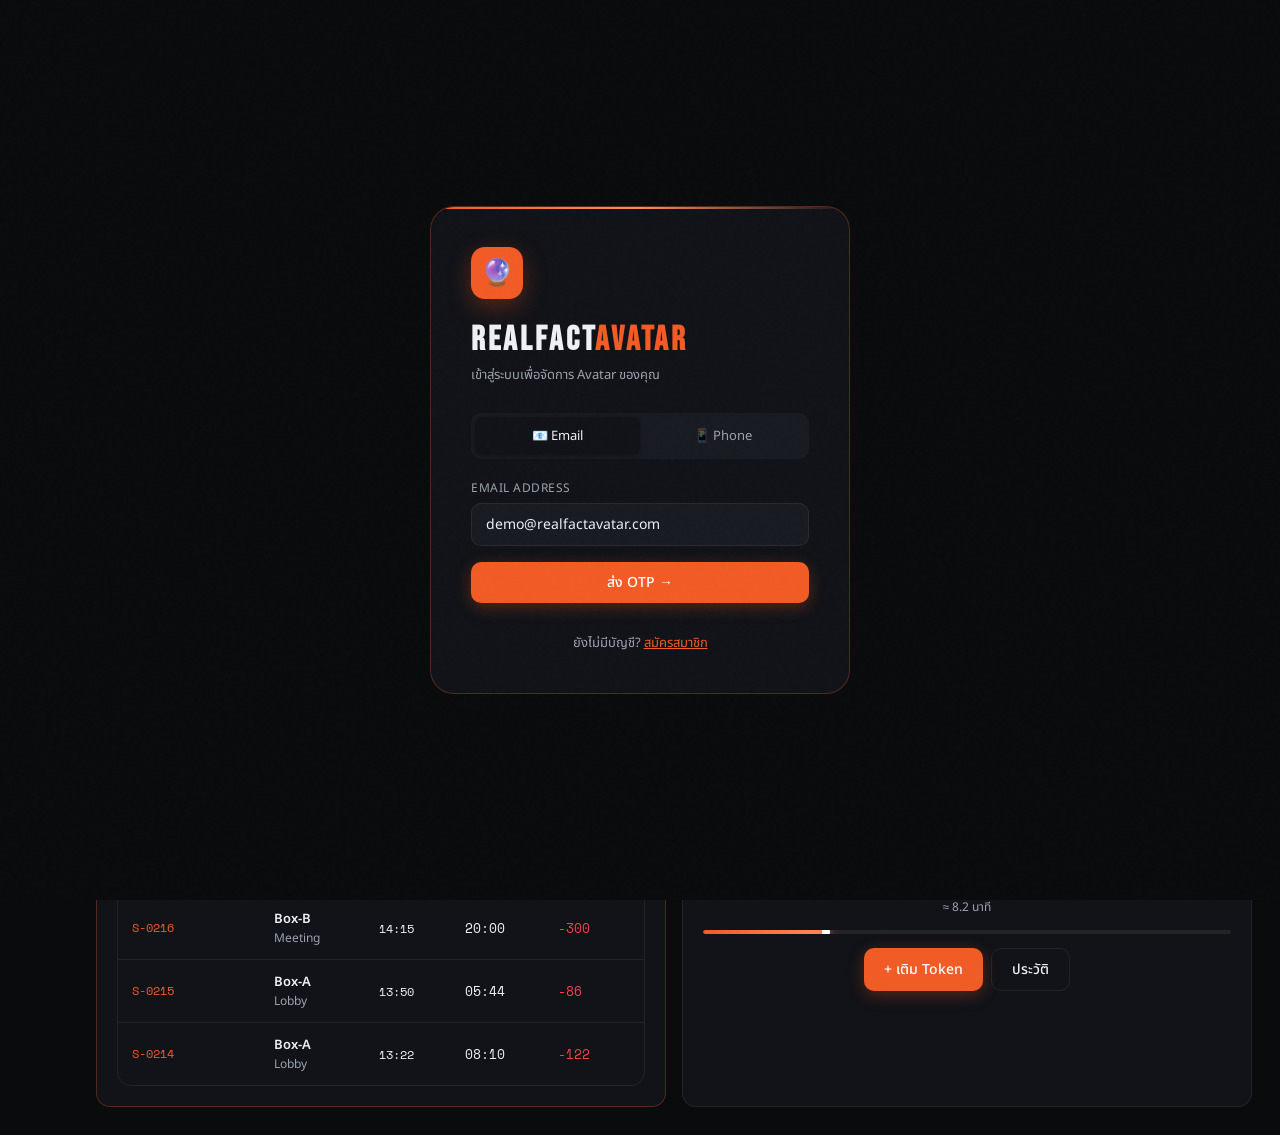
<file: avatar/realfactavatar-demo_1.html>
<!DOCTYPE html>
<html lang="th">
<head>
<meta charset="UTF-8">
<meta name="viewport" content="width=device-width, initial-scale=1.0">
<title>RealfactAvatar — User App</title>
<link rel="preconnect" href="https://fonts.googleapis.com">
<link rel="preconnect" href="https://fonts.gstatic.com" crossorigin>
<link href="https://fonts.googleapis.com/css2?family=Space+Mono:wght@400;700&family=Noto+Sans+Thai:wght@300;400;500;600;700&family=Bebas+Neue&display=swap" rel="stylesheet">
<link rel="stylesheet" href="https://cdnjs.cloudflare.com/ajax/libs/font-awesome/6.5.1/css/all.min.css">
<style>
  :root {
    --primary: #f15b26;
    --primary-dim: rgba(241,91,38,0.15);
    --primary-glow: rgba(241,91,38,0.35);
    --bg: #0a0b0d;
    --surface: #111318;
    --surface2: #181b22;
    --border: rgba(255,255,255,0.07);
    --border-accent: rgba(241,91,38,0.3);
    --text: #eef0f5;
    --text-muted: #9ca3af;
    --text-dim: #6b7280;
    --success: #22c55e;
    --warning: #f59e0b;
    --error: #ef4444;
    --font-heading: 'Bebas Neue', sans-serif;
    --font-mono: 'Space Mono', monospace;
    --font-body: 'Noto Sans Thai', sans-serif;
    --sw: 68px;
    --sw-open: 210px;
  }
  *,*::before,*::after{box-sizing:border-box;margin:0;padding:0}
  html{scroll-behavior:smooth}
  body{font-family:var(--font-body);background:var(--bg);color:var(--text);min-height:100vh;overflow-x:hidden}
  body::before{content:'';position:fixed;inset:0;background-image:url("data:image/svg+xml,%3Csvg viewBox='0 0 256 256' xmlns='http://www.w3.org/2000/svg'%3E%3Cfilter id='n'%3E%3CfeTurbulence type='fractalNoise' baseFrequency='0.9' numOctaves='4' stitchTiles='stitch'/%3E%3C/filter%3E%3Crect width='100%25' height='100%25' filter='url(%23n)' opacity='0.03'/%3E%3C/svg%3E");pointer-events:none;z-index:9999;opacity:.4}
  body::after{content:'';position:fixed;top:-200px;left:50%;transform:translateX(-50%);width:600px;height:400px;background:radial-gradient(ellipse,rgba(241,91,38,.12) 0%,transparent 70%);pointer-events:none;z-index:0}

  /* ===== LAYOUT ===== */
  .app-shell{display:flex;min-height:100vh;position:relative;z-index:1}

  /* ===== SIDEBAR ===== */
  .sidebar{
    width:var(--sw);background:var(--surface);border-right:1px solid var(--border);
    display:flex;flex-direction:column;align-items:center;padding:16px 0;
    position:fixed;top:0;left:0;height:100vh;z-index:100;
    transition:width .3s cubic-bezier(.4,0,.2,1);overflow:hidden;
  }
  .sidebar:not(.locked):hover{width:var(--sw-open)}
  .sidebar.locked{width:var(--sw-open)}
  .main{margin-left:var(--sw);transition:margin-left .3s cubic-bezier(.4,0,.2,1);flex:1;display:flex;flex-direction:column}
  .main.sb-locked{margin-left:var(--sw-open)}

  .sidebar-logo{width:36px;height:36px;background:var(--primary);border-radius:8px;display:flex;align-items:center;justify-content:center;flex-shrink:0;margin-bottom:6px;position:relative}
  .sidebar-logo::after{content:'';position:absolute;inset:-3px;border-radius:11px;border:1px solid var(--primary-glow);animation:pulse-border 2s ease-in-out infinite}
  @keyframes pulse-border{0%,100%{opacity:.4;transform:scale(1)}50%{opacity:1;transform:scale(1.05)}}
  .sidebar-logo svg{width:20px;height:20px;fill:white}

  .sidebar-brand{font-family:var(--font-heading);font-size:12px;letter-spacing:1.5px;color:var(--text-muted);white-space:nowrap;opacity:0;transition:opacity .2s .05s;margin-bottom:18px;padding:0 12px;width:100%;text-align:center}
  .sidebar.locked .sidebar-brand,.sidebar:not(.locked):hover .sidebar-brand{opacity:1}

  .nav-item{width:100%;display:flex;align-items:center;gap:14px;padding:11px 16px;cursor:pointer;border:none;background:none;color:var(--text-muted);transition:all .2s;border-left:2px solid transparent;text-align:left;font-family:var(--font-body);font-size:13px;white-space:nowrap}
  .nav-item:hover{color:var(--text);background:rgba(255,255,255,.04)}
  .nav-item.active{color:var(--primary);border-left-color:var(--primary);background:var(--primary-dim)}
  .nav-item svg{width:18px;height:18px;flex-shrink:0}
  .nav-label{opacity:0;transition:opacity .15s .08s}
  .sidebar.locked .nav-label,.sidebar:not(.locked):hover .nav-label{opacity:1}

  .sidebar-bottom{margin-top:auto;width:100%}
  .nav-divider{height:1px;background:var(--border);margin:8px 12px}

  .lock-btn{width:100%;display:flex;align-items:center;gap:14px;padding:11px 16px;cursor:pointer;border:none;background:none;color:var(--text-muted);font-family:var(--font-body);font-size:12px;white-space:nowrap;transition:all .2s}
  .lock-btn:hover{color:var(--text-muted);background:rgba(255,255,255,.03)}
  .lock-btn.is-locked{color:var(--primary)}
  .lock-btn svg{width:16px;height:16px;flex-shrink:0}
  .lock-label{opacity:0;transition:opacity .15s .08s}
  .sidebar.locked .lock-label,.sidebar:not(.locked):hover .lock-label{opacity:1}

  /* ===== TOPBAR ===== */
  .topbar{height:60px;background:rgba(17,19,24,.85);backdrop-filter:blur(20px);border-bottom:1px solid var(--border);display:flex;align-items:center;padding:0 28px;gap:16px;position:sticky;top:0;z-index:50}
  .topbar-title{font-family:var(--font-heading);font-size:22px;letter-spacing:2px}
  .topbar-title span{color:var(--primary)}
  .topbar-page{font-size:12px;color:var(--text-muted)}
  .topbar-right{margin-left:auto;display:flex;align-items:center;gap:12px}
  .wallet-chip{display:flex;align-items:center;gap:8px;background:var(--surface2);border:1px solid var(--border-accent);border-radius:20px;padding:6px 14px;font-size:13px;cursor:pointer;transition:all .2s}
  .wallet-chip:hover{border-color:var(--primary);background:var(--primary-dim)}
  .wallet-chip .ti{color:var(--primary);font-size:16px}
  .wallet-chip .ta{font-family:var(--font-mono);font-weight:700;color:var(--primary)}
  .wallet-chip .tl{color:var(--text-muted);font-size:12px}
  .alert-badge{width:36px;height:36px;background:var(--surface2);border:1px solid var(--border);border-radius:10px;display:flex;align-items:center;justify-content:center;cursor:pointer;position:relative;transition:all .2s}
  .alert-badge:hover{border-color:var(--primary)}
  .alert-badge .dot{width:7px;height:7px;background:var(--primary);border-radius:50%;position:absolute;top:6px;right:6px;animation:blink 1.5s ease-in-out infinite}
  @keyframes blink{0%,100%{opacity:1}50%{opacity:.3}}
  .user-av{width:36px;height:36px;background:linear-gradient(135deg,var(--primary),#ff8c5a);border-radius:50%;display:flex;align-items:center;justify-content:center;font-family:var(--font-mono);font-size:12px;font-weight:700;color:white;cursor:pointer}

  /* ===== TENANT SWITCHER ===== */
  .tenant-sw-wrap{position:relative}
  .tenant-sw-btn{display:flex;align-items:center;gap:10px;background:var(--surface);border:1px solid var(--border);border-radius:12px;padding:6px 12px;cursor:pointer;transition:all .2s;min-width:0}
  .tenant-sw-btn:hover,.tenant-sw-wrap.open .tenant-sw-btn{border-color:var(--primary)}
  .tenant-sw-icon{width:30px;height:30px;border-radius:8px;background:var(--primary-dim);border:1px solid var(--border-accent);display:flex;align-items:center;justify-content:center;flex-shrink:0}
  .tenant-sw-icon i{font-size:13px;color:var(--primary)}
  .tenant-sw-info{flex:1;min-width:0}
  .tenant-sw-name{font-size:13px;font-weight:600;color:var(--text);white-space:nowrap;overflow:hidden;text-overflow:ellipsis}

  .tenant-sw-chevron{font-size:10px;color:var(--text-muted);transition:transform .2s;flex-shrink:0}
  .tenant-sw-wrap.open .tenant-sw-chevron{transform:rotate(180deg)}
  .tenant-dd{display:none;position:absolute;top:calc(100% + 6px);left:0;min-width:100%;width:max-content;max-width:300px;background:var(--surface);border:1px solid var(--border);border-radius:12px;box-shadow:0 8px 30px rgba(0,0,0,.35);z-index:999;overflow:hidden;animation:td-in .15s ease-out;padding:6px}
  @keyframes td-in{from{opacity:0;transform:translateY(-6px)}to{opacity:1;transform:translateY(0)}}
  .tenant-sw-wrap.open .tenant-dd{display:block}
  .tenant-dd-item{display:flex;align-items:center;gap:10px;padding:9px 12px;border-radius:8px;cursor:pointer;transition:background .15s;border:1px solid transparent}
  .tenant-dd-item:hover{background:rgba(255,255,255,.04)}
  .tenant-dd-item.active{border-color:var(--primary);background:var(--primary-dim)}
  .tenant-dd-item .td-info{flex:1;min-width:0}
  .tenant-dd-item .td-name{font-size:13px;font-weight:600;color:var(--text);white-space:nowrap}
  .tenant-dd-item .td-sub{font-size:10px;color:var(--text-muted);white-space:nowrap}
  .tenant-dd-item .td-check{margin-left:auto;color:var(--primary);font-size:13px;opacity:0;flex-shrink:0}
  .tenant-dd-item.active .td-check{opacity:1}
  .tenant-dd-divider{height:1px;background:var(--border);margin:4px 0}
  .tenant-dd-action{display:flex;align-items:center;gap:8px;padding:9px 12px;border-radius:8px;cursor:pointer;transition:background .15s;font-size:12px;color:var(--text-muted);border:none;background:none;width:100%;text-align:left;font-family:inherit}
  .tenant-dd-action:hover{background:rgba(255,255,255,.04);color:var(--text)}

  /* ===== CONTENT ===== */
  .content{padding:28px;flex:1}
  .page{display:none}
  .page.active{display:block;animation:fadeIn .3s ease}
  @keyframes fadeIn{from{opacity:0;transform:translateY(8px)}to{opacity:1;transform:translateY(0)}}

  /* ===== COMMON ===== */
  .section-header{margin-bottom:24px;display:flex;align-items:flex-end;justify-content:space-between;gap:12px}
  .section-title{font-family:var(--font-heading);font-size:32px;letter-spacing:3px;line-height:1}
  .section-title .accent{color:var(--primary)}
  .section-sub{font-size:13px;color:var(--text-muted);margin-top:6px}

  .card{background:var(--surface);border:1px solid var(--border);border-radius:14px;padding:20px}
  .card-accent{background:var(--surface);border:1px solid var(--border-accent);border-radius:14px;padding:20px;position:relative;overflow:hidden}
  .card-accent::before{content:'';position:absolute;top:0;left:0;right:0;height:2px;background:linear-gradient(90deg,var(--primary),transparent)}

  .grid-2{display:grid;grid-template-columns:1fr 1fr;gap:16px}
  .grid-3{display:grid;grid-template-columns:repeat(3,1fr);gap:16px}
  .grid-4{display:grid;grid-template-columns:repeat(4,1fr);gap:16px}

  .stat-card{background:var(--surface);border:1px solid var(--border);border-radius:14px;padding:18px 20px;display:flex;flex-direction:column;gap:8px}
  .stat-label{font-size:12px;color:var(--text-muted);text-transform:uppercase;letter-spacing:1px}
  .stat-value{font-family:var(--font-mono);font-size:28px;font-weight:700;line-height:1}
  .stat-value.primary{color:var(--primary)}
  .stat-sub{font-size:12px;color:var(--text-muted)}
  .stat-icon{font-size:20px;margin-bottom:2px}

  .btn{display:inline-flex;align-items:center;justify-content:center;gap:8px;padding:10px 20px;border-radius:10px;font-size:14px;font-weight:500;cursor:pointer;border:none;font-family:var(--font-body);transition:all .2s}
  .btn-primary{background:var(--primary);color:white;box-shadow:0 4px 16px rgba(241,91,38,.3)}
  .btn-primary:hover{background:#d94f1e;transform:translateY(-1px);box-shadow:0 6px 20px rgba(241,91,38,.4)}
  .btn-outline{background:transparent;color:var(--text);border:1px solid var(--border)}
  .btn-outline:hover{border-color:var(--text-muted)}
  .btn-lg{padding:14px 28px;font-size:15px;border-radius:12px}
  .btn-sm{padding:6px 14px;font-size:12px;border-radius:8px}

  .chip{display:inline-flex;align-items:center;gap:4px;padding:3px 10px;border-radius:20px;font-size:12px;font-weight:500}
  .chip-orange{background:var(--primary-dim);color:var(--primary);border:1px solid var(--border-accent)}
  .chip-green{background:rgba(34,197,94,.1);color:var(--success);border:1px solid rgba(34,197,94,.2)}
  .chip-red{background:rgba(239,68,68,.1);color:var(--error);border:1px solid rgba(239,68,68,.2)}
  .chip-gray{background:var(--surface2);color:var(--text-muted);border:1px solid var(--border)}
  .chip-yellow{background:rgba(245,158,11,.1);color:var(--warning);border:1px solid rgba(245,158,11,.2)}
  .chip-blue{background:rgba(59,130,246,.15);color:#3b82f6;border:1px solid rgba(59,130,246,.2)}
  .chip-purple{background:rgba(139,92,246,.15);color:#8b5cf6;border:1px solid rgba(139,92,246,.2)}

  .status-badge{display:inline-flex;align-items:center;gap:5px;font-size:12px;padding:3px 10px;border-radius:20px;font-weight:500}
  .status-badge.online{background:rgba(34,197,94,.12);color:var(--success)}
  .status-badge.offline{background:rgba(75,85,99,.2);color:var(--text-muted)}
  .status-badge.session{background:rgba(241,91,38,.12);color:var(--primary)}
  .status-dot{width:6px;height:6px;border-radius:50%;background:currentColor}
  .status-badge.online .status-dot,.status-badge.session .status-dot{animation:blink 1.2s ease-in-out infinite}

  .tab-bar{display:flex;gap:4px;background:var(--surface2);padding:4px;border-radius:12px;width:fit-content;margin-bottom:24px}
  .tab-btn{padding:8px 18px;border-radius:9px;font-size:13px;cursor:pointer;border:none;background:transparent;color:var(--text-muted);font-family:var(--font-body);transition:all .2s}
  .tab-btn.active{background:var(--surface);color:var(--text);box-shadow:0 1px 4px rgba(0,0,0,.4)}

  .table-wrap{border:1px solid var(--border);border-radius:14px;overflow:hidden}
  table{width:100%;border-collapse:collapse}
  thead{background:var(--surface2)}
  th{padding:11px 14px;text-align:left;font-size:12px;text-transform:uppercase;letter-spacing:1px;color:var(--text-muted);font-weight:500;border-bottom:1px solid var(--border)}
  td{padding:12px 14px;font-size:13px;border-bottom:1px solid var(--border);vertical-align:middle}
  tbody tr:last-child td{border-bottom:none}
  tbody tr:hover{background:rgba(255,255,255,.02)}

  .amount-pos{color:var(--success);font-family:var(--font-mono);font-size:13px}
  .amount-neg{color:var(--error);font-family:var(--font-mono);font-size:13px}

  .form-label{display:block;font-size:12px;color:var(--text-muted);margin-bottom:6px;text-transform:uppercase;letter-spacing:.5px}
  .form-input{width:100%;padding:10px 14px;background:var(--surface2);border:1px solid var(--border);border-radius:10px;color:var(--text);font-size:14px;font-family:var(--font-body);transition:border-color .2s;outline:none}
  .form-input:focus{border-color:var(--primary)}

  .divider{height:1px;background:var(--border);margin:16px 0}
  .text-mono{font-family:var(--font-mono)}
  .mono,.font-mono{font-family:var(--font-mono)}
  .text-muted{color:var(--text-muted)}
  .text-primary{color:var(--primary)}
  .text-success{color:var(--success)}
  .text-xs{font-size:11px}
  .text-sm{font-size:12px}
  .font-600{font-weight:600}
  .font-700{font-weight:700}
  .flex{display:flex}
  .items-center{align-items:center}
  .justify-between{justify-content:space-between}
  .gap-8{gap:8px}.gap-12{gap:12px}.gap-16{gap:16px}
  .mb-4{margin-bottom:4px}.mb-8{margin-bottom:8px}.mb-12{margin-bottom:12px}
  .mb-10{margin-bottom:10px}.mb-14{margin-bottom:14px}.mb-16{margin-bottom:16px}.mb-20{margin-bottom:20px}.mb-24{margin-bottom:24px}

  /* ===== BANNERS ===== */
  .alert-banner{display:flex;align-items:center;gap:12px;background:rgba(245,158,11,.08);border:1px solid rgba(245,158,11,.2);border-radius:12px;padding:13px 18px;margin-bottom:20px}
  .alert-banner .ai{font-size:20px}
  .alert-banner .at{font-size:13px;flex:1}
  .alert-banner .at strong{color:var(--warning)}
  .demo-banner{background:linear-gradient(135deg,rgba(241,91,38,.1),rgba(241,91,38,.04));border:1px solid var(--border-accent);border-radius:14px;padding:16px 20px;display:flex;align-items:center;gap:16px;margin-bottom:24px}
  .demo-banner-icon{font-size:28px}
  .demo-banner-text h4{font-size:14px;font-weight:600;margin-bottom:3px}
  .demo-banner-text p{font-size:12px;color:var(--text-muted)}
  .demo-banner-amt{margin-left:auto;text-align:right}
  .demo-banner-amt .amount{font-family:var(--font-mono);font-size:24px;font-weight:700;color:var(--primary)}
  .demo-banner-amt .label{font-size:12px;color:var(--text-muted)}

  /* ===== DEVICE CARDS ===== */
  .device-card{background:var(--surface);border:1px solid var(--border);border-radius:16px;overflow:hidden;cursor:pointer;transition:all .25s;position:relative}
  .device-card:hover{border-color:var(--primary);transform:translateY(-2px);box-shadow:0 8px 32px rgba(241,91,38,.15)}
  .device-card.selected{border-color:var(--primary);box-shadow:0 0 0 1px var(--primary),0 8px 32px rgba(241,91,38,.2)}
  .device-card.offline{opacity:.55;cursor:default}
  .device-card.offline:hover{transform:none;box-shadow:none;border-color:var(--border)}
  .device-card-header{padding:16px;display:flex;align-items:flex-start;gap:12px}
  .device-thumb{width:52px;height:80px;background:var(--surface2);border-radius:8px;display:flex;align-items:center;justify-content:center;font-size:28px;flex-shrink:0;position:relative;overflow:hidden}
  .device-thumb.active-t{background:var(--primary-dim);border:1px solid var(--border-accent)}
  .device-thumb .scan{position:absolute;inset:0;background:linear-gradient(180deg,transparent 30%,rgba(241,91,38,.15) 100%);animation:scan 2.5s ease-in-out infinite}
  @keyframes scan{0%,100%{transform:translateY(100%)}50%{transform:translateY(-100%)}}
  .device-info{flex:1}
  .device-name{font-weight:600;font-size:14px;margin-bottom:2px}
  .device-model{font-size:12px;color:var(--text-muted)}
  .device-loc{font-size:12px;color:var(--text-muted);margin-top:2px}
  .device-card-footer{padding:11px 16px;border-top:1px solid var(--border);display:flex;align-items:center;justify-content:space-between;background:rgba(255,255,255,.015)}
  .session-count-badge{display:flex;align-items:center;gap:5px;font-size:12px;color:var(--text-muted)}
  .session-count-badge .scn{font-family:var(--font-mono);font-weight:700;color:var(--primary);font-size:13px}

  /* ===== SESSION PANEL ===== */
  .session-panel{background:var(--surface);border:1px solid var(--border-accent);border-radius:16px;padding:24px;position:relative;overflow:hidden}
  .session-panel::before{content:'';position:absolute;top:0;left:0;right:0;height:1px;background:linear-gradient(90deg,var(--primary),#ff8c5a,transparent)}
  .live-indicator{display:flex;align-items:center;gap:8px;font-size:12px;color:var(--primary);font-family:var(--font-mono);margin-bottom:14px}
  .live-dot{width:8px;height:8px;background:var(--primary);border-radius:50%;animation:blink .8s ease-in-out infinite}
  .session-timer{font-family:var(--font-heading);font-size:72px;letter-spacing:4px;line-height:1;margin-bottom:6px}
  .session-timer span{color:var(--primary)}
  .timer-track{height:4px;background:var(--border);border-radius:2px;overflow:hidden;margin-bottom:18px}
  .timer-fill{height:100%;background:linear-gradient(90deg,var(--primary),#ff8c5a);border-radius:2px;width:0%;transition:width .5s linear;position:relative}
  .timer-fill::after{content:'';position:absolute;right:0;top:50%;transform:translateY(-50%);width:8px;height:8px;background:white;border-radius:50%;box-shadow:0 0 8px var(--primary)}
  .session-meta-row{display:flex;justify-content:space-between;align-items:center;font-size:12px;color:var(--text-muted);margin-bottom:6px}
  .session-meta-row .val{color:var(--text);font-family:var(--font-mono)}

  .session-trigger{width:100%;padding:16px;background:var(--primary);color:white;border:none;border-radius:12px;font-size:15px;font-weight:600;font-family:var(--font-body);cursor:pointer;transition:all .2s;box-shadow:0 6px 24px rgba(241,91,38,.3);position:relative;overflow:hidden;display:flex;align-items:center;justify-content:center;gap:10px}
  .session-trigger::before{content:'';position:absolute;inset:0;background:linear-gradient(135deg,transparent 0%,rgba(255,255,255,.08) 100%)}
  .session-trigger:hover{background:#d94f1e;transform:translateY(-1px);box-shadow:0 8px 28px rgba(241,91,38,.4)}
  .session-trigger.stop{background:rgba(239,68,68,.85);box-shadow:0 6px 20px rgba(239,68,68,.3)}
  .session-trigger.stop:hover{background:rgba(239,68,68,1)}

  .standby-box{background:var(--surface2);border:1px solid var(--border);border-radius:12px;padding:14px 18px;margin-bottom:16px}
  .standby-row{display:flex;justify-content:space-between;font-size:13px;padding:4px 0}
  .standby-row .sl{color:var(--text-muted)}
  .standby-row .sv{font-family:var(--font-mono);color:var(--text)}

  .today-strip{background:var(--surface2);border:1px solid var(--border);border-radius:12px;padding:12px 16px;display:flex;align-items:center;justify-content:space-between;margin-bottom:14px}
  .today-strip .ts-label{font-size:12px;color:var(--text-muted)}
  .today-strip .ts-val{font-family:var(--font-mono);font-size:20px;color:var(--primary);font-weight:700}

  .session-mini-log{display:flex;flex-direction:column;gap:6px}
  .session-mini-row{display:flex;align-items:center;gap:10px;background:var(--surface2);border:1px solid var(--border);border-radius:8px;padding:8px 12px;font-size:12px}
  .session-mini-row .sid{font-family:var(--font-mono);color:var(--primary);font-size:12px;flex-shrink:0}
  .session-mini-row .stime{color:var(--text-muted);flex-shrink:0}
  .session-mini-row .sdur{font-family:var(--font-mono);flex-shrink:0}
  .session-mini-row .stok{color:var(--error);font-family:var(--font-mono);flex-shrink:0;margin-left:auto}

  /* ===== AVATAR CARDS ===== */
  .avatar-card{background:var(--surface);border:1px solid var(--border);border-radius:16px;overflow:hidden;cursor:pointer;transition:all .25s}
  .avatar-card:hover{border-color:rgba(255,255,255,.15);transform:translateY(-2px)}
  .avatar-card.selected{border-color:var(--primary);box-shadow:0 0 0 1px var(--primary)}
  .avatar-thumb{height:140px;background:var(--surface2);display:flex;align-items:center;justify-content:center;font-size:56px;position:relative;overflow:hidden}
  .avatar-thumb::after{content:'';position:absolute;bottom:0;left:0;right:0;height:60px;background:linear-gradient(transparent,var(--surface))}
  .suggested-badge{position:absolute;top:10px;right:10px;background:var(--primary);color:white;font-size:12px;font-weight:600;padding:3px 8px;border-radius:20px;letter-spacing:.5px;text-transform:uppercase}
  .avatar-body{padding:14px}
  .avatar-name{font-weight:600;font-size:14px;margin-bottom:4px}
  .avatar-meta{font-size:12px;color:var(--text-muted);display:flex;flex-direction:column;gap:3px}
  .avatar-rate{display:flex;align-items:center;justify-content:space-between;margin-top:10px;padding-top:10px;border-top:1px solid var(--border)}
  .preview-btn{font-size:12px;color:var(--text-muted);background:var(--surface2);border:1px solid var(--border);border-radius:6px;padding:4px 10px;cursor:pointer;transition:all .2s;font-family:var(--font-body)}
  .preview-btn:hover{border-color:var(--primary);color:var(--primary)}
  .avatar-meta > div{display:flex;align-items:center;gap:5px}
  .avatar-meta i{width:13px;color:var(--primary);opacity:.75;flex-shrink:0}

  /* ===== LOAD AVATAR MODAL ===== */
  .lm-avatar-summary{background:var(--surface2);border:1px solid var(--border-accent);border-radius:12px;padding:14px 16px;display:flex;align-items:center;gap:12px;margin-bottom:4px}
  .lm-avatar-emoji{font-size:30px;width:48px;height:48px;display:flex;align-items:center;justify-content:center;background:var(--surface);border-radius:10px;border:1px solid var(--border);flex-shrink:0}
  .lm-avatar-name{font-weight:600;font-size:15px;margin-bottom:6px}
  .lm-avatar-attrs{display:flex;flex-wrap:wrap;gap:5px 14px;font-size:12px;color:var(--text-muted)}
  .lm-avatar-attrs i{color:var(--primary);opacity:.8;width:13px}
  .lm-box-list{display:flex;flex-direction:column;gap:8px}
  .lm-box-row{padding:14px 16px;background:var(--surface2);border:1px solid var(--border);border-radius:12px;cursor:pointer;display:flex;align-items:flex-start;gap:12px;transition:all .2s}
  .lm-box-row:hover{border-color:var(--primary)}
  .lm-box-row.selected{border-color:var(--primary);background:var(--primary-dim)}
  .lm-box-radio{width:18px;height:18px;border:2px solid var(--border);border-radius:50%;position:relative;flex-shrink:0;margin-top:2px;transition:border-color .2s}
  .lm-box-row.selected .lm-box-radio{border-color:var(--primary)}
  .lm-box-row.selected .lm-box-radio::after{content:'';position:absolute;inset:3px;background:var(--primary);border-radius:50%}
  .lm-box-header{display:flex;align-items:center;gap:8px;margin-bottom:8px}
  .lm-box-name{font-weight:600;font-size:14px}
  .lm-box-details{display:grid;grid-template-columns:1fr 1fr;gap:5px;font-size:12px;color:var(--text-muted)}
  .lm-box-details i{width:13px;color:var(--primary);opacity:.75}

  /* ===== SETTINGS PAGE ===== */
  .settings-row{display:flex;align-items:flex-start;justify-content:space-between;gap:16px;padding:14px 0}
  .settings-row:first-child{padding-top:0}
  .settings-row:last-child{padding-bottom:0}
  .settings-label{font-size:12px;color:var(--text-muted);text-transform:uppercase;letter-spacing:.5px;margin-bottom:4px}
  .settings-value{font-size:14px;color:var(--text)}
  .settings-field{display:flex;flex-direction:column}
  .toggle-switch{position:relative;display:inline-block;width:42px;height:24px;flex-shrink:0}
  .toggle-switch input{opacity:0;width:0;height:0}
  .toggle-slider{position:absolute;inset:0;background:var(--border);border-radius:24px;cursor:pointer;transition:.2s}
  .toggle-slider::before{content:'';position:absolute;width:18px;height:18px;left:3px;top:3px;background:#fff;border-radius:50%;transition:.2s}
  .toggle-switch input:checked+.toggle-slider{background:var(--primary)}
  .toggle-switch input:checked+.toggle-slider::before{transform:translateX(18px)}
  .input-inline{background:var(--surface2);border:1px solid var(--border);border-radius:8px;color:var(--text);padding:6px 10px;font-family:var(--font-mono);font-size:13px;outline:none}
  .input-inline:focus{border-color:var(--primary)}

  /* ===== PACKAGE CARDS ===== */
  .package-card{background:var(--surface);border:1px solid var(--border);border-radius:16px;padding:22px;cursor:pointer;transition:all .25s;position:relative;overflow:hidden}
  .package-card:hover{border-color:var(--primary);transform:translateY(-2px)}
  .package-card.popular{border-color:var(--primary)}
  .package-card.popular::before{content:'';position:absolute;top:0;left:0;right:0;height:2px;background:linear-gradient(90deg,var(--primary),#ff8c5a)}
  .popular-tag{position:absolute;top:16px;right:16px;background:var(--primary);color:white;font-size:12px;font-weight:600;padding:3px 10px;border-radius:20px}
  .pkg-tokens{font-family:var(--font-mono);font-size:36px;font-weight:700;color:var(--primary)}
  .pkg-tokens-label{font-size:13px;color:var(--text-muted);margin-bottom:4px}
  .pkg-bonus{font-size:13px;color:var(--success);margin-bottom:8px}
  .pkg-duration{font-size:12px;color:var(--text-muted);margin-bottom:14px}
  .pkg-price-block{border-top:1px solid var(--border);padding-top:12px;margin-top:4px}
  .pkg-price-main{font-family:var(--font-mono);font-size:30px;font-weight:700;color:var(--text);line-height:1;margin-bottom:5px}
  .pkg-price-note{font-size:12px;color:var(--text-muted)}
  .pkg-buy-btn{display:block;width:100%;margin-top:12px;padding:9px 0;background:var(--primary);color:#fff;border:none;border-radius:10px;font-size:13px;font-weight:600;font-family:var(--font-body);cursor:pointer;opacity:0;transform:translateY(6px);transition:opacity .2s,transform .2s;pointer-events:none}
  .package-card:hover .pkg-buy-btn{opacity:1;transform:translateY(0);pointer-events:auto}
  .package-card.popular .pkg-buy-btn{opacity:1;transform:translateY(0);pointer-events:auto}
  .package-card.active{border-color:var(--success);background:linear-gradient(180deg,rgba(34,197,94,.06),transparent 60%)}
  .package-card.active::before{content:'';position:absolute;top:0;left:0;right:0;height:2px;background:var(--success)}
  .pkg-active-chip{position:absolute;top:14px;right:14px;font-size:10px;padding:3px 9px;border-radius:10px;background:rgba(34,197,94,.15);color:var(--success);border:1px solid rgba(34,197,94,.4);font-weight:600;letter-spacing:.5px;text-transform:uppercase}
  .plan-features{list-style:none;padding:0;margin:14px 0 0;font-size:12px;border-top:1px solid var(--border);padding-top:12px}
  .plan-features li{display:flex;align-items:center;gap:8px;padding:4px 0;color:var(--text-muted)}
  .plan-features li.yes{color:var(--text)}
  .plan-features li i{font-size:11px;width:12px;text-align:center}
  .plan-features li.yes i{color:var(--success)}
  .plan-features li.no i{color:var(--text-muted);opacity:.5}
  .pkg-plan-name{font-size:15px;font-weight:700;letter-spacing:1px;text-transform:uppercase;margin-bottom:10px;color:var(--text)}
  .pkg-plan-price{font-family:var(--font-mono);font-size:30px;font-weight:700;color:var(--primary);line-height:1}
  .pkg-plan-price-unit{font-size:12px;color:var(--text-muted);margin-left:4px}
  .pkg-plan-tokens{font-size:12px;color:var(--text-muted);margin-top:8px;padding:6px 10px;background:var(--surface2);border-radius:8px}
  .pkg-plan-tokens b{color:var(--primary);font-family:var(--font-mono)}

  /* ===== SECTION SEPARATOR ===== */
  .section-sep{display:flex;align-items:center;gap:16px;margin:28px 0 24px}
  .section-sep::before,.section-sep::after{content:'';flex:1;height:1px;background:var(--border)}
  .section-sep span{font-size:12px;color:var(--text-muted);text-transform:uppercase;letter-spacing:1.5px;white-space:nowrap}
  .wallet-section-hd{font-size:12px;color:var(--text-muted);text-transform:uppercase;letter-spacing:1px;font-weight:500;display:flex;align-items:center;gap:6px;margin-bottom:14px}

  /* ===== MODAL ===== */
  .modal-overlay{position:fixed;inset:0;background:rgba(0,0,0,.75);backdrop-filter:blur(10px);z-index:1000;display:none;align-items:center;justify-content:center;padding:20px}
  .modal-overlay.open{display:flex;animation:fadeIn .2s ease}
  .modal{background:var(--surface);border:1px solid var(--border-accent);border-radius:20px;padding:28px;width:100%;max-width:440px;position:relative}
  .modal-title{font-family:var(--font-heading);font-size:26px;letter-spacing:2px;margin-bottom:4px}
  .modal-sub{font-size:13px;color:var(--text-muted);margin-bottom:22px}
  .modal-close{position:absolute;top:16px;right:16px;width:32px;height:32px;background:var(--surface2);border:1px solid var(--border);border-radius:8px;cursor:pointer;display:flex;align-items:center;justify-content:center;color:var(--text-muted);font-size:18px;line-height:1;transition:all .2s;z-index:2}
  .pay-step-dot{width:22px;height:22px;border-radius:50%;background:var(--surface2);border:1px solid var(--border);display:flex;align-items:center;justify-content:center;font-size:11px;font-weight:700;color:var(--text-muted);flex-shrink:0}
  .pay-step-dot.active{background:var(--primary);border-color:var(--primary);color:#fff}
  .pay-step-dot.done{background:var(--success);border-color:var(--success);color:#fff}
  .modal-close:hover{border-color:var(--error);color:var(--error)}
  .summary-box{background:var(--surface2);border:1px solid var(--border);border-radius:12px;padding:16px;margin-bottom:20px}
  .summary-row{display:flex;justify-content:space-between;align-items:center;font-size:13px;padding:5px 0}
  .summary-row .sl{color:var(--text-muted)}
  .summary-row .sv{font-family:var(--font-mono);color:var(--text)}
  .summary-row.total{font-weight:600;font-size:15px;padding-top:10px;border-top:1px solid var(--border);margin-top:6px}
  .summary-row.total .sv{color:var(--primary)}
  .payment-methods{display:flex;flex-direction:column;gap:10px;margin-bottom:20px}
  .pay-method{padding:14px 16px;background:var(--surface2);border:1px solid var(--border);border-radius:12px;cursor:pointer;display:flex;align-items:center;gap:12px;transition:all .2s;font-size:14px}
  .pay-method:hover{border-color:var(--primary)}
  .pay-method.selected{border-color:var(--primary);background:var(--primary-dim)}
  .pay-method-icon{font-size:22px;width:32px;text-align:center}
  .pay-method-name{font-weight:500}
  .pay-method-desc{font-size:12px;color:var(--text-muted)}
  .pay-method-radio{margin-left:auto;width:18px;height:18px;border:2px solid var(--border);border-radius:50%;position:relative;flex-shrink:0}
  .pay-method.selected .pay-method-radio{border-color:var(--primary)}
  .pay-method.selected .pay-method-radio::after{content:'';position:absolute;inset:3px;background:var(--primary);border-radius:50%}

  /* ===== RECEIPT ===== */
  .receipt-card{background:var(--surface);border:1px solid var(--border);border-radius:16px;overflow:hidden;max-width:400px}
  .receipt-header{background:var(--primary);padding:20px;text-align:center}
  .receipt-header .logo-text{font-family:var(--font-heading);font-size:22px;letter-spacing:4px;color:white}
  .receipt-header .receipt-type{font-size:12px;color:rgba(255,255,255,.9);letter-spacing:2px;text-transform:uppercase;margin-top:2px}
  .receipt-body{padding:20px}
  .receipt-row{display:flex;justify-content:space-between;font-size:13px;padding:6px 0;border-bottom:1px dashed var(--border)}
  .receipt-row:last-child{border-bottom:none}
  .receipt-row .rl{color:var(--text-muted)}
  .receipt-row .rv{color:var(--text);font-family:var(--font-mono)}
  .receipt-total{background:var(--surface2);margin:16px -20px -20px;padding:16px 20px;display:flex;justify-content:space-between;align-items:center}
  .receipt-total-label{font-weight:600}
  .receipt-total-value{font-family:var(--font-mono);font-size:20px;color:var(--primary);font-weight:700}

  /* ===== INVOICE ===== */
  .inv-card{background:var(--surface);border:1px solid var(--border);border-radius:16px;overflow:hidden;width:100%;max-width:600px}
  .inv-head{padding:20px 24px;display:flex;justify-content:space-between;align-items:flex-start;background:var(--surface2);border-bottom:2px solid var(--primary)}
  .inv-brand-name{font-family:var(--font-heading);font-size:22px;letter-spacing:3px;color:var(--primary);margin-bottom:6px}
  .inv-brand-sub{font-size:12px;color:var(--text-muted);line-height:1.7}
  .inv-doc-info{text-align:right}
  .inv-doc-title{font-family:var(--font-heading);font-size:20px;letter-spacing:2px;color:var(--text)}
  .inv-doc-num{font-family:var(--font-mono);font-size:13px;color:var(--primary);margin-top:4px}
  .inv-doc-date{font-size:12px;color:var(--text-muted);margin-top:2px}
  .inv-parties{display:grid;grid-template-columns:1fr 1fr;border-bottom:1px solid var(--border)}
  .inv-party{padding:14px 24px}
  .inv-party+.inv-party{border-left:1px solid var(--border)}
  .inv-party-label{font-size:11px;color:var(--text-muted);text-transform:uppercase;letter-spacing:1px;margin-bottom:6px;font-weight:600}
  .inv-party-name{font-weight:600;font-size:13px;margin-bottom:3px}
  .inv-party-detail{font-size:12px;color:var(--text-muted);line-height:1.7}
  .inv-items{width:100%;border-collapse:collapse}
  .inv-items th{background:var(--surface2);padding:10px 16px;font-size:12px;font-weight:600;color:var(--text-muted);border-bottom:1px solid var(--border);text-align:left}
  .inv-items td{padding:14px 16px;font-size:13px;border-bottom:1px solid var(--border);vertical-align:top}
  .inv-items tbody tr:last-child td{border-bottom:none}
  .inv-item-name{font-weight:600;margin-bottom:3px}
  .inv-item-desc{font-size:12px;color:var(--text-muted)}
  .inv-summary{padding:14px 24px;display:flex;justify-content:flex-end;background:var(--surface2)}
  .inv-summary-table{width:260px}
  .inv-summary-row{display:flex;justify-content:space-between;font-size:13px;padding:4px 0}
  .inv-summary-row .isl{color:var(--text-muted)}
  .inv-summary-row .isv{font-family:var(--font-mono)}
  .inv-summary-total{display:flex;justify-content:space-between;font-size:15px;font-weight:700;padding:10px 0 4px;border-top:2px solid var(--border);margin-top:6px}
  .inv-summary-total .isl{color:var(--text)}
  .inv-summary-total .isv{color:var(--primary);font-family:var(--font-mono)}
  .inv-footer{padding:12px 24px;border-top:1px solid var(--border);display:flex;justify-content:space-between;align-items:center;background:rgba(241,91,38,.04)}
  .inv-footer-item{font-size:12px;color:var(--text-muted);line-height:1.7}
  .inv-footer-item strong{color:var(--text)}
  .inv-card.in-modal{max-width:none}
  .inv-status-banner{padding:12px 16px;border-radius:10px;margin-bottom:14px;font-size:13px;display:flex;align-items:center;gap:10px;font-weight:600}
  .inv-status-banner.paid{background:rgba(34,197,94,.08);border:1px solid rgba(34,197,94,.3);color:var(--success)}
  .inv-status-banner.pending{background:rgba(245,158,11,.08);border:1px solid rgba(245,158,11,.3);color:#f59e0b}
  .inv-status-banner.demo{background:rgba(241,91,38,.06);border:1px solid var(--border-accent);color:var(--primary)}
  .inv-status-banner i{font-size:18px}
  .inv-paid-details{display:grid;grid-template-columns:1fr 1fr;gap:14px;padding:14px 16px;background:var(--surface2);border:1px solid var(--border);border-radius:10px;margin-bottom:14px}
  .inv-pd-label{font-size:11px;color:var(--text-muted);text-transform:uppercase;letter-spacing:.5px;margin-bottom:3px}
  .inv-pd-value{font-size:13px;font-weight:600}
  .inv-pd-value.mono{font-family:var(--font-mono)}
  .inv-slip-section-label{font-size:11px;color:var(--text-muted);text-transform:uppercase;letter-spacing:.5px;margin:14px 0 8px;font-weight:600}
  .inv-slip-file{display:flex;align-items:center;gap:14px;padding:14px 16px;background:var(--surface2);border:1px solid var(--border);border-radius:10px;margin-bottom:14px}
  .inv-slip-file-icon{width:42px;height:42px;border-radius:9px;background:var(--surface);border:1px solid var(--border);display:flex;align-items:center;justify-content:center;color:var(--text-muted);font-size:18px;flex-shrink:0}
  .inv-slip-file-info{flex:1;min-width:0}
  .inv-slip-file-name{font-size:13px;font-weight:600;color:var(--text);white-space:nowrap;overflow:hidden;text-overflow:ellipsis}
  .inv-slip-file-meta{font-size:11px;color:var(--text-muted);margin-top:2px}

  /* ===== BURN CHART ===== */
  .burn-chart{background:var(--surface);border:1px solid var(--border);border-radius:12px;padding:14px 18px;margin-bottom:20px}
  .burn-chart-title{font-size:12px;color:var(--text-muted);text-transform:uppercase;letter-spacing:1px;margin-bottom:10px;font-weight:500}
  .burn-bar-row{display:flex;align-items:center;gap:10px;margin-bottom:7px;font-size:12px}
  .burn-bar-row:last-child{margin-bottom:0}
  .burn-bar-label{color:var(--text-muted);width:140px;flex-shrink:0}
  .burn-bar-track{flex:1;height:8px;background:var(--surface2);border-radius:4px;overflow:hidden}
  .burn-bar-fill{height:100%;background:var(--primary);border-radius:4px}
  .burn-bar-val{font-family:var(--font-mono);font-size:12px;color:var(--text);flex-shrink:0;min-width:72px;text-align:right}
  .burn-bar-sessions{font-family:var(--font-mono);font-size:12px;color:var(--text-muted);flex-shrink:0;min-width:64px;text-align:right}
  .burn-bar-status{flex-shrink:0;min-width:70px;text-align:right}
  @media print{
    .sidebar,.topbar,.demo-banner,.modal-overlay{display:none!important}
    .main{margin:0!important}
    .content{padding:20px!important}
    .page:not(#page-receipt){display:none!important}
    #page-receipt{display:block!important}
    .section-header button{display:none!important}
    .inv-card{border:1px solid #ccc!important;border-radius:0!important}
    .inv-head,.inv-parties,.inv-summary,.inv-footer{background:#f5f5f5!important}
    body,html,.app-shell,.main,.content{background:#fff!important}
  }

  /* ===== LOGIN ===== */
  .login-screen{min-height:100vh;display:flex;align-items:center;justify-content:center;position:fixed;inset:0;z-index:500;background:var(--bg);animation:fadeIn .4s ease;overflow-y:auto;padding:20px 0}
  .login-screen.hidden{display:none}
  .login-box{background:var(--surface);border:1px solid var(--border-accent);border-radius:24px;padding:40px;width:100%;max-width:420px;position:relative;overflow:hidden}
  .login-box::before{content:'';position:absolute;top:0;left:0;right:0;height:2px;background:linear-gradient(90deg,var(--primary),#ff8c5a,transparent)}
  .login-logo{width:52px;height:52px;background:var(--primary);border-radius:14px;display:flex;align-items:center;justify-content:center;font-size:26px;margin-bottom:20px;box-shadow:0 8px 24px rgba(241,91,38,.3)}
  .login-title{font-family:var(--font-heading);font-size:34px;letter-spacing:3px;margin-bottom:5px}
  .login-sub{font-size:13px;color:var(--text-muted);margin-bottom:28px}
  .tab-switch{display:flex;background:var(--surface2);border-radius:10px;padding:4px;margin-bottom:20px}
  .tab-switch-btn{flex:1;padding:9px;border:none;border-radius:7px;font-size:13px;cursor:pointer;background:transparent;color:var(--text-muted);font-family:var(--font-body);transition:all .2s}
  .tab-switch-btn.active{background:var(--surface);color:var(--text);box-shadow:0 1px 4px rgba(0,0,0,.3)}
  .form-group{margin-bottom:16px}
  .otp-inputs{display:flex;gap:6px;margin:14px 0;width:100%}
  .otp-input{flex:1;min-width:0;aspect-ratio:1;background:var(--surface2);border:1px solid var(--border);border-radius:10px;text-align:center;font-size:clamp(14px,4.5vw,20px);font-family:var(--font-mono);color:var(--text);outline:none;transition:border-color .2s;padding:0}
  .otp-input:focus{border-color:var(--primary)}
  @media(max-width:480px){.login-box{padding:28px 20px}}
  .reg-box{background:var(--surface);border:1px solid var(--border-accent);border-radius:24px;padding:40px;width:500px;max-width:calc(100vw - 32px);box-sizing:border-box;position:relative;overflow:hidden;margin:auto}
  .reg-box::before{content:'';position:absolute;top:0;left:0;right:0;height:2px;background:linear-gradient(90deg,var(--primary),#ff8c5a,transparent)}
  .reg-field{display:flex;align-items:center;gap:10px;background:var(--surface2);border:1px solid var(--border);border-radius:10px;padding:0 14px;transition:border-color .2s}
  .reg-field:focus-within{border-color:var(--primary)}
  .reg-field i{color:var(--text-dim);font-size:13px;flex-shrink:0}
  .reg-field input{flex:1;background:none;border:none;outline:none;color:var(--text);font-size:14px;font-family:var(--font-body);padding:11px 0}
  .reg-field input::placeholder{color:var(--text-dim)}
  .reg-field .eye-btn{background:none;border:none;color:var(--text-dim);cursor:pointer;padding:0;font-size:13px;line-height:1}
  .reg-logo{display:flex;flex-direction:column;align-items:center;margin-bottom:24px}
  .reg-logo-icon{width:56px;height:56px;background:var(--primary);border-radius:16px;display:flex;align-items:center;justify-content:center;font-size:26px;font-family:var(--font-heading);font-weight:700;color:white;letter-spacing:-1px;margin-bottom:8px;box-shadow:0 8px 24px rgba(241,91,38,.3)}
  .reg-logo-text{font-family:var(--font-heading);font-size:18px;letter-spacing:2px;color:var(--text)}
  .reg-pdpa{display:flex;align-items:flex-start;gap:10px;margin:4px 0 20px}
  .reg-pdpa input[type=checkbox]{margin-top:2px;accent-color:var(--primary);cursor:pointer;flex-shrink:0}
  .reg-pdpa label{font-size:12px;color:var(--text-muted);line-height:1.5;cursor:pointer}
  .reg-pdpa a{color:var(--primary);text-decoration:underline}

  ::-webkit-scrollbar{width:5px}
  ::-webkit-scrollbar-track{background:var(--bg)}
  ::-webkit-scrollbar-thumb{background:var(--border);border-radius:3px}
  ::-webkit-scrollbar-thumb:hover{background:var(--text-muted)}

  /* ===== LIGHT MODE ===== */
  body.light-mode {
    --bg: #f0f2f7;
    --surface: #ffffff;
    --surface2: #e8ebf2;
    --border: rgba(0,0,0,0.10);
    --border-accent: rgba(241,91,38,0.25);
    --text: #1a1d23;
    --text-muted: #6b7280;
    --text-dim: #9ca3af;
    --primary-dim: rgba(241,91,38,0.10);
  }
  body.light-mode::before{opacity:.08}
  body.light-mode::after{background:radial-gradient(ellipse,rgba(241,91,38,.06) 0%,transparent 70%)}
  body.light-mode .topbar{background:rgba(255,255,255,.92);border-bottom-color:rgba(0,0,0,.10)}
  body.light-mode .nav-item:hover{background:rgba(0,0,0,.04)}
  body.light-mode .lock-btn:hover{background:rgba(0,0,0,.03)}
  body.light-mode tbody tr:hover{background:rgba(0,0,0,.03)}
  body.light-mode .device-card-footer{background:rgba(0,0,0,.02)}
  body.light-mode .avatar-card:hover{border-color:rgba(0,0,0,.18)}
  body.light-mode .tab-btn.active{box-shadow:0 1px 4px rgba(0,0,0,.15)}
  body.light-mode .tab-switch-btn.active{box-shadow:0 1px 4px rgba(0,0,0,.12)}
  body.light-mode .modal-overlay{background:rgba(0,0,0,.55)}
  body.light-mode .device-card:hover{box-shadow:0 8px 32px rgba(241,91,38,.1)}
  body.light-mode .device-card.selected{box-shadow:0 0 0 1px var(--primary),0 8px 32px rgba(241,91,38,.12)}
  body.light-mode .login-screen{background:var(--bg)}
  body.light-mode .table-wrap{background:var(--surface)}
  body.light-mode td{background:var(--surface)}
  body.light-mode tbody tr:hover td{background:rgba(0,0,0,.03)}
  body.light-mode thead tr th{background:var(--surface)}
  body.light-mode .inv-head{background:var(--surface)}
  body.light-mode .inv-summary{background:var(--surface)}
  body.light-mode .receipt-total{background:var(--surface)}

  .theme-toggle-btn{width:36px;height:36px;background:var(--surface2);border:1px solid var(--border);border-radius:10px;display:flex;align-items:center;justify-content:center;cursor:pointer;font-size:16px;transition:all .2s;flex-shrink:0;line-height:1}
  .theme-toggle-btn:hover{border-color:var(--primary)}
</style>
</head>
<body>

<!-- ===== LOGIN ===== -->
<div class="login-screen" id="loginScreen">
  <div class="login-box">
    <div class="login-logo">🔮</div>
    <h1 class="login-title">REALFACT<span style="color:var(--primary)">AVATAR</span></h1>
    <p class="login-sub">เข้าสู่ระบบเพื่อจัดการ Avatar ของคุณ</p>
    <div class="tab-switch">
      <button class="tab-switch-btn active" onclick="setLoginTab('email',this)">📧 Email</button>
      <button class="tab-switch-btn" onclick="setLoginTab('phone',this)">📱 Phone</button>
    </div>
    <div id="loginTabEmail">
      <div class="form-group">
        <label class="form-label">Email Address</label>
        <input type="email" class="form-input" placeholder="you@example.com" value="demo@realfactavatar.com">
      </div>
    </div>
    <div id="loginTabPhone" style="display:none">
      <div class="form-group">
        <label class="form-label">Phone Number</label>
        <input type="tel" class="form-input" placeholder="08x-xxx-xxxx">
      </div>
    </div>
    <button class="btn btn-primary" style="width:100%;margin-bottom:12px" onclick="showOTP()">ส่ง OTP →</button>
    <div id="otpSection" style="display:none">
      <label class="form-label">กรอก OTP 6 หลัก</label>
      <div class="otp-inputs">
        <input class="otp-input" maxlength="1" value="3">
        <input class="otp-input" maxlength="1" value="8">
        <input class="otp-input" maxlength="1" value="9">
        <input class="otp-input" maxlength="1" value="1">
        <input class="otp-input" maxlength="1" value="2">
        <input class="otp-input" maxlength="1" value="4">
      </div>
      <p class="text-muted text-sm mb-16">OTP หมดอายุใน <strong style="color:var(--primary)">04:32</strong> · <a href="#" style="color:var(--primary)">ส่งใหม่</a></p>
      <button class="btn btn-primary" style="width:100%" onclick="doLogin()">✅ ยืนยัน OTP เข้าสู่ระบบ</button>
    </div>
    <p style="text-align:center;margin-top:18px;font-size:13px;color:var(--text-muted)">ยังไม่มีบัญชี? <a href="#" style="color:var(--primary);text-decoration:underline" onclick="showRegister();return false">สมัครสมาชิก</a></p>
  </div>
</div>

<!-- ===== REGISTER SCREEN ===== -->
<div class="login-screen hidden" id="registerScreen">
  <div class="reg-box">
    <div class="reg-logo">
      <div class="reg-logo-icon">{R}</div>
      <div class="reg-logo-text">Realfact</div>
    </div>
    <p style="font-size:13px;color:var(--text-muted);margin-bottom:20px">สร้างบัญชีใหม่</p>

    <!-- ข้อมูลส่วนตัว -->
    <p style="font-size:12px;font-weight:600;color:var(--text);margin-bottom:12px">ข้อมูลส่วนตัว</p>
    <div style="display:grid;grid-template-columns:1fr 1fr;gap:12px">
      <div class="form-group" style="margin-bottom:0">
        <label class="form-label" style="font-size:11px">ชื่อ</label>
        <div class="reg-field">
          <i class="fa-solid fa-user"></i>
          <input type="text" id="reg-firstname" placeholder="ชื่อ">
        </div>
      </div>
      <div class="form-group" style="margin-bottom:0">
        <label class="form-label" style="font-size:11px">นามสกุล</label>
        <div class="reg-field">
          <i class="fa-solid fa-user"></i>
          <input type="text" id="reg-lastname" placeholder="นามสกุล">
        </div>
      </div>
    </div>
    <div class="form-group" style="margin-top:16px">
      <label class="form-label" style="font-size:11px">ชื่อที่แสดง</label>
      <div class="reg-field">
        <i class="fa-solid fa-circle-user"></i>
        <input type="text" id="reg-displayname" placeholder="กรอกชื่อที่ต้องการแสดง">
      </div>
    </div>
    <div class="form-group">
      <label class="form-label" style="font-size:11px">เบอร์โทร</label>
      <div class="reg-field">
        <i class="fa-solid fa-phone"></i>
        <input type="tel" id="reg-phone" placeholder="08x-xxx-xxxx">
      </div>
    </div>

    <hr style="border:none;border-top:1px solid var(--border);margin:20px 0">

    <!-- ข้อมูลบริษัท -->
    <p style="font-size:12px;font-weight:600;color:var(--text);margin-bottom:12px">ข้อมูลบริษัท</p>
    <div class="form-group">
      <label class="form-label" style="font-size:11px">ชื่อบริษัท</label>
      <div class="reg-field">
        <i class="fa-solid fa-building"></i>
        <input type="text" id="reg-company" placeholder="กรอกชื่อบริษัท">
      </div>
    </div>
    <div class="form-group">
      <label class="form-label" style="font-size:11px">เลขประจำตัวผู้เสียภาษี</label>
      <div class="reg-field">
        <i class="fa-solid fa-hashtag"></i>
        <input type="text" id="reg-taxid" placeholder="กรอกเลขประจำตัวผู้เสียภาษี" maxlength="13">
      </div>
    </div>

    <hr style="border:none;border-top:1px solid var(--border);margin:20px 0">

    <!-- อีเมลและรหัสผ่าน -->
    <p style="font-size:12px;font-weight:600;color:var(--text);margin-bottom:12px">อีเมลและรหัสผ่าน</p>
    <div class="form-group">
      <label class="form-label" style="font-size:11px">อีเมล</label>
      <div class="reg-field">
        <i class="fa-solid fa-envelope"></i>
        <input type="email" id="reg-email" placeholder="กรอกอีเมลของคุณ">
      </div>
    </div>
    <div class="form-group">
      <label class="form-label" style="font-size:11px">รหัสผ่าน</label>
      <div class="reg-field">
        <i class="fa-solid fa-lock"></i>
        <input type="password" id="reg-password" placeholder="อย่างน้อย 8 ตัวอักษร">
        <button class="eye-btn" type="button" onclick="toggleRegPass('reg-password',this)"><i class="fa-solid fa-eye"></i></button>
      </div>
    </div>
    <div class="form-group">
      <label class="form-label" style="font-size:11px">ยืนยันรหัสผ่าน</label>
      <div class="reg-field">
        <i class="fa-solid fa-lock"></i>
        <input type="password" id="reg-password2" placeholder="กรอกรหัสผ่านอีกครั้ง">
        <button class="eye-btn" type="button" onclick="toggleRegPass('reg-password2',this)"><i class="fa-solid fa-eye"></i></button>
      </div>
    </div>

    <div class="reg-pdpa">
      <input type="checkbox" id="reg-pdpa">
      <label for="reg-pdpa">ข้าพเจ้ายอมรับ<a href="#">นโยบายความเป็นส่วนตัว</a>และยินยอมให้ประมวลผลข้อมูลตาม พ.ร.บ. คุ้มครองข้อมูลส่วนบุคคล (PDPA)</label>
    </div>

    <button class="btn btn-primary" style="width:100%;margin-bottom:16px" onclick="doRegister()">สมัครสมาชิก</button>
    <p style="text-align:center;font-size:13px;color:var(--text-muted)">มีบัญชีอยู่แล้ว? <a href="#" style="color:var(--primary);text-decoration:underline" onclick="showLogin();return false">เข้าสู่ระบบ</a></p>
  </div>
</div>

<!-- ===== APP SHELL ===== -->
<div class="app-shell">

  <!-- ===== SIDEBAR ===== -->
  <nav class="sidebar" id="sidebar">
    <div class="sidebar-logo">
      <svg viewBox="0 0 24 24"><path d="M12 2L2 7l10 5 10-5-10-5zM2 17l10 5 10-5M2 12l10 5 10-5"/></svg>
    </div>
    <div class="sidebar-brand">REALFACT<span style="color:var(--primary)">AVATAR</span></div>

    <button class="nav-item active" onclick="showPage('dashboard',this)">
      <svg viewBox="0 0 24 24" fill="none" stroke="currentColor" stroke-width="2"><rect x="3" y="3" width="7" height="7"/><rect x="14" y="3" width="7" height="7"/><rect x="14" y="14" width="7" height="7"/><rect x="3" y="14" width="7" height="7"/></svg>
      <span class="nav-label">Dashboard</span>
    </button>
    <button class="nav-item" onclick="showPage('devices',this)">
      <svg viewBox="0 0 24 24" fill="none" stroke="currentColor" stroke-width="2"><rect x="2" y="3" width="20" height="14" rx="2"/><path d="M8 21h8M12 17v4"/></svg>
      <span class="nav-label">Devices</span>
    </button>
    <button class="nav-item" onclick="showPage('avatars',this)">
      <svg viewBox="0 0 24 24" fill="none" stroke="currentColor" stroke-width="2"><circle cx="12" cy="8" r="4"/><path d="M4 20c0-4 3.6-7 8-7s8 3 8 7"/></svg>
      <span class="nav-label">Avatar Presets</span>
    </button>
    <button class="nav-item" onclick="showPage('wallet',this)">
      <svg viewBox="0 0 24 24" fill="none" stroke="currentColor" stroke-width="2"><rect x="1" y="6" width="22" height="16" rx="2"/><path d="M1 10h22"/><circle cx="17" cy="15" r="2"/></svg>
      <span class="nav-label">Wallet & Package</span>
    </button>
    <button class="nav-item" onclick="showPage('history',this)">
      <svg viewBox="0 0 24 24" fill="none" stroke="currentColor" stroke-width="2"><circle cx="12" cy="12" r="10"/><path d="M12 6v6l4 2"/></svg>
      <span class="nav-label">Session History</span>
    </button>
    <button class="nav-item" onclick="showPage('receipt',this)">
      <svg viewBox="0 0 24 24" fill="none" stroke="currentColor" stroke-width="2"><path d="M14 2H6a2 2 0 0 0-2 2v16a2 2 0 0 0 2 2h12a2 2 0 0 0 2-2V8z"/><polyline points="14 2 14 8 20 8"/><line x1="16" y1="13" x2="8" y2="13"/><line x1="16" y1="17" x2="8" y2="17"/></svg>
      <span class="nav-label">Billing</span>
    </button>

    <button class="nav-item" onclick="showPage('settings',this)">
      <i class="fa-solid fa-gear" style="font-size:18px"></i>
      <span class="nav-label">Settings</span>
    </button>

    <div class="sidebar-bottom">
      <div class="nav-divider"></div>
      <button class="lock-btn" id="lockBtn" onclick="toggleSidebarLock()">
        <svg id="lockIcon" viewBox="0 0 24 24" fill="none" stroke="currentColor" stroke-width="2">
          <rect x="3" y="11" width="18" height="11" rx="2" ry="2"/>
          <path d="M7 11V7a5 5 0 0 1 10 0v4"/>
        </svg>
        <span class="lock-label" id="lockLabel">ล็อก Sidebar</span>
      </button>
      <button class="nav-item" style="color:var(--text-muted)" onclick="doLogout()">
        <svg viewBox="0 0 24 24" fill="none" stroke="currentColor" stroke-width="2"><path d="M9 21H5a2 2 0 0 1-2-2V5a2 2 0 0 1 2-2h4"/><polyline points="16 17 21 12 16 7"/><line x1="21" y1="12" x2="9" y2="12"/></svg>
        <span class="nav-label">Logout</span>
      </button>
    </div>
  </nav>

  <!-- ===== MAIN ===== -->
  <div class="main" id="mainArea">

    <div class="topbar">
      <span class="topbar-title">REALFACT<span>AVATAR</span></span>
      <span class="topbar-page" id="topbarPageName">DASHBOARD</span>
      <div class="topbar-right">
        <!-- Tenant Switcher -->
        <div class="tenant-sw-wrap" id="tenant-sw-wrap">
          <div class="tenant-sw-btn" id="tenant-sw-btn">
            <div class="tenant-sw-icon"><i class="fa-solid fa-building"></i></div>
            <div class="tenant-sw-info">
              <div class="tenant-sw-name" id="ts-name">DEMO</div>
            </div>
            <i class="fa-solid fa-chevron-up tenant-sw-chevron"></i>
          </div>
          <div class="tenant-dd" id="tenant-dd"></div>
        </div>
        <!-- Wallet -->
        <div class="wallet-chip" onclick="showPage('wallet',null)">
          <span class="ti">◈</span><span class="ta" id="walletBalance">2,450</span><span class="tl">tokens</span>
        </div>
        <div class="alert-badge">
          <svg width="16" height="16" viewBox="0 0 24 24" fill="none" stroke="currentColor" stroke-width="2"><path d="M18 8A6 6 0 0 0 6 8c0 7-3 9-3 9h18s-3-2-3-9"/><path d="M13.73 21a2 2 0 0 1-3.46 0"/></svg>
          <div class="dot"></div>
        </div>
        <button class="theme-toggle-btn" id="themeToggleBtn" onclick="toggleTheme()" title="สลับ Light/Dark Mode">🌙</button>
        <div class="user-av" id="user-av-btn">DA</div>
      </div>
    </div>

    <div class="content">

      <!-- ===== DASHBOARD ===== -->
      <div class="page active" id="page-dashboard">
        <div class="demo-banner">
          <div class="demo-banner-icon">🎁</div>
          <div class="demo-banner-text">
            <h4>Demo Credit สำหรับบัญชีใหม่!</h4>
            <p>ทดลองใช้งานได้ทันทีด้วย System Default Preset — ก่อนที่ Admin จะสร้าง Preset เฉพาะให้</p>
          </div>
          <div class="demo-banner-amt"><div class="amount">500</div><div class="label">Demo Tokens</div></div>
        </div>

        <div class="alert-banner mb-24">
          <div class="ai">⚠️</div>
          <div class="at"><strong>Token ใกล้หมด</strong> — เหลือ 2,450 tokens (~8.2 นาที) ควรเติมก่อน End User จะมา Interact</div>
          <button class="btn btn-sm btn-primary" onclick="showPage('wallet',null)" style="flex-shrink:0">เติม Token</button>
        </div>

        <div class="section-header">
          <div>
            <div class="section-title">DASH<span class="accent">BOARD</span></div>
            <div class="section-sub">สรุปภาพรวม — วันนี้</div>
          </div>
        </div>

        <div class="grid-4 mb-24">
          <div class="stat-card"><div class="stat-icon">◈</div><div class="stat-label">Token คงเหลือ</div><div class="stat-value primary">2,450</div><div class="stat-sub">≈ 8.2 นาที</div></div>
          <div class="stat-card"><div class="stat-icon">📺</div><div class="stat-label">Devices Online</div><div class="stat-value">2 <span style="font-size:16px;color:var(--text-muted)">/ 3</span></div><div class="stat-sub">1 กำลัง Active Session</div></div>
          <div class="stat-card"><div class="stat-icon">👥</div><div class="stat-label">Sessions วันนี้ (ทุกตู้)</div><div class="stat-value">17</div><div class="stat-sub">Box-A: 12 · Box-B: 5</div></div>
          <div class="stat-card"><div class="stat-icon">🔥</div><div class="stat-label">Token ใช้วันนี้</div><div class="stat-value">680</div><div class="stat-sub">เฉลี่ย 40 tok/session</div></div>
        </div>

        <!-- Device Overview compact (PRD §3.2) -->
        <div class="card mb-24" style="padding:16px 20px">
          <div class="font-600 mb-12" style="font-size:13px"><i class="fa-solid fa-tv" style="margin-right:6px;opacity:.6"></i>สถานะ Device</div>
          <div style="display:grid;grid-template-columns:56px 1fr auto auto;gap:8px 16px;align-items:center">
            <!-- Box-A -->
            <span class="chip chip-blue" style="font-size:11px;justify-self:start">Box-A</span>
            <div><span class="font-600 text-sm">Aria</span><span class="text-muted text-sm"> · Sales Assist · Lobby 1F</span></div>
            <span class="chip chip-orange" style="font-size:11px;white-space:nowrap"><i class="fa-solid fa-circle" style="font-size:7px"></i> Active</span>
            <span class="text-muted text-sm" style="text-align:right;white-space:nowrap">12 sessions · 434 tok</span>
            <!-- Box-B -->
            <span class="chip chip-blue" style="font-size:11px;justify-self:start">Box-B</span>
            <div><span class="font-600 text-sm">Nova</span><span class="text-muted text-sm"> · Receptionist · Meeting 3F</span></div>
            <span class="chip chip-green" style="font-size:11px;white-space:nowrap"><i class="fa-solid fa-circle" style="font-size:7px"></i> Online</span>
            <span class="text-muted text-sm" style="text-align:right;white-space:nowrap">5 sessions · 246 tok</span>
            <!-- Box-C -->
            <span class="chip chip-blue" style="font-size:11px;justify-self:start;opacity:.5">Box-C</span>
            <div class="text-muted text-sm">— · Reception 1F</div>
            <span class="chip chip-gray" style="font-size:11px;white-space:nowrap"><i class="fa-solid fa-circle" style="font-size:7px"></i> Offline</span>
            <span class="text-muted text-sm" style="text-align:right;opacity:.4">0 sessions</span>
          </div>
        </div>

        <div class="grid-2">
          <div class="card-accent">
            <div class="flex items-center justify-between mb-16">
              <div class="font-600">Session ล่าสุด (ทุกตู้)</div>
              <button class="btn btn-sm btn-outline" onclick="showPage('history',null)">ดูทั้งหมด →</button>
            </div>
            <div class="table-wrap">
              <table>
                <thead><tr><th>Session ID</th><th>Device</th><th>เริ่ม</th><th>เวลา</th><th>Token</th></tr></thead>
                <tbody>
                  <tr><td><span class="text-mono text-primary text-sm">S-0217</span></td><td><div class="font-600">Box-A</div><div class="text-muted text-sm">Lobby</div></td><td class="text-mono text-sm">14:32</td><td class="text-mono">03:12</td><td class="amount-neg">-48</td></tr>
                  <tr><td><span class="text-mono text-primary text-sm">S-0216</span></td><td><div class="font-600">Box-B</div><div class="text-muted text-sm">Meeting</div></td><td class="text-mono text-sm">14:15</td><td class="text-mono">20:00</td><td class="amount-neg">-300</td></tr>
                  <tr><td><span class="text-mono text-primary text-sm">S-0215</span></td><td><div class="font-600">Box-A</div><div class="text-muted text-sm">Lobby</div></td><td class="text-mono text-sm">13:50</td><td class="text-mono">05:44</td><td class="amount-neg">-86</td></tr>
                  <tr><td><span class="text-mono text-primary text-sm">S-0214</span></td><td><div class="font-600">Box-A</div><div class="text-muted text-sm">Lobby</div></td><td class="text-mono text-sm">13:22</td><td class="text-mono">08:10</td><td class="amount-neg">-122</td></tr>
                </tbody>
              </table>
            </div>
          </div>
          <div class="card">
            <div class="flex items-center justify-between mb-16">
              <div class="font-600">Token Wallet</div>
              <div class="chip chip-orange">Live</div>
            </div>
            <div style="text-align:center;padding:16px 0">
              <div style="font-family:var(--font-heading);font-size:60px;color:var(--primary);letter-spacing:4px;line-height:1">2,450</div>
              <div style="display:flex;flex-wrap:wrap;gap:5px;justify-content:center;margin:10px 0 6px;">
                <span style="display:inline-flex;align-items:center;gap:3px;font-size:9px;padding:2px 7px;border-radius:5px;background:#22c55e12;border:1px solid #22c55e25;">
                  <span style="width:5px;height:5px;border-radius:2px;background:#22c55e;"></span>
                  <span style="color:#22c55e;font-weight:600;">ซื้อเพิ่ม</span><span style="font-weight:700">950</span>
                </span>
                <span style="display:inline-flex;align-items:center;gap:3px;font-size:9px;padding:2px 7px;border-radius:5px;background:#f59e0b12;border:1px solid #f59e0b25;">
                  <span style="width:5px;height:5px;border-radius:2px;background:#f59e0b;"></span>
                  <span style="color:#f59e0b;font-weight:600;">โบนัส</span><span style="font-weight:700">500</span>
                </span>
                <span style="display:inline-flex;align-items:center;gap:3px;font-size:9px;padding:2px 7px;border-radius:5px;background:#f15b2612;border:1px solid #f15b2625;">
                  <span style="width:5px;height:5px;border-radius:2px;background:#f15b26;"></span>
                  <span style="color:#f15b26;font-weight:600;">Avatar Pro</span><span style="font-weight:700">1,000</span>
                </span>
              </div>
              <div class="text-muted text-sm" style="margin:0 0 8px">≈ 8.2 นาที</div>
              <div class="timer-track" style="margin:14px 0"><div class="timer-fill" style="width:24%"></div></div>
              <div class="flex gap-8" style="justify-content:center">
                <button class="btn btn-primary" onclick="showPage('wallet',null)">+ เติม Token</button>
                <button class="btn btn-outline" onclick="showPage('history',null)">ประวัติ</button>
              </div>
            </div>
          </div>
        </div>
      </div>

      <!-- ===== DEVICES ===== -->
      <div class="page" id="page-devices">
        <div class="section-header">
          <div>
            <div class="section-title">MY <span class="accent">DEVICES</span></div>
            <div class="section-sub">เลือก Device เพื่อดูสถานะ Session และควบคุม Avatar</div>
          </div>
        </div>

        <div class="grid-3 mb-24">
          <div class="device-card selected" onclick="selectDevice(this,'Box-A',true)">
            <div class="device-card-header">
              <div class="device-thumb active-t">🔮<div class="scan"></div></div>
              <div class="device-info">
                <div class="device-name">Box-A</div>
                <div class="device-model"><i class="fa-solid fa-tv" style="width:13px;opacity:.7"></i> RFA-Pro &nbsp;<i class="fa-solid fa-expand" style="width:13px;opacity:.7"></i> 65"</div>
                <div class="device-loc"><i class="fa-solid fa-location-dot" style="width:13px;color:var(--primary);opacity:.8"></i> Lobby 1F</div>
                <div style="margin-top:8px"><div class="status-badge session"><div class="status-dot"></div>SESSION ACTIVE</div></div>
              </div>
            </div>
            <div class="device-card-footer">
              <div class="session-count-badge"><i class="fa-solid fa-clock-rotate-left" style="font-size:11px"></i><span>วันนี้</span><span class="scn">12</span><span>sessions</span></div>
              <div class="chip chip-orange" style="font-size:12px"><i class="fa-solid fa-robot" style="font-size:11px"></i> Aria</div>
            </div>
          </div>

          <div class="device-card" onclick="selectDevice(this,'Box-B',false)">
            <div class="device-card-header">
              <div class="device-thumb">🖥</div>
              <div class="device-info">
                <div class="device-name">Box-B</div>
                <div class="device-model"><i class="fa-solid fa-tv" style="width:13px;opacity:.7"></i> RFA-Standard &nbsp;<i class="fa-solid fa-expand" style="width:13px;opacity:.7"></i> 42"</div>
                <div class="device-loc"><i class="fa-solid fa-location-dot" style="width:13px;color:var(--primary);opacity:.8"></i> Meeting Room 3F</div>
                <div style="margin-top:8px"><div class="status-badge online"><div class="status-dot"></div>Standby</div></div>
              </div>
            </div>
            <div class="device-card-footer">
              <div class="session-count-badge"><i class="fa-solid fa-clock-rotate-left" style="font-size:11px"></i><span>วันนี้</span><span class="scn">5</span><span>sessions</span></div>
              <div class="chip chip-gray" style="font-size:12px"><i class="fa-solid fa-robot" style="font-size:11px"></i> Nova</div>
            </div>
          </div>

          <div class="device-card offline">
            <div class="device-card-header">
              <div class="device-thumb">📺</div>
              <div class="device-info">
                <div class="device-name">Box-C</div>
                <div class="device-model"><i class="fa-solid fa-tv" style="width:13px;opacity:.7"></i> RFA-Lite &nbsp;<i class="fa-solid fa-expand" style="width:13px;opacity:.7"></i> 32"</div>
                <div class="device-loc"><i class="fa-solid fa-location-dot" style="width:13px;opacity:.5"></i> Warehouse</div>
                <div style="margin-top:8px"><div class="status-badge offline"><div class="status-dot"></div>Offline</div></div>
              </div>
            </div>
            <div class="device-card-footer">
              <div class="session-count-badge"><i class="fa-solid fa-clock-rotate-left" style="font-size:11px"></i><span>วันนี้</span><span class="scn" style="color:var(--text-muted)">0</span><span>sessions</span></div>
            </div>
          </div>
        </div>

        <!-- Session Monitor -->
        <div id="sessionPanel" style="display:none">
          <div class="section-title mb-16" style="font-size:22px">SESSION MONITOR — <span class="accent" id="activDeviceName">Box-A</span></div>
          <div class="grid-2 mb-16">
            <div>
              <!-- ACTIVE -->
              <div class="session-panel mb-16" id="sessionActivePanel">
                <div class="live-indicator"><div class="live-dot"></div>SESSION ACTIVE · S-<span id="activeSessionId">0217</span></div>
                <div class="session-timer"><span id="sessionMin">03</span>:<span id="sessionSec">12</span></div>
                <div style="font-size:12px;color:var(--text-muted);margin-bottom:10px">สูงสุด 20:00 นาที · Avatar: Aria · KB: Product Catalog</div>
                <div class="timer-track"><div class="timer-fill" id="sessionBar" style="width:16%"></div></div>
                <div class="flex gap-16 mb-16">
                  <div class="session-meta-row" style="flex:1;margin:0"><span>Token หักแล้ว:</span><span class="val" id="tokConsumed">48</span></div>
                </div>
                <button class="session-trigger stop" onclick="endSession()">⏹ Stop Session (จาก Web App)</button>
              </div>

              <!-- STANDBY -->
              <div class="session-panel mb-16" id="sessionIdlePanel" style="display:none">
                <div style="font-size:12px;color:var(--text-muted);font-family:var(--font-mono);margin-bottom:14px">● STANDBY — รอ End User มา Interact</div>
                <div class="standby-box">
                  <div class="standby-row"><span class="sl">Avatar</span><span class="sv" id="idleAvatarName">Nova</span></div>
                  <div class="standby-row"><span class="sl">KB</span><span class="sv" id="idleKb">Company FAQ</span></div>
                  <div class="standby-row"><span class="sl">Pre-check</span><span class="sv" style="color:var(--success)">✅ Token พอสำหรับ 20 นาที</span></div>
                </div>
                <p class="text-muted text-sm mb-16" style="line-height:1.7">
                  Session จะเริ่มอัตโนมัติเมื่อ <strong style="color:var(--text)">End User เดินมา Interact (Wake Word / กดปุ่มที่ตู้)</strong><br>
                  หรือ Trigger จาก Web App ด้านล่าง
                </p>
                <button class="session-trigger" onclick="startSession()">▶ Trigger Session (จาก Web App)</button>
              </div>
            </div>

            <!-- Right: Today summary -->
            <div class="card">
              <div class="flex items-center justify-between mb-12">
                <div class="font-600">Sessions วันนี้ — <span class="text-primary" id="sessionPanelDeviceName">Box-A</span></div>
                <div class="chip chip-orange" id="todayChip">12 sessions</div>
              </div>
              <div class="today-strip">
                <div class="ts-label">จำนวน Sessions วันนี้</div>
                <div class="ts-val" id="todayCount">12</div>
              </div>
              <div class="flex gap-8 mb-8">
                <div style="flex:1;background:var(--surface2);border-radius:8px;padding:10px;text-align:center;font-size:12px;color:var(--text-muted)">
                  <div>รวมเวลา</div>
                  <div class="text-mono" style="font-size:16px;color:var(--text)" id="todayTotalDur">84 min</div>
                </div>
                <div style="flex:1;background:var(--surface2);border-radius:8px;padding:10px;text-align:center;font-size:12px;color:var(--text-muted)">
                  <div>Token หัก</div>
                  <div class="text-mono" style="font-size:16px;color:var(--error)" id="todayTotalTok">-480</div>
                </div>
              </div>
              <div class="flex gap-8">
                <div style="flex:1;background:var(--surface2);border-radius:8px;padding:10px;text-align:center;font-size:12px;color:var(--text-muted)">
                  <div>เฉลี่ย/session</div>
                  <div class="text-mono" style="font-size:16px;color:var(--text)" id="todayAvgDur">7 min</div>
                </div>
                <div style="flex:1;background:var(--surface2);border-radius:8px;padding:10px;text-align:center;font-size:12px;color:var(--text-muted)">
                  <div>เฉลี่ย tok/session</div>
                  <div class="text-mono" style="font-size:16px;color:var(--text)" id="todayAvgTok">40</div>
                </div>
              </div>
            </div>
          </div>

          <div class="card mb-16">
            <div class="flex items-center justify-between mb-12">
              <div class="font-600">Avatar ที่โหลดอยู่</div>
              <button class="btn btn-sm btn-outline" onclick="showPage('avatars',null)">เปลี่ยน Avatar →</button>
            </div>
            <div class="flex items-center gap-12">
              <div style="width:56px;height:76px;background:var(--primary-dim);border:1px solid var(--border-accent);border-radius:10px;display:flex;align-items:center;justify-content:center;font-size:30px" id="panelAvatarEmoji">🤖</div>
              <div>
                <div class="font-600" id="panelAvatarName">Aria</div>
                <div class="text-muted text-sm" id="panelAvatarRole">Product Expert</div>
                <div class="text-muted text-sm" id="panelAvatarKb">KB: Product Catalog 2024</div>
                <div style="margin-top:6px"><span class="chip chip-orange" style="font-size:12px">⭐ Suggested</span></div>
              </div>
              <div style="margin-left:auto;text-align:right">
                <div class="text-muted" style="font-size:12px;margin-bottom:4px">สถานะ Avatar</div>
                <div class="status-badge session" id="panelAvatarStatus"><div class="status-dot"></div>LOADED</div>
              </div>
            </div>
          </div>

          <!-- ===== DETAILED SESSION LOG (bottom) ===== -->
          <div class="card">
            <div class="flex items-center justify-between mb-16">
              <div>
                <div class="font-600">Session Log — <span class="text-primary" id="logDeviceName">Box-A</span></div>
                <div class="text-muted" style="font-size:12px;margin-top:2px">ประวัติ Sessions วันนี้ของตู้นี้ (ล่าสุดก่อน)</div>
              </div>
              <button class="btn btn-sm btn-outline" onclick="showPage('history',null)">ดูประวัติทั้งหมด →</button>
            </div>
            <div class="table-wrap">
              <table>
                <thead>
                  <tr>
                    <th>Session ID</th>
                    <th>เริ่มเวลา</th>
                    <th>สิ้นสุด</th>
                    <th>ระยะเวลา</th>
                    <th>Avatar</th>
                    <th>Knowledge Base</th>
                    <th>Agent Role</th>
                    <th>สถานะ</th>
                    <th>Token หัก</th>
                  </tr>
                </thead>
                <tbody id="detailLogBody"></tbody>
              </table>
            </div>
          </div>
        </div>
      </div>

      <!-- ===== AVATARS ===== -->
      <div class="page" id="page-avatars">
        <div class="section-header">
          <div>
            <div class="section-title">AVATAR <span class="accent">PRESETS</span></div>
            <div class="section-sub">เลือก Preset แล้ว Bind กับ Box · Preview ฟรี ไม่เสีย Token</div>
          </div>
        </div>
        <div style="display:flex;gap:8px;margin-bottom:16px">
          <button class="btn btn-primary btn-sm" id="vbtnGallery" onclick="switchAvatarView('avatarGalleryView')">
            <i class="fa-solid fa-th-large"></i> Preset Gallery
          </button>
          <button class="btn btn-outline btn-sm" id="vbtnLog" onclick="switchAvatarView('assignLogView')">
            <i class="fa-solid fa-clock-rotate-left"></i> Assign Log
          </button>
        </div>
        <div id="avatarGalleryView">
        <div class="tab-bar">
          <button class="tab-btn active">ทั้งหมด</button>
          <button class="tab-btn">⭐ Suggested</button>
          <button class="tab-btn">ใช้บ่อย</button>
        </div>
        <div class="grid-3">
          <div class="avatar-card selected" onclick="selectAvatar(this,'Aria')">
            <div class="avatar-thumb" style="background:linear-gradient(135deg,#1a1f2e,#2d1f35)">🤖<div class="suggested-badge">⭐ Suggested</div></div>
            <div class="avatar-body">
              <div class="avatar-name">Aria</div>
              <div class="avatar-meta">
                <div><i class="fa-solid fa-book-open"></i> KB: Product Catalog 2024</div>
                <div><i class="fa-solid fa-microphone"></i> Voice: Female TH</div>
                <div><i class="fa-solid fa-robot"></i> Agent: Sales Assist</div>
              </div>
              <div class="avatar-rate"><button class="preview-btn">Preview</button></div>
            </div>
          </div>
          <div class="avatar-card" onclick="selectAvatar(this,'Nova')">
            <div class="avatar-thumb" style="background:linear-gradient(135deg,#1a2e2a,#1f352d)">👩‍💼</div>
            <div class="avatar-body">
              <div class="avatar-name">Nova</div>
              <div class="avatar-meta">
                <div><i class="fa-solid fa-book-open"></i> KB: Company FAQ</div>
                <div><i class="fa-solid fa-microphone"></i> Voice: Female TH</div>
                <div><i class="fa-solid fa-robot"></i> Agent: Receptionist</div>
              </div>
              <div class="avatar-rate"><button class="preview-btn">Preview</button></div>
            </div>
          </div>
          <div class="avatar-card" onclick="selectAvatar(this,'Max')">
            <div class="avatar-thumb" style="background:linear-gradient(135deg,#2e1a1a,#35251f)">👨‍💻<div class="suggested-badge">⭐ Suggested</div></div>
            <div class="avatar-body">
              <div class="avatar-name">Max</div>
              <div class="avatar-meta">
                <div><i class="fa-solid fa-book-open"></i> KB: Tech Support Manual</div>
                <div><i class="fa-solid fa-microphone"></i> Voice: Male TH</div>
                <div><i class="fa-solid fa-robot"></i> Agent: Tech Support</div>
              </div>
              <div class="avatar-rate"><button class="preview-btn">Preview</button></div>
            </div>
          </div>
          <div class="avatar-card" onclick="selectAvatar(this,'Kana')">
            <div class="avatar-thumb" style="background:linear-gradient(135deg,#1f1a2e,#2a1f35)">👩‍🔬</div>
            <div class="avatar-body">
              <div class="avatar-name">Kana</div>
              <div class="avatar-meta">
                <div><i class="fa-solid fa-book-open"></i> KB: Medical Guide</div>
                <div><i class="fa-solid fa-microphone"></i> Voice: Female TH</div>
                <div><i class="fa-solid fa-robot"></i> Agent: Health Advisor</div>
              </div>
              <div class="avatar-rate"><button class="preview-btn">Preview</button></div>
            </div>
          </div>
          <div class="avatar-card" onclick="selectAvatar(this,'Leo')">
            <div class="avatar-thumb" style="background:linear-gradient(135deg,#2e2a1a,#35311f)">🧑‍🏫</div>
            <div class="avatar-body">
              <div class="avatar-name">Leo</div>
              <div class="avatar-meta">
                <div><i class="fa-solid fa-book-open"></i> KB: Training Materials</div>
                <div><i class="fa-solid fa-microphone"></i> Voice: Male TH</div>
                <div><i class="fa-solid fa-robot"></i> Agent: Trainer</div>
              </div>
              <div class="avatar-rate"><button class="preview-btn">Preview</button></div>
            </div>
          </div>
          <div class="avatar-card" onclick="selectAvatar(this,'System Default')">
            <div class="avatar-thumb" style="background:var(--surface2)">🎭<div class="suggested-badge" style="background:var(--success)">DEFAULT DEMO</div></div>
            <div class="avatar-body">
              <div class="avatar-name">System Default</div>
              <div class="avatar-meta">
                <div><i class="fa-solid fa-book-open"></i> KB: General Knowledge</div>
                <div><i class="fa-solid fa-microphone"></i> Voice: TH Neutral</div>
                <div><i class="fa-solid fa-robot"></i> Agent: General</div>
              </div>
              <div class="avatar-rate"><span class="chip chip-green" style="font-size:12px"><i class="fa-solid fa-star" style="font-size:10px"></i> Demo Ready</span></div>
              <div style="font-size:11px;color:var(--text-muted);margin-top:6px">ไม่ต้องตั้งค่า · เริ่มใช้งานได้ทันที</div>
            </div>
          </div>
        </div>
        <div style="margin-top:24px;display:flex;justify-content:flex-end;gap:12px">
          <button class="btn btn-outline">ยกเลิก</button>
          <button class="btn btn-primary btn-lg" id="loadAvatarBtn" onclick="openLoadModal()"><i class="fa-solid fa-wand-magic-sparkles"></i> Load Avatar Preset</button>
        </div>
        </div><!-- end avatarGalleryView -->

        <!-- Assign Log View -->
        <div id="assignLogView" style="display:none">
          <div style="overflow-x:auto">
            <table>
              <thead>
                <tr>
                  <th>Log ID</th>
                  <th>วันที่/เวลา</th>
                  <th>Device</th>
                  <th>Preset เก่า</th>
                  <th>Preset ใหม่</th>
                  <th>โดย</th>
                </tr>
              </thead>
              <tbody>
                <tr>
                  <td class="text-mono text-sm">AL-0042</td>
                  <td class="text-sm">20 ก.พ. 2567 · 09:32</td>
                  <td><span class="chip chip-blue" style="font-size:11px">Box-A</span> Lobby</td>
                  <td class="text-muted">Nova</td>
                  <td><span class="font-600">Aria</span> <span class="chip chip-green" style="font-size:10px">ปัจจุบัน</span></td>
                  <td><span class="chip chip-gray" style="font-size:11px">User</span></td>
                </tr>
                <tr>
                  <td class="text-mono text-sm">AL-0041</td>
                  <td class="text-sm">18 ก.พ. 2567 · 14:05</td>
                  <td><span class="chip chip-blue" style="font-size:11px">Box-B</span> Meeting</td>
                  <td class="text-muted">Kana</td>
                  <td class="font-600">Nova</td>
                  <td><span class="chip chip-gray" style="font-size:11px">User</span></td>
                </tr>
                <tr>
                  <td class="text-mono text-sm">AL-0040</td>
                  <td class="text-sm">15 ก.พ. 2567 · 10:18</td>
                  <td><span class="chip chip-blue" style="font-size:11px">Box-A</span> Lobby</td>
                  <td class="text-muted">System Default</td>
                  <td class="font-600">Nova</td>
                  <td><span class="chip chip-gray" style="font-size:11px">Admin</span></td>
                </tr>
                <tr>
                  <td class="text-mono text-sm">AL-0039</td>
                  <td class="text-sm">01 ก.พ. 2567 · 08:00</td>
                  <td><span class="chip chip-blue" style="font-size:11px">Box-A</span> Lobby</td>
                  <td class="text-muted">—</td>
                  <td class="font-600">System Default</td>
                  <td><span class="chip chip-orange" style="font-size:11px">Admin</span></td>
                </tr>
              </tbody>
            </table>
          </div>
        </div>
      </div>

      <!-- ===== SETTINGS ===== -->
      <div class="page" id="page-settings">
        <div class="section-header">
          <div>
            <div class="section-title">ACCOUNT <span class="accent">SETTINGS</span></div>
            <div class="section-sub">จัดการบัญชีและการตั้งค่าระบบ</div>
          </div>
        </div>

        <!-- Account Info (read-only) -->
        <div class="section-sep"><span><i class="fa-solid fa-id-card"></i> ข้อมูลบัญชี</span></div>
        <div class="card mb-16">
          <div class="grid-2" style="gap:0">
            <div class="settings-field" style="padding:14px 0;border-bottom:1px solid var(--border)">
              <div class="settings-label">Email (Login ID)</div>
              <div class="settings-value">demo@realfact.ai <span class="chip chip-gray" style="font-size:11px">เปลี่ยนไม่ได้</span></div>
            </div>
            <div class="settings-field" style="padding:14px 0 14px 20px;border-bottom:1px solid var(--border)">
              <div class="settings-label">Account ID</div>
              <div class="settings-value text-mono">RFA-2024-00042</div>
            </div>
            <div class="settings-field" style="padding:14px 0 0">
              <div class="settings-label">วันที่สมัคร</div>
              <div class="settings-value">1 ม.ค. 2567</div>
            </div>
            <div class="settings-field" style="padding:14px 0 0 20px">
              <div class="settings-label">สถานะบัญชี</div>
              <div class="settings-value"><span class="chip chip-green"><i class="fa-solid fa-circle" style="font-size:7px"></i> Active</span></div>
            </div>
          </div>
        </div>

        <!-- Profile (editable) -->
        <div class="section-sep"><span><i class="fa-solid fa-user-pen"></i> ข้อมูลโปรไฟล์</span></div>
        <div class="card mb-16">
          <div class="settings-row">
            <div>
              <div class="settings-label">ชื่อแสดงผล (Display Name)</div>
              <div class="settings-value">Demo Account</div>
            </div>
            <button class="btn btn-outline btn-sm">แก้ไข</button>
          </div>
          <div class="divider"></div>
          <div class="settings-row">
            <div>
              <div class="settings-label">เบอร์โทร</div>
              <div class="settings-value">08X-XXX-XXXX <span class="text-muted text-sm">· ยืนยัน OTP เพื่อเปลี่ยน</span></div>
            </div>
            <button class="btn btn-outline btn-sm">เปลี่ยนเบอร์</button>
          </div>
        </div>

        <!-- Security -->
        <div class="section-sep"><span><i class="fa-solid fa-lock"></i> ความปลอดภัย</span></div>
        <div class="card mb-16">
          <div class="settings-row">
            <div>
              <div class="settings-label">รหัสผ่าน</div>
              <div class="settings-value" style="letter-spacing:3px">●●●●●●●●</div>
            </div>
            <button class="btn btn-outline btn-sm" onclick="document.getElementById('changePassModal').classList.add('open')">
              <i class="fa-solid fa-key"></i> เปลี่ยนรหัสผ่าน
            </button>
          </div>
        </div>

        <!-- Billing -->
        <div class="section-sep"><span><i class="fa-solid fa-building"></i> ข้อมูลการเงิน / ใบกำกับภาษี</span></div>
        <div class="card mb-16">
          <div class="settings-row">
            <div>
              <div class="settings-label">ชื่อบริษัท</div>
              <div class="settings-value">Demo Company Co., Ltd.</div>
            </div>
            <button class="btn btn-outline btn-sm">แก้ไข</button>
          </div>
          <div class="divider"></div>
          <div class="settings-row">
            <div>
              <div class="settings-label">เลขผู้เสียภาษี (Tax ID)</div>
              <div class="settings-value text-mono">0105565012345</div>
            </div>
            <button class="btn btn-outline btn-sm">แก้ไข</button>
          </div>
          <div class="divider"></div>
          <div class="settings-row">
            <div>
              <div class="settings-label">ที่อยู่สำหรับออกใบกำกับภาษี</div>
              <div class="settings-value">123 ถนนสุขุมวิท แขวงคลองเตย เขตคลองเตย กรุงเทพฯ 10110</div>
            </div>
            <button class="btn btn-outline btn-sm">แก้ไข</button>
          </div>
        </div>

        <!-- Notifications -->
        <div class="section-sep"><span><i class="fa-solid fa-bell"></i> การแจ้งเตือน</span></div>
        <div class="card mb-16">
          <div class="settings-row">
            <div>
              <div class="settings-label">แจ้งเตือน Token เหลือน้อย</div>
              <div class="settings-value text-muted text-sm">แจ้งเตือนเมื่อ Token ต่ำกว่าที่กำหนด</div>
            </div>
            <label class="toggle-switch"><input type="checkbox" checked><span class="toggle-slider"></span></label>
          </div>
          <div class="divider"></div>
          <div class="settings-row">
            <div>
              <div class="settings-label">Low Balance Threshold</div>
              <div class="settings-value text-muted text-sm">แจ้งเตือนเมื่อเหลือกี่ Token</div>
            </div>
            <div class="flex items-center gap-8">
              <input type="number" class="input-inline" value="500" style="width:80px;text-align:right">
              <span class="text-muted text-sm">tokens</span>
            </div>
          </div>
          <div class="divider"></div>
          <div class="settings-row">
            <div>
              <div class="settings-label">แจ้งเตือนเมื่อ Session จบ</div>
              <div class="settings-value text-muted text-sm">รับแจ้งทุกครั้งที่ Session สิ้นสุด</div>
            </div>
            <label class="toggle-switch"><input type="checkbox"><span class="toggle-slider"></span></label>
          </div>
          <div class="divider"></div>
          <div class="settings-row">
            <div>
              <div class="settings-label">แจ้งเตือนเมื่อ Top-up สำเร็จ</div>
              <div class="settings-value text-muted text-sm">รับแจ้งทุกครั้งที่เติม Token สำเร็จ</div>
            </div>
            <label class="toggle-switch"><input type="checkbox" checked><span class="toggle-slider"></span></label>
          </div>
        </div>

        <!-- Language -->
        <div class="section-sep"><span><i class="fa-solid fa-globe"></i> ภาษา / Language</span></div>
        <div class="card">
          <div class="settings-row">
            <div>
              <div class="settings-label">ภาษาที่แสดงผล</div>
              <div class="settings-value text-muted text-sm">เลือกภาษาสำหรับ Web App (MVP: ภาษาไทย)</div>
            </div>
            <div class="flex gap-8">
              <button class="btn btn-primary btn-sm">🇹🇭 TH</button>
              <button class="btn btn-outline btn-sm" style="opacity:.5" disabled>🇬🇧 EN</button>
            </div>
          </div>
        </div>

        <!-- Appearance -->
        <div class="section-sep"><span><i class="fa-solid fa-palette"></i> การแสดงผล</span></div>
        <div class="card">
          <div class="settings-row">
            <div>
              <div class="settings-label">โหมดการแสดงผล</div>
              <div class="settings-value text-muted text-sm">สลับระหว่าง Dark Mode และ Light Mode</div>
            </div>
            <div class="flex gap-8">
              <button id="settingsDarkBtn" class="btn btn-primary btn-sm" onclick="setTheme('dark')">🌙 Dark</button>
              <button id="settingsLightBtn" class="btn btn-outline btn-sm" onclick="setTheme('light')">☀️ Light</button>
            </div>
          </div>
        </div>
      </div>

      <!-- ===== WALLET ===== -->
      <div class="page" id="page-wallet">
        <div class="section-header">
          <div>
            <div class="section-title">WALLET & <span class="accent">PACKAGE</span></div>
            <div class="section-sub">ยอดคงเหลือ · Plan ปัจจุบัน · เติม Token</div>
          </div>
        </div>
        <!-- Section 1: ยอดคงเหลือ — 3 cards in a row -->
        <div class="grid-3 mb-8" style="gap:14px;">

          <!-- Card 1: Token คงเหลือ -->
          <div class="card-accent" style="padding:20px;">
            <div class="flex items-center gap-8 mb-8">
              <i class="fa-solid fa-wallet" style="font-size:16px;color:var(--primary)"></i>
              <span class="text-muted text-sm">Token คงเหลือ</span>
            </div>
            <div class="flex items-baseline gap-8">
              <div id="walletBalance" style="font-family:var(--font-heading);font-size:42px;color:var(--primary);letter-spacing:2px;line-height:1">2,450</div>
              <span class="text-muted" style="font-size:11px;opacity:.7;">≈ 8.2 นาที · ต้องการ 300/session</span>
            </div>
            <!-- Universal Wallet -->
            <div style="margin-top:10px;margin-bottom:6px;">
              <div class="text-muted" style="font-size:9px;text-transform:uppercase;font-weight:600;margin-bottom:4px;"><i class="fa-solid fa-wallet" style="margin-right:3px;"></i>Universal Wallet</div>
              <div style="display:flex;flex-wrap:wrap;gap:5px;">
                <span style="display:inline-flex;align-items:center;gap:4px;font-size:10px;padding:2px 8px;border-radius:5px;background:#22c55e12;border:1px solid #22c55e25;">
                  <span style="width:6px;height:6px;border-radius:2px;background:#22c55e;"></span>
                  <span style="color:#22c55e;font-weight:600;">ซื้อเพิ่ม</span><span style="font-weight:700">950</span>
                </span>
                <span style="display:inline-flex;align-items:center;gap:4px;font-size:10px;padding:2px 8px;border-radius:5px;background:#f59e0b12;border:1px solid #f59e0b25;">
                  <span style="width:6px;height:6px;border-radius:2px;background:#f59e0b;"></span>
                  <span style="color:#f59e0b;font-weight:600;">โบนัส</span><span style="font-weight:700">500</span>
                  <span class="text-muted" style="font-size:9px;"><i class="fa-regular fa-clock" style="margin-right:1px;"></i>1 พ.ค. 69</span>
                </span>
              </div>
            </div>
            <!-- Subscription Alloc -->
            <div>
              <div class="text-muted" style="font-size:9px;text-transform:uppercase;font-weight:600;margin-bottom:4px;"><i class="fa-solid fa-calendar-check" style="margin-right:3px;"></i>รายเดือน</div>
              <div style="display:flex;flex-wrap:wrap;gap:5px;">
                <span style="display:inline-flex;align-items:center;gap:4px;font-size:10px;padding:2px 8px;border-radius:5px;background:#f15b2612;border:1px solid #f15b2625;">
                  <span style="width:6px;height:6px;border-radius:2px;background:#f15b26;"></span>
                  <span style="color:#f15b26;font-weight:600;">Avatar Pro</span><span style="font-weight:700">1,000</span>
                  <span class="text-muted" style="font-size:9px;"><i class="fa-regular fa-clock" style="margin-right:1px;"></i>30 เม.ย. 69</span>
                </span>
              </div>
            </div>
          </div>

          <!-- Card 2: ยอดสะสม Token เดือนนี้ -->
          <div class="card" style="padding:20px;">
            <div class="font-600 mb-14 flex items-center gap-8" style="font-size:13px;">
              <i class="fa-solid fa-scale-balanced" style="color:var(--primary)"></i>
              ยอดสะสม Token เดือนนี้
            </div>
            <div class="flex justify-between text-sm mb-10">
              <span class="text-muted"><i class="fa-solid fa-circle-plus" style="color:var(--success);width:14px"></i> Top-up</span>
              <span class="text-mono text-success">+10,000</span>
            </div>
            <div class="flex justify-between text-sm mb-10">
              <span class="text-muted"><i class="fa-solid fa-gift" style="color:var(--warning);width:14px"></i> Demo Credit</span>
              <span class="text-mono" style="color:var(--warning)">+500</span>
            </div>
            <div class="flex justify-between text-sm mb-10">
              <span class="text-muted"><i class="fa-solid fa-fire-flame-curved" style="color:var(--error);width:14px"></i> ใช้ไปแล้ว</span>
              <span class="text-mono" style="color:var(--error)">-680</span>
            </div>
          </div>

          <!-- Card 3: การใช้งานวันนี้ -->
          <div class="card" style="padding:20px;">
            <div class="font-600 mb-14 flex items-center gap-8" style="font-size:13px;">
              <i class="fa-solid fa-calendar-day" style="color:var(--primary)"></i>
              การใช้งานวันนี้
            </div>
            <div class="flex justify-between text-sm mb-10">
              <span class="text-muted"><i class="fa-solid fa-tv" style="color:var(--primary);width:14px"></i> Sessions ทุกตู้</span>
              <span class="text-mono text-primary">17</span>
            </div>
            <div class="flex justify-between text-sm mb-10">
              <span class="text-muted"><i class="fa-solid fa-coins" style="color:var(--error);width:14px"></i> Token หักวันนี้</span>
              <span class="text-mono" style="color:var(--error)">-680</span>
            </div>
            <div class="flex justify-between text-sm">
              <span class="text-muted"><i class="fa-solid fa-chart-simple" style="color:var(--primary);width:14px"></i> เฉลี่ย / Session</span>
              <span class="text-mono">~40 tok</span>
            </div>
          </div>

        </div>

        <!-- Section Separator -->
        <div class="section-sep"><span><i class="fa-solid fa-cube"></i> Package & Plan</span></div>

        <!-- Tab bar: Subscription | Token Add-on -->
        <div class="tab-bar">
          <button class="tab-btn active" id="pkgTabBtn-sub" onclick="switchPkgTab('sub')"><i class="fa-solid fa-calendar-check" style="margin-right:5px"></i>Subscription Plans</button>
          <button class="tab-btn" id="pkgTabBtn-token" onclick="switchPkgTab('token')"><i class="fa-solid fa-bag-shopping" style="margin-right:5px"></i>Token Add-on</button>
        </div>

        <!-- ===== TAB: SUBSCRIPTION PLANS ===== -->
        <div id="pkgTab-sub">
        <div class="flex items-center justify-between mb-20">
          <div>
            <div class="section-title" style="font-size:26px">SUBSCRIPTION <span class="accent">PLANS</span></div>
            <div class="section-sub">รายเดือน · เปลี่ยน Plan ได้ตลอดเวลา · ผูกกับ Tenant</div>
          </div>
          <div class="chip chip-gray">+VAT 7% เมื่อชำระ</div>
        </div>
        <div class="grid-4">

          <!-- FREE -->
          <div class="package-card" onclick="selectPlan('FREE')">
            <div class="pkg-plan-name"><i class="fa-solid fa-gift" style="color:var(--primary);margin-right:5px"></i>Free</div>
            <div class="pkg-plan-price">ฟรี<span class="pkg-plan-price-unit">/เดือน</span></div>
            <div class="pkg-plan-tokens">🪙 <b>100</b> tokens/เดือน</div>
            <ul class="plan-features">
              <li class="yes"><i class="fa-solid fa-check"></i> จำนวน Avatar: <b>1 ตัว</b></li>
              <li class="no"><i class="fa-solid fa-xmark"></i> Knowledge Base</li>
              <li class="no"><i class="fa-solid fa-xmark"></i> Priority KB</li>
              <li class="no"><i class="fa-solid fa-xmark"></i> Custom Agent</li>
              <li class="yes"><i class="fa-solid fa-check"></i> Support SLA: <b>Community</b></li>
            </ul>
            <div class="pkg-price-block">
              <button class="pkg-buy-btn" onclick="event.stopPropagation();selectPlan('FREE')">เลือก Plan นี้</button>
            </div>
          </div>

          <!-- STARTER (current) -->
          <div class="package-card active" onclick="selectPlan('STARTER')">
            <span class="pkg-active-chip">● ใช้งานอยู่</span>
            <div class="pkg-plan-name"><i class="fa-solid fa-rocket" style="color:var(--primary);margin-right:5px"></i>Starter</div>
            <div class="pkg-plan-price">990<span class="pkg-plan-price-unit">THB/เดือน</span></div>
            <div class="pkg-plan-tokens">🪙 <b>1,100</b> tokens/เดือน <span style="color:var(--success)">(1,000 + Bonus 100)</span></div>
            <ul class="plan-features">
              <li class="yes"><i class="fa-solid fa-check"></i> จำนวน Avatar: <b>5 ตัว</b></li>
              <li class="yes"><i class="fa-solid fa-check"></i> Knowledge Base</li>
              <li class="no"><i class="fa-solid fa-xmark"></i> Priority KB</li>
              <li class="no"><i class="fa-solid fa-xmark"></i> Custom Agent</li>
              <li class="yes"><i class="fa-solid fa-check"></i> Support SLA: <b>Email</b></li>
            </ul>
            <div class="pkg-price-block">
              <button class="pkg-buy-btn" style="background:var(--success);opacity:1;transform:none;pointer-events:auto" disabled>✓ Plan ปัจจุบัน</button>
            </div>
          </div>

          <!-- PRO -->
          <div class="package-card popular" onclick="selectPlan('PRO')">
            <div class="popular-tag">🔥 ยอดนิยม</div>
            <div class="pkg-plan-name"><i class="fa-solid fa-crown" style="color:var(--primary);margin-right:5px"></i>Pro</div>
            <div class="pkg-plan-price">2,990<span class="pkg-plan-price-unit">THB/เดือน</span></div>
            <div class="pkg-plan-tokens">🪙 <b>3,500</b> tokens/เดือน <span style="color:var(--success)">(3,000 + Bonus 500)</span></div>
            <ul class="plan-features">
              <li class="yes"><i class="fa-solid fa-check"></i> จำนวน Avatar: <b>15 ตัว</b></li>
              <li class="yes"><i class="fa-solid fa-check"></i> Knowledge Base</li>
              <li class="yes"><i class="fa-solid fa-check"></i> Priority KB</li>
              <li class="no"><i class="fa-solid fa-xmark"></i> Custom Agent</li>
              <li class="yes"><i class="fa-solid fa-check"></i> Support SLA: <b>Priority Email</b></li>
            </ul>
            <div class="pkg-price-block">
              <button class="pkg-buy-btn" onclick="event.stopPropagation();selectPlan('PRO')"><i class="fa-solid fa-arrow-up"></i> Upgrade</button>
            </div>
          </div>

          <!-- BUSINESS -->
          <div class="package-card" onclick="selectPlan('BUSINESS')">
            <div class="pkg-plan-name"><i class="fa-solid fa-building" style="color:var(--primary);margin-right:5px"></i>Business</div>
            <div class="pkg-plan-price">7,990<span class="pkg-plan-price-unit">THB/เดือน</span></div>
            <div class="pkg-plan-tokens">🪙 <b>9,500</b> tokens/เดือน <span style="color:var(--success)">(8,000 + Bonus 1,500)</span></div>
            <ul class="plan-features">
              <li class="yes"><i class="fa-solid fa-check"></i> จำนวน Avatar: <b>50 ตัว</b></li>
              <li class="yes"><i class="fa-solid fa-check"></i> Knowledge Base</li>
              <li class="yes"><i class="fa-solid fa-check"></i> Priority KB</li>
              <li class="yes"><i class="fa-solid fa-check"></i> Custom Agent</li>
              <li class="yes"><i class="fa-solid fa-check"></i> Support SLA: <b>24/7 Priority</b></li>
            </ul>
            <div class="pkg-price-block">
              <button class="pkg-buy-btn" onclick="event.stopPropagation();selectPlan('BUSINESS')"><i class="fa-solid fa-arrow-up"></i> Upgrade</button>
            </div>
          </div>

        </div>

        <!-- Enterprise: full-width banner -->
        <div class="card-accent" style="margin-top:14px;padding:18px 22px;display:flex;align-items:center;justify-content:space-between;flex-wrap:wrap;gap:14px">
          <div style="display:flex;align-items:center;gap:14px">
            <div style="font-size:28px"><i class="fa-solid fa-gem" style="color:var(--primary)"></i></div>
            <div>
              <div class="font-600" style="font-size:16px;letter-spacing:1px">ENTERPRISE</div>
              <div class="text-muted text-sm">Unlimited Avatar · Custom SLA · Dedicated Support · On-premise option</div>
            </div>
          </div>
          <button class="btn btn-outline" onclick="selectPlan('ENTERPRISE')"><i class="fa-solid fa-phone" style="margin-right:6px"></i>ติดต่อฝ่ายขาย</button>
        </div>
        </div><!-- /#pkgTab-sub -->

        <!-- ===== TAB: TOKEN ADD-ON ===== -->
        <div id="pkgTab-token" style="display:none">
        <div class="flex items-center justify-between mb-20">
          <div>
            <div class="section-title" style="font-size:26px">TOKEN <span class="accent">ADD-ON</span></div>
            <div class="section-sub">ซื้อ Token เพิ่มแบบครั้งเดียว · ไม่หมดอายุ · บวกเข้ายอดทันที</div>
          </div>
          <div class="chip chip-gray">+VAT 7% เมื่อชำระ</div>
        </div>
        <div class="grid-4">

          <!-- Starter -->
          <div class="package-card" onclick="openPayModal(500,150,'Starter',0)">
            <div class="pkg-tokens">500</div>
            <div class="pkg-tokens-label">Tokens</div>
            <div class="pkg-duration">≈ 33 นาที</div>
            <div class="pkg-price-block">
              <div class="pkg-price-main">฿150</div>
              <button class="pkg-buy-btn" onclick="event.stopPropagation();openPayModal(500,150,'Starter',0)">🛒 ซื้อ Package นี้</button>
            </div>
          </div>

          <!-- Pro -->
          <div class="package-card popular" onclick="openPayModal(1500,400,'Pro',150)">
            <div class="popular-tag">🔥 ยอดนิยม</div>
            <div class="pkg-tokens">1,500</div>
            <div class="pkg-tokens-label">Tokens</div>
            <div class="pkg-bonus">+ 150 Bonus tokens</div>
            <div class="pkg-duration">≈ 110 นาที</div>
            <div class="pkg-price-block">
              <div class="pkg-price-main">฿400</div>
              <button class="pkg-buy-btn" onclick="event.stopPropagation();openPayModal(1500,400,'Pro',150)">🛒 ซื้อ Package นี้</button>
            </div>
          </div>

          <!-- Business -->
          <div class="package-card" onclick="openPayModal(5000,1000,'Business',750)">
            <div class="pkg-tokens">5,000</div>
            <div class="pkg-tokens-label">Tokens</div>
            <div class="pkg-bonus">+ 750 Bonus tokens</div>
            <div class="pkg-duration">≈ 383 นาที</div>
            <div class="pkg-price-block">
              <div class="pkg-price-main">฿1,000</div>
              <button class="pkg-buy-btn" onclick="event.stopPropagation();openPayModal(5000,1000,'Business',750)">🛒 ซื้อ Package นี้</button>
            </div>
          </div>

          <!-- Enterprise -->
          <div class="package-card" onclick="openPayModal(15000,2500,'Enterprise',3000)">
            <div class="pkg-tokens">15,000</div>
            <div class="pkg-tokens-label">Tokens</div>
            <div class="pkg-bonus">+ 3,000 Bonus tokens</div>
            <div class="pkg-duration">≈ 1,200 นาที</div>
            <div class="pkg-price-block">
              <div class="pkg-price-main">฿2,500</div>
              <button class="pkg-buy-btn" onclick="event.stopPropagation();openPayModal(15000,2500,'Enterprise',3000)">🛒 ซื้อ Package นี้</button>
            </div>
          </div>

        </div>
        </div><!-- /#pkgTab-token -->

        <!-- Section Separator -->
        <div class="section-sep"><span><i class="fa-solid fa-receipt"></i> ประวัติ Transaction</span></div>

        <!-- Section 3: Transaction History (Top-up · Subscription · Plan Change) -->
        <div class="flex gap-8 mb-12" id="txnFilters">
          <button class="chip chip-blue" onclick="filterTxn(this,'all')">ทั้งหมด</button>
          <button class="chip chip-gray" onclick="filterTxn(this,'topup')"><i class="fa-solid fa-circle-plus"></i> Top-up</button>
          <button class="chip chip-gray" onclick="filterTxn(this,'subscription')"><i class="fa-solid fa-calendar-check"></i> Subscription</button>
          <button class="chip chip-gray" onclick="filterTxn(this,'planchange')"><i class="fa-solid fa-arrows-up-down"></i> Plan Change</button>
        </div>
        <div class="table-wrap">
          <table id="txnTable">
            <thead><tr><th>วันที่</th><th>ประเภท</th><th>Package / Plan</th><th>Token</th><th>ราคา</th><th>VAT 7%</th><th>ยอดชำระ</th><th>สถานะ</th></tr></thead>
            <tbody>
              <tr data-type="planchange"><td class="text-mono text-sm">09 เม.ย. 2026</td><td><span class="chip chip-orange"><i class="fa-solid fa-arrow-up"></i> Upgrade</span></td><td><div class="font-600">STARTER → PRO</div><div class="text-muted text-sm">โอนธนาคาร · Pro-rata 15 วัน</div></td><td class="text-mono text-muted">—</td><td class="text-mono">฿1,000.00</td><td class="text-mono">฿70.00</td><td class="text-mono">฿1,070.00</td><td><span class="chip chip-orange"><i class="fa-regular fa-clock"></i> รออนุมัติ</span></td></tr>
              <tr data-type="topup"><td class="text-mono text-sm">08 เม.ย. 2026</td><td><span class="chip chip-green"><i class="fa-solid fa-circle-plus"></i> Top-up</span></td><td>Pro (1,500+150 bonus)<div class="text-muted text-sm">โอนธนาคาร · แนบสลิปแล้ว</div></td><td class="text-mono text-muted">+1,650</td><td class="text-mono">฿400.00</td><td class="text-mono">฿28.00</td><td class="text-mono">฿428.00</td><td><span class="chip chip-orange"><i class="fa-regular fa-clock"></i> รออนุมัติ</span></td></tr>
              <tr data-type="subscription"><td class="text-mono text-sm">01 เม.ย. 2026</td><td><span class="chip chip-blue"><i class="fa-solid fa-calendar-check"></i> Subscription</span></td><td><div class="font-600">STARTER</div><div class="text-muted text-sm">รายเดือน · auto-renew</div></td><td class="amount-pos">+1,100</td><td class="text-mono">฿990.00</td><td class="text-mono">฿69.30</td><td class="text-mono">฿1,059.30</td><td><span class="chip chip-green">✅ สำเร็จ</span></td></tr>
              <tr data-type="planchange"><td class="text-mono text-sm">20 มี.ค. 2026</td><td><span class="chip chip-gray"><i class="fa-solid fa-arrow-down"></i> Downgrade</span></td><td><div class="font-600">PRO → STARTER</div><div class="text-muted text-sm">Extended +45 วัน</div></td><td class="text-mono text-muted">—</td><td class="text-mono text-muted">—</td><td class="text-mono text-muted">—</td><td class="text-mono">฿0.00</td><td><span class="chip chip-green">✅ สำเร็จ</span></td></tr>
              <tr data-type="planchange"><td class="text-mono text-sm">05 มี.ค. 2026</td><td><span class="chip chip-orange"><i class="fa-solid fa-arrow-up"></i> Upgrade</span></td><td><div class="font-600">STARTER → PRO</div><div class="text-muted text-sm">Pro-rata 15 วัน</div></td><td class="amount-pos">+0</td><td class="text-mono">฿1,000.00</td><td class="text-mono">฿70.00</td><td class="text-mono">฿1,070.00</td><td><span class="chip chip-green">✅ สำเร็จ</span></td></tr>
              <tr data-type="subscription"><td class="text-mono text-sm">01 มี.ค. 2026</td><td><span class="chip chip-blue"><i class="fa-solid fa-calendar-check"></i> Subscription</span></td><td><div class="font-600">STARTER</div><div class="text-muted text-sm">รายเดือน · auto-renew</div></td><td class="amount-pos">+1,100</td><td class="text-mono">฿990.00</td><td class="text-mono">฿69.30</td><td class="text-mono">฿1,059.30</td><td><span class="chip chip-green">✅ สำเร็จ</span></td></tr>
              <tr data-type="topup"><td class="text-mono text-sm">18 ก.พ. 2026</td><td><span class="chip chip-green"><i class="fa-solid fa-circle-plus"></i> Top-up</span></td><td>Pro (1,500+150 bonus)</td><td class="amount-pos">+1,650</td><td class="text-mono">฿400.00</td><td class="text-mono">฿28.00</td><td class="text-mono">฿428.00</td><td><span class="chip chip-green">✅ สำเร็จ</span></td></tr>
              <tr data-type="topup"><td class="text-mono text-sm">10 ก.พ. 2026</td><td><span class="chip chip-green"><i class="fa-solid fa-circle-plus"></i> Top-up</span></td><td>Business (5,000+750 bonus)</td><td class="amount-pos">+5,750</td><td class="text-mono">฿1,000.00</td><td class="text-mono">฿70.00</td><td class="text-mono">฿1,070.00</td><td><span class="chip chip-green">✅ สำเร็จ</span></td></tr>
              <tr data-type="subscription"><td class="text-mono text-sm">01 ก.พ. 2026</td><td><span class="chip chip-blue"><i class="fa-solid fa-calendar-check"></i> Subscription</span></td><td><div class="font-600">STARTER</div><div class="text-muted text-sm">รายเดือน · เริ่มต้น</div></td><td class="amount-pos">+1,100</td><td class="text-mono">฿990.00</td><td class="text-mono">฿69.30</td><td class="text-mono">฿1,059.30</td><td><span class="chip chip-green">✅ สำเร็จ</span></td></tr>
              <tr data-type="topup"><td class="text-mono text-sm">01 ก.พ. 2026</td><td><span class="chip chip-orange">Demo</span></td><td>Demo Credit</td><td class="amount-pos">+500</td><td class="text-mono">—</td><td class="text-mono">—</td><td class="text-mono">฿0</td><td><span class="chip chip-green">✅ ได้รับ</span></td></tr>
            </tbody>
          </table>
        </div>
      </div>

      <!-- ===== HISTORY ===== -->
      <div class="page" id="page-history">
        <div class="section-header">
          <div>
            <div class="section-title">SESSION <span class="accent">HISTORY</span></div>
            <div class="section-sub">ประวัติ Session — แต่ละครั้งที่ End User มา Interact กับ Box</div>
          </div>
          <div class="flex gap-8">
            <select class="form-input" style="width:auto;padding:8px 14px"><option>7 วันล่าสุด</option><option>30 วันล่าสุด</option></select>
            <select class="form-input" style="width:auto;padding:8px 14px"><option>ทุก Device</option><option>Box-A (Lobby)</option><option>Box-B (Meeting)</option></select>
            <button class="btn btn-outline"><i class="fa-solid fa-download" style="margin-right:6px"></i>Export CSV</button>
          </div>
        </div>

        <!-- Stats: 4 aggregate cards (ไม่ผูกกับจำนวนตู้) -->
        <div class="grid-4 mb-16">
          <div class="stat-card"><div class="stat-label"><i class="fa-solid fa-list-check" style="margin-right:4px;opacity:.6"></i>Total Sessions วันนี้</div><div class="stat-value primary">34</div><div class="stat-sub">รวม -1,040 tokens</div></div>
          <div class="stat-card"><div class="stat-label"><i class="fa-solid fa-tv" style="margin-right:4px;opacity:.6"></i>Active Boxes</div><div class="stat-value primary">4<span style="font-size:14px;color:var(--text-muted)">/5 ตู้</span></div><div class="stat-sub">1 ตู้ Offline</div></div>
          <div class="stat-card"><div class="stat-label"><i class="fa-solid fa-chart-simple" style="margin-right:4px;opacity:.6"></i>เฉลี่ย/Session</div><div class="stat-value">7.6<span style="font-size:14px;color:var(--text-muted)"> นาที</span></div><div class="stat-sub">30.6 tokens/session เฉลี่ย</div></div>
          <div class="stat-card"><div class="stat-label"><i class="fa-solid fa-stopwatch" style="margin-right:4px;opacity:.6"></i>Session ยาวสุด</div><div class="stat-value">20:00</div><div class="stat-sub">Box-B · S-0216 · Nova</div></div>
        </div>

        <!-- Token burn chart - per Box (scale ได้ไม่จำกัด) -->
        <div class="burn-chart">
          <div class="burn-chart-title"><i class="fa-solid fa-fire-flame-curved" style="color:var(--primary);margin-right:6px"></i>Token Burn วันนี้ (ต่อตู้)</div>
          <div class="burn-bar-row">
            <div class="burn-bar-label">Box-A (Lobby)</div>
            <div class="burn-bar-track"><div class="burn-bar-fill" style="width:100%"></div></div>
            <div class="burn-bar-val">-480 tok</div>
            <div class="burn-bar-sessions">12 sessions</div>
            <div class="burn-bar-status"><span class="chip chip-orange" style="font-size:10px"><i class="fa-solid fa-circle" style="font-size:6px"></i> Active</span></div>
          </div>
          <div class="burn-bar-row">
            <div class="burn-bar-label">Box-B (Meeting)</div>
            <div class="burn-bar-track"><div class="burn-bar-fill" style="width:41.7%"></div></div>
            <div class="burn-bar-val">-200 tok</div>
            <div class="burn-bar-sessions">5 sessions</div>
            <div class="burn-bar-status"><span class="chip chip-green" style="font-size:10px"><i class="fa-solid fa-circle" style="font-size:6px"></i> Online</span></div>
          </div>
          <div class="burn-bar-row">
            <div class="burn-bar-label">Box-C (Kiosk)</div>
            <div class="burn-bar-track"><div class="burn-bar-fill" style="width:33.3%"></div></div>
            <div class="burn-bar-val">-160 tok</div>
            <div class="burn-bar-sessions">8 sessions</div>
            <div class="burn-bar-status"><span class="chip chip-green" style="font-size:10px"><i class="fa-solid fa-circle" style="font-size:6px"></i> Online</span></div>
          </div>
          <div class="burn-bar-row">
            <div class="burn-bar-label">Box-D (Cafe)</div>
            <div class="burn-bar-track"><div class="burn-bar-fill" style="width:25%"></div></div>
            <div class="burn-bar-val">-120 tok</div>
            <div class="burn-bar-sessions">6 sessions</div>
            <div class="burn-bar-status"><span class="chip chip-green" style="font-size:10px"><i class="fa-solid fa-circle" style="font-size:6px"></i> Online</span></div>
          </div>
          <div class="burn-bar-row">
            <div class="burn-bar-label">Box-E (Reception)</div>
            <div class="burn-bar-track"><div class="burn-bar-fill" style="width:16.7%"></div></div>
            <div class="burn-bar-val">-80 tok</div>
            <div class="burn-bar-sessions">3 sessions</div>
            <div class="burn-bar-status"><span class="chip chip-gray" style="font-size:10px"><i class="fa-solid fa-circle" style="font-size:6px"></i> Offline</span></div>
          </div>
        </div>

        <div class="table-wrap">
          <table>
            <thead><tr><th>Session ID</th><th>วันที่ / เวลา</th><th>Device</th><th>Avatar / KB</th><th>Agent Role</th><th>ระยะเวลา</th><th>ยอดหลังหัก</th><th>สถานะ</th></tr></thead>
            <tbody>
              <tr><td><a class="text-mono text-primary" style="cursor:pointer;text-decoration:none" onclick="openSessionDetail('75ad1b6f-5fac-4d7e-b06b-6a2','10 เม.ย. 2026','14:54:15','-15.567','98,636.243','98,651.810')">75ad1b6f… →</a></td><td><div>10 เม.ย. 2026</div><div class="text-muted text-sm text-mono">14:54:15</div></td><td><div class="font-600">Box-A</div><div class="text-muted text-sm">Lobby</div></td><td><div>Aria</div><div class="text-muted text-sm">Product Catalog</div></td><td class="text-sm">Sales Assist</td><td class="text-mono">12:58</td><td class="text-mono">98,636.243</td><td><span class="chip chip-green">หักสำเร็จ</span></td></tr>
              <tr><td><a class="text-mono text-primary" style="cursor:pointer;text-decoration:none" onclick="openSessionDetail('d863ba37-d7c0-493e-bcb7-b89','10 เม.ย. 2026','14:44:34','-6.56','98,651.81','98,658.37')">d863ba37… →</a></td><td><div>10 เม.ย. 2026</div><div class="text-muted text-sm text-mono">14:44:34</div></td><td><div class="font-600">Box-B</div><div class="text-muted text-sm">Meeting</div></td><td><div>Nova</div><div class="text-muted text-sm">Company FAQ</div></td><td class="text-sm">Receptionist</td><td class="text-mono">05:28</td><td class="text-mono">98,651.81</td><td><span class="chip chip-green">หักสำเร็จ</span></td></tr>
              <tr><td><a class="text-mono text-primary" style="cursor:pointer;text-decoration:none" onclick="openSessionDetail('98f818c6-6275-410a-b05c-f7ad','10 เม.ย. 2026','12:19:00','-6.47','98,658.37','98,664.84')">98f818c6… →</a></td><td><div>10 เม.ย. 2026</div><div class="text-muted text-sm text-mono">12:19:00</div></td><td><div class="font-600">Box-A</div><div class="text-muted text-sm">Lobby</div></td><td><div>Aria</div><div class="text-muted text-sm">Product Catalog</div></td><td class="text-sm">Sales Assist</td><td class="text-mono">05:23</td><td class="text-mono">98,658.37</td><td><span class="chip chip-green">หักสำเร็จ</span></td></tr>
            </tbody>
          </table>
        </div>
      </div>

      <!-- ===== RECEIPT ===== -->
      <div class="page" id="page-receipt">
        <div class="section-header">
          <div>
            <div class="section-title">BILLING <span class="accent">HISTORY</span></div>
            <div class="section-sub">ใบกำกับภาษี · ใบเสร็จ · ใบแจ้งหนี้ · บันทึกการเปลี่ยน Plan</div>
          </div>
          <div class="flex gap-8">
            <button class="btn btn-outline">📧 ส่งทาง Email</button>
            <button class="btn btn-primary" onclick="window.print()"><i class="fa-solid fa-file-arrow-down" style="margin-right:6px"></i>ดาวน์โหลด PDF</button>
          </div>
        </div>
        <div class="flex items-center justify-between mb-16">
          <div class="font-600"><i class="fa-solid fa-file-invoice" style="margin-right:6px;color:var(--primary)"></i>ประวัติ Invoice ทั้งหมด</div>
          <button class="btn btn-outline btn-sm"><i class="fa-solid fa-download" style="margin-right:5px"></i>Export CSV</button>
        </div>
        <div class="table-wrap">
          <table id="invHistoryTable">
            <thead>
              <tr>
                <th>เลขที่ Invoice</th>
                <th>วันที่</th>
                <th>ประเภท</th>
                <th>Package / Plan</th>
                <th>Token</th>
                <th>ยอดชำระ</th>
                <th>ช่องทาง</th>
                <th>สถานะ</th>
                <th></th>
              </tr>
            </thead>
            <tbody>
              <tr style="cursor:pointer" onclick="openInvoiceDetail(this)" data-inv-no="INV-2026-0409-0099" data-date="09 เม.ย. 2026" data-time="14:23 น." data-type="planchange" data-type-label="Upgrade" data-status="pending" data-method="bank" data-package="STARTER → PRO" data-package-desc="Pro-rata 15 วัน · Plan Upgrade" data-tokens="—" data-subtotal="1000.00" data-vat="70.00" data-total="1070.00" data-ref="TRF-20260409-1423" data-slip-url="https://s3.realfact.ai/slips/slip_inv_20260409_00099.jpg" data-slip-name="slip_inv_20260409_00099.jpg" data-slip-size="312 KB" data-slip-uploaded="09 เม.ย. 2026">
                <td><span class="text-mono text-primary text-sm">INV-2026-0409-0099</span></td>
                <td class="text-mono text-sm">09 เม.ย. 2026</td>
                <td><span class="chip chip-orange"><i class="fa-solid fa-arrow-up"></i> Upgrade</span></td>
                <td><div class="font-600">STARTER → PRO</div><div class="text-muted text-sm">Pro-rata 15 วัน</div></td>
                <td class="text-mono text-muted">—</td>
                <td class="text-mono text-primary font-600">฿1,070.00</td>
                <td class="text-sm">Bank Transfer</td>
                <td><span class="chip chip-orange"><i class="fa-regular fa-clock"></i> รออนุมัติ</span></td>
                <td><button class="btn btn-sm btn-outline" onclick="event.stopPropagation();openInvoiceDetail(this.closest('tr'))">ดู</button></td>
              </tr>
              <tr style="cursor:pointer" onclick="openInvoiceDetail(this)" data-inv-no="INV-2026-0408-0098" data-date="08 เม.ย. 2026" data-time="10:12 น." data-type="topup" data-type-label="Top-up" data-status="pending" data-method="bank" data-package="Pro Package" data-package-desc="Token Top-up · 1,500 + 150 Bonus" data-tokens="+1,650" data-subtotal="400.00" data-vat="28.00" data-total="428.00" data-ref="TRF-20260408-1012" data-slip-url="https://s3.realfact.ai/slips/slip_inv_20260408_00098.jpg" data-slip-name="slip_inv_20260408_00098.jpg" data-slip-size="245 KB" data-slip-uploaded="08 เม.ย. 2026">
                <td><span class="text-mono text-primary text-sm">INV-2026-0408-0098</span></td>
                <td class="text-mono text-sm">08 เม.ย. 2026</td>
                <td><span class="chip chip-green"><i class="fa-solid fa-circle-plus"></i> Top-up</span></td>
                <td><div class="font-600">Pro Package</div><div class="text-muted text-sm">1,500 + 150B</div></td>
                <td class="text-mono text-muted">+1,650</td>
                <td class="text-mono text-primary font-600">฿428.00</td>
                <td class="text-sm">Bank Transfer</td>
                <td><span class="chip chip-orange"><i class="fa-regular fa-clock"></i> รออนุมัติ</span></td>
                <td><button class="btn btn-sm btn-outline" onclick="event.stopPropagation();openInvoiceDetail(this.closest('tr'))">ดู</button></td>
              </tr>
              <tr style="cursor:pointer" onclick="openInvoiceDetail(this)" data-inv-no="INV-2026-0401-0091" data-date="01 เม.ย. 2026" data-time="08:00 น." data-type="subscription" data-type-label="Subscription" data-status="paid" data-method="promptpay" data-package="STARTER Plan" data-package-desc="รายเดือน · auto-renew · 1,000 + 100 Bonus" data-tokens="+1,100" data-subtotal="990.00" data-vat="69.30" data-total="1059.30" data-ref="PP-20260401-0800">
                <td><span class="text-mono text-primary text-sm">INV-2026-0401-0091</span></td>
                <td class="text-mono text-sm">01 เม.ย. 2026</td>
                <td><span class="chip chip-blue"><i class="fa-solid fa-calendar-check"></i> Subscription</span></td>
                <td><div class="font-600">STARTER</div><div class="text-muted text-sm">auto-renew</div></td>
                <td class="amount-pos text-mono">+1,100</td>
                <td class="text-mono text-primary font-600">฿1,059.30</td>
                <td class="text-sm">PromptPay</td>
                <td><span class="chip chip-green">✅ ชำระแล้ว</span></td>
                <td><button class="btn btn-sm btn-outline" onclick="event.stopPropagation();openInvoiceDetail(this.closest('tr'))">ดู</button></td>
              </tr>
              <tr style="cursor:pointer" onclick="openInvoiceDetail(this)" data-inv-no="INV-2026-0320-0085" data-date="20 มี.ค. 2026" data-time="16:45 น." data-type="planchange" data-type-label="Downgrade" data-status="paid" data-method="—" data-package="PRO → STARTER" data-package-desc="Plan Downgrade · Extended +45 วัน" data-tokens="—" data-subtotal="0.00" data-vat="0.00" data-total="0.00" data-ref="PC-20260320-1645">
                <td><span class="text-mono text-primary text-sm">INV-2026-0320-0085</span></td>
                <td class="text-mono text-sm">20 มี.ค. 2026</td>
                <td><span class="chip chip-gray"><i class="fa-solid fa-arrow-down"></i> Downgrade</span></td>
                <td><div class="font-600">PRO → STARTER</div><div class="text-muted text-sm">Extended +45 วัน</div></td>
                <td class="text-mono text-muted">—</td>
                <td class="text-mono">฿0.00</td>
                <td class="text-sm text-muted">—</td>
                <td><span class="chip chip-green">✅ สำเร็จ</span></td>
                <td><button class="btn btn-sm btn-outline" onclick="event.stopPropagation();openInvoiceDetail(this.closest('tr'))">ดู</button></td>
              </tr>
              <tr style="cursor:pointer" onclick="openInvoiceDetail(this)" data-inv-no="INV-2026-0305-0072" data-date="05 มี.ค. 2026" data-time="11:30 น." data-type="planchange" data-type-label="Upgrade" data-status="paid" data-method="promptpay" data-package="STARTER → PRO" data-package-desc="Pro-rata 15 วัน · Plan Upgrade" data-tokens="—" data-subtotal="1000.00" data-vat="70.00" data-total="1070.00" data-ref="PP-20260305-1130">
                <td><span class="text-mono text-primary text-sm">INV-2026-0305-0072</span></td>
                <td class="text-mono text-sm">05 มี.ค. 2026</td>
                <td><span class="chip chip-orange"><i class="fa-solid fa-arrow-up"></i> Upgrade</span></td>
                <td><div class="font-600">STARTER → PRO</div><div class="text-muted text-sm">Pro-rata 15 วัน</div></td>
                <td class="text-mono text-muted">—</td>
                <td class="text-mono text-primary font-600">฿1,070.00</td>
                <td class="text-sm">PromptPay</td>
                <td><span class="chip chip-green">✅ ชำระแล้ว</span></td>
                <td><button class="btn btn-sm btn-outline" onclick="event.stopPropagation();openInvoiceDetail(this.closest('tr'))">ดู</button></td>
              </tr>
              <tr style="cursor:pointer" onclick="openInvoiceDetail(this)" data-inv-no="INV-2026-0301-0068" data-date="01 มี.ค. 2026" data-time="08:00 น." data-type="subscription" data-type-label="Subscription" data-status="paid" data-method="promptpay" data-package="STARTER Plan" data-package-desc="รายเดือน · auto-renew · 1,000 + 100 Bonus" data-tokens="+1,100" data-subtotal="990.00" data-vat="69.30" data-total="1059.30" data-ref="PP-20260301-0800">
                <td><span class="text-mono text-primary text-sm">INV-2026-0301-0068</span></td>
                <td class="text-mono text-sm">01 มี.ค. 2026</td>
                <td><span class="chip chip-blue"><i class="fa-solid fa-calendar-check"></i> Subscription</span></td>
                <td><div class="font-600">STARTER</div><div class="text-muted text-sm">auto-renew</div></td>
                <td class="amount-pos text-mono">+1,100</td>
                <td class="text-mono text-primary font-600">฿1,059.30</td>
                <td class="text-sm">PromptPay</td>
                <td><span class="chip chip-green">✅ ชำระแล้ว</span></td>
                <td><button class="btn btn-sm btn-outline" onclick="event.stopPropagation();openInvoiceDetail(this.closest('tr'))">ดู</button></td>
              </tr>
              <tr style="cursor:pointer" onclick="openInvoiceDetail(this)" data-inv-no="INV-2026-0218-0042" data-date="18 ก.พ. 2026" data-time="11:24 น." data-type="topup" data-type-label="Top-up" data-status="paid" data-method="promptpay" data-package="Pro Package" data-package-desc="Token Top-up · 1,500 + 150 Bonus · ไม่มีวันหมดอายุ" data-tokens="+1,650" data-subtotal="400.00" data-vat="28.00" data-total="428.00" data-ref="PP-20260218-1124">
                <td><span class="text-mono text-primary text-sm">INV-2026-0218-0042</span></td>
                <td class="text-mono text-sm">18 ก.พ. 2026</td>
                <td><span class="chip chip-green"><i class="fa-solid fa-circle-plus"></i> Top-up</span></td>
                <td><div class="font-600">Pro Package</div><div class="text-muted text-sm">1,500 + 150B</div></td>
                <td class="amount-pos text-mono">+1,650</td>
                <td class="text-mono text-primary font-600">฿428.00</td>
                <td class="text-sm">PromptPay</td>
                <td><span class="chip chip-green">✅ ชำระแล้ว</span></td>
                <td><button class="btn btn-sm btn-outline" onclick="event.stopPropagation();openInvoiceDetail(this.closest('tr'))">ดู</button></td>
              </tr>
              <tr style="cursor:pointer" onclick="openInvoiceDetail(this)" data-inv-no="INV-2026-0210-0031" data-date="10 ก.พ. 2026" data-time="09:15 น." data-type="topup" data-type-label="Top-up" data-status="paid" data-method="promptpay" data-package="Business Package" data-package-desc="Token Top-up · 5,000 + 750 Bonus · ไม่มีวันหมดอายุ" data-tokens="+5,750" data-subtotal="1000.00" data-vat="70.00" data-total="1070.00" data-ref="PP-20260210-0915">
                <td><span class="text-mono text-primary text-sm">INV-2026-0210-0031</span></td>
                <td class="text-mono text-sm">10 ก.พ. 2026</td>
                <td><span class="chip chip-green"><i class="fa-solid fa-circle-plus"></i> Top-up</span></td>
                <td><div class="font-600">Business Package</div><div class="text-muted text-sm">5,000 + 750B</div></td>
                <td class="amount-pos text-mono">+5,750</td>
                <td class="text-mono text-primary font-600">฿1,070.00</td>
                <td class="text-sm">PromptPay</td>
                <td><span class="chip chip-green">✅ ชำระแล้ว</span></td>
                <td><button class="btn btn-sm btn-outline" onclick="event.stopPropagation();openInvoiceDetail(this.closest('tr'))">ดู</button></td>
              </tr>
              <tr style="cursor:pointer" onclick="openInvoiceDetail(this)" data-inv-no="INV-2026-0201-0015" data-date="01 ก.พ. 2026" data-time="08:00 น." data-type="subscription" data-type-label="Subscription" data-status="paid" data-method="promptpay" data-package="STARTER Plan" data-package-desc="รายเดือน · เริ่มต้น · 1,000 + 100 Bonus" data-tokens="+1,100" data-subtotal="990.00" data-vat="69.30" data-total="1059.30" data-ref="PP-20260201-0800">
                <td><span class="text-mono text-primary text-sm">INV-2026-0201-0015</span></td>
                <td class="text-mono text-sm">01 ก.พ. 2026</td>
                <td><span class="chip chip-blue"><i class="fa-solid fa-calendar-check"></i> Subscription</span></td>
                <td><div class="font-600">STARTER</div><div class="text-muted text-sm">เริ่มต้น</div></td>
                <td class="amount-pos text-mono">+1,100</td>
                <td class="text-mono text-primary font-600">฿1,059.30</td>
                <td class="text-sm">PromptPay</td>
                <td><span class="chip chip-green">✅ ชำระแล้ว</span></td>
                <td><button class="btn btn-sm btn-outline" onclick="event.stopPropagation();openInvoiceDetail(this.closest('tr'))">ดู</button></td>
              </tr>
              <tr style="cursor:pointer" onclick="openInvoiceDetail(this)" data-inv-no="DEMO-2026-0201" data-date="01 ก.พ. 2026" data-time="08:00 น." data-type="demo" data-type-label="Demo Credit" data-status="demo" data-method="system" data-package="Demo Credit" data-package-desc="Demo tokens · ไม่มีวันหมดอายุ" data-tokens="+500" data-subtotal="0.00" data-vat="0.00" data-total="0.00" data-ref="—">
                <td><span class="text-mono text-muted text-sm">DEMO-2026-0201</span></td>
                <td class="text-mono text-sm">01 ก.พ. 2026</td>
                <td><span class="chip chip-orange">🎁 Demo</span></td>
                <td><div class="font-600 text-muted">Demo Credit</div><div class="text-muted text-sm">—</div></td>
                <td class="amount-pos text-mono">+500</td>
                <td class="text-mono">฿0</td>
                <td class="text-sm">System</td>
                <td><span class="chip chip-orange">🎁 Demo</span></td>
                <td><button class="btn btn-sm btn-outline" onclick="event.stopPropagation();openInvoiceDetail(this.closest('tr'))">ดู</button></td>
              </tr>
            </tbody>
          </table>
        </div>
        <div class="card mt-16" style="background:rgba(241,91,38,.04);border-color:var(--border-accent)">
          <div class="text-sm text-muted" style="line-height:1.8">
            ✅ Tax Invoice ออกอัตโนมัติทุกครั้งที่ชำระสำเร็จ<br>
            📋 ใช้เป็นหลักฐานในการขอคืนภาษีมูลค่าเพิ่ม (VAT Refund)<br>
            📧 รับสำเนาทาง Email ที่ลงทะเบียน (Optional)
          </div>
        </div>
      </div>

    </div><!-- end .content -->
  </div><!-- end .main -->
</div><!-- end .app-shell -->

<!-- ===== LOAD AVATAR MODAL ===== -->
<div class="modal-overlay" id="loadAvatarModal">
  <div class="modal" style="max-width:500px">
    <button class="modal-close" onclick="closeLoadModal()">×</button>
    <div class="modal-title">LOAD AVATAR</div>
    <div class="modal-sub">เลือก Box ที่ต้องการ Bind Avatar Preset</div>

    <div style="font-size:12px;color:var(--text-muted);margin-bottom:8px;text-transform:uppercase;letter-spacing:1px">Avatar ที่เลือก</div>
    <div class="lm-avatar-summary" id="lmAvatarSummary"></div>

    <div style="font-size:12px;color:var(--text-muted);margin:16px 0 8px;text-transform:uppercase;letter-spacing:1px">เลือก Box</div>
    <div class="lm-box-list">
      <div class="lm-box-row selected" onclick="selectLoadBox(this,'Box-A')">
        <div class="lm-box-radio"></div>
        <div style="flex:1">
          <div class="lm-box-header">
            <span class="lm-box-name">Box-A</span>
            <span class="chip chip-orange"><i class="fa-solid fa-circle" style="font-size:7px"></i> SESSION ACTIVE</span>
          </div>
          <div class="lm-box-details">
            <span><i class="fa-solid fa-location-dot"></i> Lobby 1F</span>
            <span><i class="fa-solid fa-tv"></i> RFA-Pro · 65"</span>
            <span><i class="fa-solid fa-robot"></i> Current: Aria</span>
            <span><i class="fa-solid fa-clock-rotate-left"></i> 12 sessions วันนี้</span>
          </div>
        </div>
      </div>
      <div class="lm-box-row" onclick="selectLoadBox(this,'Box-B')">
        <div class="lm-box-radio"></div>
        <div style="flex:1">
          <div class="lm-box-header">
            <span class="lm-box-name">Box-B</span>
            <span class="chip chip-gray">Standby</span>
          </div>
          <div class="lm-box-details">
            <span><i class="fa-solid fa-location-dot"></i> Meeting Room 3F</span>
            <span><i class="fa-solid fa-tv"></i> RFA-Lite · 43"</span>
            <span><i class="fa-solid fa-robot"></i> Current: Nova</span>
            <span><i class="fa-solid fa-clock-rotate-left"></i> 5 sessions วันนี้</span>
          </div>
        </div>
      </div>
    </div>

    <div style="display:flex;gap:10px;margin-top:20px">
      <button class="btn btn-outline" style="flex:1" onclick="closeLoadModal()">ยกเลิก</button>
      <button class="btn btn-primary" style="flex:2" id="lmConfirmBtn" onclick="confirmLoad()">
        <i class="fa-solid fa-wand-magic-sparkles"></i> Bind Avatar → Box-A
      </button>
    </div>
  </div>
</div>

<!-- ===== PLAN CHANGE MODAL ===== -->
<div class="modal-overlay" id="planChangeModal">
  <div class="modal" style="max-width:520px">
    <button class="modal-close" onclick="closePlanChangeModal()">×</button>
    <div class="modal-title" id="pcmTitle">UPGRADE PLAN</div>
    <div class="modal-sub" id="pcmSub">คำนวณ Pro-rata จากวันที่เหลือในรอบบิล</div>

    <!-- Plan transition -->
    <div style="display:flex;align-items:center;gap:10px;margin-bottom:18px;padding:14px;background:var(--surface2);border:1px solid var(--border);border-radius:10px">
      <div style="flex:1;text-align:center">
        <div class="text-muted text-sm" style="text-transform:uppercase;letter-spacing:.5px;margin-bottom:4px">ปัจจุบัน</div>
        <div class="font-600" id="pcmFrom" style="font-size:16px;letter-spacing:1px">STARTER</div>
        <div class="text-mono text-sm text-muted" id="pcmFromPrice">฿990/เดือน</div>
      </div>
      <i class="fa-solid fa-arrow-right" style="color:var(--primary);font-size:18px"></i>
      <div style="flex:1;text-align:center">
        <div class="text-muted text-sm" style="text-transform:uppercase;letter-spacing:.5px;margin-bottom:4px">เปลี่ยนเป็น</div>
        <div class="font-600" id="pcmTo" style="font-size:16px;letter-spacing:1px;color:var(--primary)">PRO</div>
        <div class="text-mono text-sm text-muted" id="pcmToPrice">฿2,990/เดือน</div>
      </div>
    </div>

    <div style="display:flex;justify-content:space-between;font-size:12px;color:var(--text-muted);margin-bottom:10px">
      <span>วันที่เหลือในรอบปัจจุบัน</span>
      <span class="text-mono"><b id="pcmDaysLeft">15</b> / 30 วัน</span>
    </div>

    <!-- Calculation breakdown -->
    <div style="font-size:11px;color:var(--text-muted);text-transform:uppercase;letter-spacing:1px;margin-bottom:8px" id="pcmCalcTitle">PRO-RATA CALCULATION</div>
    <div class="summary-box" id="pcmCalcBox" style="margin-bottom:14px">
      <!-- rows injected by JS -->
    </div>

    <!-- Note about bonus tokens -->
    <div id="pcmBonusNote" style="font-size:12px;color:var(--text-muted);background:rgba(34,197,94,.06);border:1px solid rgba(34,197,94,.2);border-radius:8px;padding:10px 12px;margin-bottom:18px">
      <div style="margin-bottom:4px"><i class="fa-solid fa-circle-check" style="color:var(--success);margin-right:5px"></i>Bonus Token ของ Plan เก่าที่เหลือ ยังใช้ได้จนหมดรอบ</div>
      <div><i class="fa-solid fa-circle-check" style="color:var(--success);margin-right:5px"></i>รอบถัดไป: ได้รับ Bonus Token ของ Plan ใหม่เต็มจำนวน</div>
    </div>

    <div style="display:flex;gap:10px">
      <button class="btn btn-outline" style="flex:1" onclick="closePlanChangeModal()">ยกเลิก</button>
      <button class="btn btn-primary" style="flex:2" id="pcmConfirmBtn" onclick="confirmPlanChange()">ยืนยัน Upgrade</button>
    </div>
  </div>
</div>

<!-- ===== SESSION DETAIL MODAL ===== -->
<div class="modal-overlay" id="sessionDetailModal">
  <div class="modal" style="max-width:480px">
    <button class="modal-close" onclick="closeSessionDetailModal()">×</button>
    <div class="modal-title">SESSION DETAIL</div>
    <div class="modal-sub">รายละเอียดการหัก Token ของ Session</div>

    <div style="font-size:12px;color:var(--text-muted);margin-bottom:8px;text-transform:uppercase;letter-spacing:1px">Session ID</div>
    <div class="text-mono text-primary" id="sdSessionId" style="word-break:break-all;padding:10px 12px;background:var(--surface2);border:1px solid var(--border);border-radius:8px;margin-bottom:16px;font-size:13px">—</div>

    <div class="summary-box">
      <div class="summary-row"><span class="sl">วันที่</span><span class="sv text-mono" id="sdDate">—</span></div>
      <div class="summary-row"><span class="sl">เวลา</span><span class="sv text-mono" id="sdTime">—</span></div>
      <div class="summary-row"><span class="sl">ยอดก่อนหัก</span><span class="sv text-mono" id="sdBefore">—</span></div>
      <div class="summary-row"><span class="sl">จำนวนที่หัก</span><span class="sv text-mono amount-neg" id="sdAmount">—</span></div>
      <div class="summary-row total"><span class="sl">ยอดคงเหลือ</span><span class="sv text-mono" id="sdAfter">—</span></div>
    </div>
  </div>
</div>

<!-- ===== INVOICE DETAIL MODAL ===== -->
<div class="modal-overlay" id="invoiceDetailModal">
  <div class="modal" style="max-width:720px;max-height:92vh;overflow:hidden;padding:0;display:flex;flex-direction:column">
    <div style="padding:18px 24px;border-bottom:1px solid var(--border);display:flex;align-items:center;justify-content:space-between;background:var(--surface);flex-shrink:0">
      <div>
        <div class="font-600" style="font-size:16px">รายละเอียดใบกำกับภาษี</div>
        <div class="text-muted text-sm text-mono" id="invDetailNo">—</div>
      </div>
      <div class="flex gap-8" style="align-items:center">
        <button class="btn btn-outline btn-sm" onclick="window.print()"><i class="fa-solid fa-file-arrow-down" style="margin-right:5px"></i>PDF</button>
        <button class="modal-close" style="position:static" onclick="closeInvoiceDetailModal()">×</button>
      </div>
    </div>
    <div style="padding:22px 24px;overflow-y:auto;flex:1" id="invDetailBody">
      <!-- รายละเอียด inject ผ่าน JS -->
    </div>
  </div>
</div>

<!-- ===== PAYMENT MODAL ===== -->
<div class="modal-overlay" id="payModal">
  <div class="modal" style="max-width:500px;max-height:90vh;overflow-y:auto">
    <button class="modal-close" onclick="closePayModal()">×</button>
    <div class="modal-title" id="payTitle">PAYMENT</div>
    <div class="modal-sub" id="paySub">ยืนยันการซื้อ Token Package</div>

    <!-- Step indicator -->
    <div style="display:flex;align-items:center;gap:8px;margin-bottom:16px;font-size:11px;color:var(--text-muted);text-transform:uppercase;letter-spacing:1px">
      <div id="payStepDot1" class="pay-step-dot active">1</div>
      <div style="flex:1;height:1px;background:var(--border)"></div>
      <div id="payStepDot2" class="pay-step-dot">2</div>
      <span style="margin-left:6px" id="payStepLabel">ขั้นตอนที่ 1/2 · เลือกวิธีชำระเงิน</span>
    </div>

    <div class="summary-box" id="paySummary">
      <div class="summary-row"><span class="sl">Package</span><span class="sv">Pro</span></div>
      <div class="summary-row total"><span class="sl">ยอดชำระ</span><span class="sv">฿1,070</span></div>
    </div>

    <!-- ===== STEP 1: Method Selection ===== -->
    <div id="payStep1">

      <!-- Billing info (read-only company + optional contact) -->
      <div style="font-size:12px;color:var(--text-muted);margin:16px 0 8px;text-transform:uppercase;letter-spacing:1px"><i class="fa-solid fa-file-invoice" style="margin-right:5px"></i>ออกใบกำกับภาษีในนาม</div>
      <div style="background:var(--surface2);border:1px solid var(--border);border-radius:10px;padding:12px 14px;margin-bottom:14px">
        <div style="display:flex;align-items:flex-start;gap:10px">
          <i class="fa-solid fa-building" style="color:var(--primary);font-size:16px;margin-top:2px"></i>
          <div style="flex:1;min-width:0">
            <div class="font-600" style="font-size:14px">บริษัท เดโม คอร์ปอเรชั่น จำกัด</div>
            <div class="text-muted text-sm text-mono" style="margin-top:2px">Tax ID: 0-1055-XXXXX-XX-X</div>
            <div class="text-muted text-sm" style="margin-top:2px">456 ถ.พระราม 9 แขวงห้วยขวาง เขตห้วยขวาง กรุงเทพฯ 10310</div>
          </div>
        </div>
      </div>

      <div style="font-size:12px;color:var(--text-muted);margin:0 0 10px;text-transform:uppercase;letter-spacing:1px"><i class="fa-solid fa-credit-card" style="margin-right:5px"></i>เลือกช่องทางชำระเงิน</div>
      <div class="payment-methods">
        <div class="pay-method selected" data-method="promptpay" onclick="selectPayMethod(this)"><div class="pay-method-icon">🏦</div><div><div class="pay-method-name">PromptPay (QR)</div><div class="pay-method-desc">สแกน QR ชำระทันที · ตัดยอดทันที</div></div><div class="pay-method-radio"></div></div>
        <div class="pay-method" data-method="card" onclick="selectPayMethod(this)"><div class="pay-method-icon">💳</div><div><div class="pay-method-name">Credit / Debit Card</div><div class="pay-method-desc">Visa, MasterCard, JCB · ตัดยอดทันที</div></div><div class="pay-method-radio"></div></div>
        <div class="pay-method" data-method="bank" onclick="selectPayMethod(this)"><div class="pay-method-icon">🏛</div><div><div class="pay-method-name">โอนผ่านธนาคาร</div><div class="pay-method-desc">แนบสลิป · Admin อนุมัติ 1–2 ชม.</div></div><div class="pay-method-radio"></div></div>
      </div>
      <button class="btn btn-primary btn-lg" style="width:100%;margin-top:18px" onclick="payGoStep2()">ถัดไป <i class="fa-solid fa-arrow-right" style="margin-left:6px"></i></button>
    </div>

    <!-- ===== STEP 2: Action ===== -->
    <div id="payStep2" style="display:none">
      <button class="btn btn-outline btn-sm" style="margin:14px 0" onclick="payBackStep1()"><i class="fa-solid fa-arrow-left" style="margin-right:5px"></i>เปลี่ยนวิธีชำระ</button>

      <!-- ----- PromptPay action ----- -->
      <div id="payAction-promptpay" class="pay-action">
        <div style="text-align:center;padding:18px;background:var(--surface2);border:1px solid var(--border);border-radius:12px">
          <div style="display:inline-block;padding:14px;background:#fff;border-radius:12px;margin-bottom:10px">
            <div style="width:160px;height:160px;background:repeating-linear-gradient(45deg,#000 0 8px,#fff 8px 16px);border-radius:6px;display:flex;align-items:center;justify-content:center;font-family:monospace;color:#fff;text-shadow:0 0 4px #000;font-size:11px">[ QR DEMO ]</div>
          </div>
          <div class="font-600" style="font-size:15px;margin-bottom:4px"><i class="fa-solid fa-mobile-screen" style="margin-right:5px;color:var(--primary)"></i>สแกน QR ผ่านแอปธนาคาร</div>
          <div class="text-muted text-sm">ยอดโอน <b class="text-mono" id="ppQrAmt" style="color:var(--primary)">฿1,070.00</b></div>
          <div class="text-muted text-sm" style="margin-top:6px"><i class="fa-regular fa-clock"></i> หมดอายุใน 15 นาที</div>
        </div>
        <button class="btn btn-primary btn-lg" style="width:100%;margin-top:16px" onclick="doPayment()"><i class="fa-solid fa-check" style="margin-right:6px"></i>ฉันได้ชำระแล้ว</button>
      </div>

      <!-- ----- Credit/Debit Card action ----- -->
      <div id="payAction-card" class="pay-action" style="display:none">
        <div class="form-group">
          <label class="form-label">ชื่อผู้ถือบัตร</label>
          <input type="text" class="form-input" placeholder="JOHN DOE" />
        </div>
        <div class="form-group">
          <label class="form-label">หมายเลขบัตร</label>
          <input type="text" class="form-input" placeholder="0000 0000 0000 0000" maxlength="19" />
        </div>
        <div style="display:flex;gap:10px">
          <div class="form-group" style="flex:1">
            <label class="form-label">วันหมดอายุ</label>
            <input type="text" class="form-input" placeholder="MM/YY" maxlength="5" />
          </div>
          <div class="form-group" style="flex:1">
            <label class="form-label">CVV</label>
            <input type="text" class="form-input" placeholder="123" maxlength="4" />
          </div>
        </div>
        <button class="btn btn-primary btn-lg" style="width:100%;margin-top:8px" onclick="doPayment()"><i class="fa-solid fa-lock" style="margin-right:6px"></i>ชำระ <span class="text-mono" id="cardPayAmt">฿1,070.00</span></button>
      </div>

      <!-- ----- Bank Transfer action ----- -->
      <div id="payAction-bank" class="pay-action" style="display:none">
        <!-- Bank account info card -->
        <div style="background:linear-gradient(135deg,rgba(0,169,80,.08),rgba(0,169,80,.02));border:1px solid rgba(0,169,80,.3);border-radius:14px;padding:18px;margin-bottom:16px">
          <div style="display:flex;align-items:center;gap:12px;margin-bottom:14px;padding-bottom:14px;border-bottom:1px solid rgba(0,169,80,.2)">
            <div style="width:48px;height:48px;border-radius:12px;background:#00A950;display:flex;align-items:center;justify-content:center;color:#fff;font-weight:800;font-size:24px;font-family:var(--font-heading);box-shadow:0 4px 12px rgba(0,169,80,.3)">K</div>
            <div style="flex:1">
              <div class="font-600" style="font-size:15px">ธนาคารกสิกรไทย</div>
              <div class="text-muted text-sm">KASIKORNBANK · KBANK</div>
            </div>
          </div>

          <div style="margin-bottom:12px">
            <div class="text-muted" style="font-size:11px;text-transform:uppercase;letter-spacing:.5px;margin-bottom:3px">ชื่อบัญชี</div>
            <div class="font-600" style="font-size:15px">RealFact AI Co., Ltd.</div>
          </div>

          <div style="margin-bottom:12px">
            <div class="text-muted" style="font-size:11px;text-transform:uppercase;letter-spacing:.5px;margin-bottom:3px">เลขที่บัญชี</div>
            <div style="display:flex;align-items:center;gap:10px">
              <div class="text-mono font-600" style="font-size:22px;letter-spacing:1px;color:var(--text)">123-4-56789-0</div>
              <button class="btn btn-outline btn-sm" onclick="copyBankAcc(this)" style="padding:5px 12px"><i class="fa-regular fa-copy" style="margin-right:4px"></i>คัดลอก</button>
            </div>
          </div>

          <div style="padding-top:12px;border-top:1px solid rgba(0,169,80,.2);display:flex;justify-content:space-between;align-items:center">
            <div class="text-muted text-sm">ยอดที่ต้องโอน</div>
            <div class="text-mono font-600" style="font-size:20px;color:var(--primary)" id="bankAmt">฿1,070.00</div>
          </div>
        </div>

        <!-- Slip upload -->
        <div style="font-size:12px;color:var(--text-muted);margin-bottom:8px;text-transform:uppercase;letter-spacing:1px"><i class="fa-solid fa-paperclip" style="margin-right:5px"></i>แนบสลิปโอนเงิน <span style="color:var(--error)">*</span></div>

        <label for="slipFileInput" id="slipDropzone" style="display:block;border:2px dashed var(--border);border-radius:10px;padding:22px;text-align:center;cursor:pointer;transition:all .2s;background:var(--surface2)">
          <div id="slipPlaceholder">
            <div style="font-size:34px;color:var(--text-muted);margin-bottom:6px"><i class="fa-solid fa-cloud-arrow-up"></i></div>
            <div style="font-size:13px;color:var(--text);font-weight:600">คลิกเพื่อแนบสลิป</div>
            <div style="font-size:11px;color:var(--text-muted);margin-top:4px">รองรับ JPG, PNG, PDF · ไม่เกิน 5 MB</div>
          </div>
          <div id="slipPreview" style="display:none">
            <img id="slipPreviewImg" style="max-width:100%;max-height:140px;border-radius:8px;margin-bottom:8px" />
            <div id="slipFileName" style="font-size:12px;color:var(--text);font-weight:600"></div>
            <div style="font-size:11px;color:var(--success);margin-top:4px"><i class="fa-solid fa-circle-check"></i> แนบสลิปเรียบร้อย — คลิกเพื่อเปลี่ยน</div>
          </div>
        </label>
        <input type="file" id="slipFileInput" accept="image/*,application/pdf" style="display:none" onchange="onSlipSelected(this)" />

        <div class="form-group" style="margin-top:12px;margin-bottom:0">
          <label class="form-label" style="font-size:11px">หมายเหตุ (ไม่บังคับ)</label>
          <input type="text" class="form-input" id="slipNote" placeholder="เช่น เลขที่อ้างอิงการโอน, เวลาโอน" style="font-size:13px" />
        </div>

        <div style="font-size:11px;color:var(--text-muted);margin:10px 0;text-align:center"><i class="fa-solid fa-shield-halved" style="margin-right:4px"></i>หลักฐานจะถูกส่งให้ Backoffice ตรวจสอบและอนุมัติภายใน 1–2 ชม.</div>

        <button class="btn btn-primary btn-lg" style="width:100%;margin-top:6px" onclick="doPayment()"><i class="fa-solid fa-paper-plane" style="margin-right:6px"></i>ส่งหลักฐาน — <span class="text-mono" id="bankPayAmt">฿1,070.00</span></button>
      </div>
    </div>
  </div>
</div>

<!-- ===== SUBMITTED MODAL (รอ Backoffice อนุมัติ) ===== -->
<div class="modal-overlay" id="submittedModal">
  <div class="modal" style="text-align:center;padding:40px;max-width:440px">
    <div style="font-size:56px;margin-bottom:16px">📤</div>
    <div class="modal-title" style="font-size:26px;display:flex;justify-content:center">ส่งหลักฐานเรียบร้อย</div>
    <div class="text-muted" style="margin:8px 0 20px;font-size:13px">หลักฐานถูกส่งไปยัง Backoffice แล้ว<br>ทีมงานจะตรวจสอบและอนุมัติภายใน 1–2 ชั่วโมง</div>
    <div style="background:rgba(245,158,11,.08);border:1px solid rgba(245,158,11,.3);border-radius:12px;padding:14px;margin-bottom:20px;text-align:left">
      <div class="text-sm" style="display:flex;align-items:center;gap:8px;color:#f59e0b;font-weight:600;margin-bottom:6px"><i class="fa-solid fa-clock"></i> สถานะ: รออนุมัติ</div>
      <div class="text-sm text-muted">คุณจะได้รับ Email แจ้งเตือนเมื่อ Admin อนุมัติ และระบบจะเปลี่ยน Plan/เพิ่ม Token ให้อัตโนมัติ</div>
    </div>
    <button class="btn btn-primary" style="width:100%" onclick="closeSubmittedModal()">รับทราบ</button>
  </div>
</div>

<!-- ===== SUCCESS MODAL ===== -->
<div class="modal-overlay" id="successModal">
  <div class="modal" style="text-align:center;padding:40px">
    <div style="font-size:56px;margin-bottom:16px">✅</div>
    <div class="modal-title" style="font-size:28px;display:flex;justify-content:center">ชำระเงินสำเร็จ!</div>
    <div class="text-muted" style="margin:8px 0 24px">Token ถูกเพิ่มเข้า Wallet แล้ว พร้อมใช้ทุก Device</div>
    <div style="background:var(--primary-dim);border:1px solid var(--border-accent);border-radius:12px;padding:16px;margin-bottom:24px">
      <div class="text-muted text-sm mb-4">Token เพิ่มขึ้น</div>
      <div style="font-family:var(--font-heading);font-size:40px;color:var(--primary);letter-spacing:3px" id="successTokenAmt">+1,650</div>
    </div>
    <button class="btn btn-primary" style="width:100%" onclick="closeSuccessModal()">ดู Billing</button>
  </div>
</div>

<div class="modal-overlay" id="changePassModal">
  <div class="modal" style="max-width:420px">
    <button class="modal-close" onclick="document.getElementById('changePassModal').classList.remove('open')">×</button>
    <div class="modal-title">เปลี่ยนรหัสผ่าน</div>
    <div class="modal-sub">ยืนยัน OTP ก่อนตั้งรหัสผ่านใหม่</div>
    <div class="form-group">
      <label class="form-label">รหัสผ่านเดิม</label>
      <input type="password" class="form-input" placeholder="••••••••">
    </div>
    <div class="form-group">
      <label class="form-label">รหัสผ่านใหม่</label>
      <input type="password" class="form-input" placeholder="••••••••">
    </div>
    <div class="form-group">
      <label class="form-label">ยืนยันรหัสผ่านใหม่</label>
      <input type="password" class="form-input" placeholder="••••••••">
    </div>
    <div style="display:flex;gap:10px;margin-top:20px">
      <button class="btn btn-outline" style="flex:1" onclick="document.getElementById('changePassModal').classList.remove('open')">ยกเลิก</button>
      <button class="btn btn-primary" style="flex:2"><i class="fa-solid fa-key"></i> ส่ง OTP & เปลี่ยนรหัส</button>
    </div>
  </div>
</div>

<script src="../backoffice-ui/js/mock-data.js"></script>
<script src="../backoffice-ui/js/auth.js"></script>
<script>
/* ===== BACKOFFICE AUTH INTEGRATION + TENANT SWITCHER ===== */
(function() {
  if (!window.Auth) return;

  var restored = Auth.init();
  if (!restored || !Auth.activeContext()) return;

  var ctx = Auth.activeContext();
  if (ctx.role !== 'subplatform_admin' && ctx.role !== 'subplatform_member') {
    Auth.redirectToZone(ctx.role);
    return;
  }

  var loginEl = document.getElementById('loginScreen');
  if (loginEl) loginEl.classList.add('hidden');

  var user = Auth.currentUser();
  if (!user) return;

  var _rl = {
    subplatform_admin: 'SP Admin', subplatform_member: 'Member',
    tenant_admin: 'Tenant Admin', super_admin: 'Owner',
    bo_admin: 'BO Admin', bo_member: 'BO Staff'
  };

  // ─── Build tenant descriptions (for subtitle) ───
  function _tenantSub(tenant) {
    if (!tenant) return '';
    var plan = tenant.plan || '';
    var devices = tenant.devices || 0;
    return plan + ' — ' + devices + ' device' + (devices !== 1 ? 's' : '');
  }

  // ─── Update button + avatar ───
  function _updateUI() {
    var c = Auth.activeContext();
    var u = Auth.currentUser();
    if (!c || !u) return;

    // Avatar circle
    var initials = u.initials || 'U';
    document.getElementById('user-av-btn').textContent = initials;
    document.getElementById('user-av-btn').title = u.name + ' (' + (_rl[c.role] || c.role) + ')';

    // Tenant button label
    var tenants = Auth.getVisibleTenants();
    var activeTenant = c.tenantId ? tenants.find(function(t) { return t.id === c.tenantId; }) : null;
    document.getElementById('ts-name').textContent = activeTenant ? activeTenant.name : 'เลือก Tenant';

    // Rebuild dropdown items
    _renderDropdown();
  }

  // ─── Render dropdown list ───
  function _renderDropdown() {
    var dd = document.getElementById('tenant-dd');
    var memberships = Auth.getUserMemberships();
    var tenants = Auth.getVisibleTenants();
    var currentCtx = Auth.activeContext();

    var spMemberships = memberships.filter(function(m) {
      return m.role === 'subplatform_admin' || m.role === 'subplatform_member';
    });

    var items = spMemberships.map(function(mb) {
      var tenant = mb.tenantId ? tenants.find(function(t) { return t.id === mb.tenantId; }) : null;
      var isActive = currentCtx && currentCtx.id === mb.id;
      return '<div class="tenant-dd-item' + (isActive ? ' active' : '') + '" data-mb-id="' + mb.id + '">' +
        '<div class="td-info">' +
          '<div class="td-name">' + (tenant ? tenant.name : 'Unknown') + '</div>' +
          '<div class="td-sub">' + (tenant ? _tenantSub(tenant) : '') + '</div>' +
        '</div>' +
        '<span class="td-check"><i class="fa-solid fa-check"></i></span>' +
      '</div>';
    }).join('');

    dd.innerHTML = items +
      '<div class="tenant-dd-divider"></div>' +
      '<button class="tenant-dd-action" id="dd-create-tenant"><i class="fa-solid fa-plus"></i> สร้าง Tenant ใหม่</button>';

    // Bind click on items
    dd.querySelectorAll('.tenant-dd-item').forEach(function(item) {
      item.addEventListener('click', function(e) {
        e.stopPropagation();
        var mbId = item.dataset.mbId;
        if (Auth.switchContext(mbId)) {
          var newCtx = Auth.activeContext();
          if (newCtx.role === 'subplatform_admin' || newCtx.role === 'subplatform_member') {
            wrap.classList.remove('open');
            _updateUI();
          } else {
            Auth.redirectToZone(newCtx.role);
          }
        }
      });
    });

    // Bind create tenant
    var createBtn = document.getElementById('dd-create-tenant');
    if (createBtn) {
      createBtn.addEventListener('click', function(e) {
        e.stopPropagation();
        wrap.classList.remove('open');
        _showCreateTenantModal();
      });
    }
  }

  _updateUI();

  // ─── Toggle dropdown ───
  var wrap = document.getElementById('tenant-sw-wrap');
  document.getElementById('tenant-sw-btn').addEventListener('click', function(e) {
    e.stopPropagation();
    wrap.classList.toggle('open');
  });
  document.addEventListener('click', function(e) {
    if (!wrap.contains(e.target)) wrap.classList.remove('open');
  });

  // ─── Create Tenant Modal ───
  function _showCreateTenantModal() {
    var existing = document.getElementById('createTenantModal');
    if (existing) existing.remove();

    var modal = document.createElement('div');
    modal.id = 'createTenantModal';
    modal.className = 'modal-overlay open';
    modal.innerHTML =
      '<div class="modal" style="max-width:480px;">' +
        '<button class="modal-close" id="closeCreateTenant">&times;</button>' +
        '<div class="modal-title"><i class="fa-solid fa-plus" style="margin-right:8px;"></i>สร้าง Tenant ใหม่</div>' +
        '<div class="modal-sub">กรอกข้อมูลเพื่อขอเปิด Tenant ใหม่ในระบบ</div>' +
        '<div class="form-group" style="margin-top:16px;">' +
          '<label class="form-label">ชื่อ Tenant</label>' +
          '<input type="text" class="form-input" id="newTenantName" placeholder="เช่น บริษัท ABC จำกัด">' +
        '</div>' +
        '<div class="form-group">' +
          '<label class="form-label">ประเภทธุรกิจ</label>' +
          '<select class="form-input" id="newTenantType">' +
            '<option value="">— เลือก —</option>' +
            '<option value="retail">Retail / ค้าปลีก</option>' +
            '<option value="hospitality">Hospitality / โรงแรม</option>' +
            '<option value="healthcare">Healthcare / สุขภาพ</option>' +
            '<option value="education">Education / การศึกษา</option>' +
            '<option value="corporate">Corporate / องค์กร</option>' +
            '<option value="other">อื่น ๆ</option>' +
          '</select>' +
        '</div>' +
        '<div class="form-group">' +
          '<label class="form-label">อีเมลผู้ดูแล Tenant</label>' +
          '<input type="email" class="form-input" id="newTenantEmail" placeholder="admin@company.com">' +
        '</div>' +
        '<div class="form-group">' +
          '<label class="form-label">หมายเหตุ (ไม่บังคับ)</label>' +
          '<textarea class="form-input" id="newTenantNote" rows="2" placeholder="รายละเอียดเพิ่มเติม..." style="resize:vertical;"></textarea>' +
        '</div>' +
        '<div style="display:flex;gap:10px;margin-top:20px;">' +
          '<button class="btn btn-outline" style="flex:1" id="cancelCreateTenant">ยกเลิก</button>' +
          '<button class="btn btn-primary" style="flex:2" id="submitCreateTenant"><i class="fa-solid fa-paper-plane"></i> ส่งคำขอ</button>' +
        '</div>' +
      '</div>';

    document.body.appendChild(modal);

    function _close() {
      modal.classList.remove('open');
      setTimeout(function() { modal.remove(); }, 200);
    }
    document.getElementById('closeCreateTenant').addEventListener('click', _close);
    document.getElementById('cancelCreateTenant').addEventListener('click', _close);
    modal.addEventListener('click', function(e) { if (e.target === modal) _close(); });

    document.getElementById('submitCreateTenant').addEventListener('click', function() {
      var name = document.getElementById('newTenantName').value.trim();
      var type = document.getElementById('newTenantType').value;
      var email = document.getElementById('newTenantEmail').value.trim();

      if (!name) { document.getElementById('newTenantName').focus(); return; }
      if (!type) { document.getElementById('newTenantType').focus(); return; }
      if (!email) { document.getElementById('newTenantEmail').focus(); return; }

      _close();
      if (window.App && App.toast) {
        App.toast('ส่งคำขอสร้าง Tenant "' + name + '" แล้ว — รอ Admin อนุมัติ', 'success');
      } else {
        alert('ส่งคำขอสร้าง Tenant "' + name + '" แล้ว — รอ Admin อนุมัติ');
      }
    });
  }

})();
</script>
<script>
/* ===== DATA ===== */
const DEV = {
  'Box-A': {
    loc:'Lobby 1F', avatar:'Aria', emoji:'🤖', role:'Product Expert', kb:'Product Catalog 2024',
    sessions:12, totalMin:84, totalTok:480, hasActive:true,
    log:[
      {id:'S-0217',start:'14:32',end:'—',     dur:'03:12',tok:48, avatar:'Aria',role:'Sales Assist',kb:'Product Catalog 2024',status:'active'},
      {id:'S-0215',start:'13:50',end:'13:56', dur:'05:44',tok:86, avatar:'Aria',role:'Sales Assist',kb:'Product Catalog 2024',status:'done'},
      {id:'S-0214',start:'13:22',end:'13:30', dur:'08:10',tok:122,avatar:'Aria',role:'Sales Assist',kb:'Product Catalog 2024',status:'done'},
      {id:'S-0212',start:'12:05',end:'12:08', dur:'03:01',tok:46, avatar:'Aria',role:'Sales Assist',kb:'Product Catalog 2024',status:'done'},
      {id:'S-0210',start:'11:30',end:'11:36', dur:'05:22',tok:81, avatar:'Aria',role:'Sales Assist',kb:'Product Catalog 2024',status:'done'},
      {id:'S-0208',start:'10:44',end:'10:56', dur:'12:00',tok:180,avatar:'Aria',role:'Sales Assist',kb:'Product Catalog 2024',status:'done'},
      {id:'S-0205',start:'10:02',end:'10:06', dur:'04:10',tok:63, avatar:'Aria',role:'Sales Assist',kb:'Product Catalog 2024',status:'done'},
    ]
  },
  'Box-B': {
    loc:'Meeting Room 3F', avatar:'Nova', emoji:'👩‍💼', role:'Receptionist', kb:'Company FAQ',
    sessions:5, totalMin:46, totalTok:200, hasActive:false,
    log:[
      {id:'S-0216',start:'14:15',end:'14:35', dur:'20:00',tok:300,avatar:'Nova',role:'Receptionist',kb:'Company FAQ',status:'done'},
      {id:'S-0213',start:'12:44',end:'13:04', dur:'20:00',tok:300,avatar:'Nova',role:'Receptionist',kb:'Company FAQ',status:'done'},
      {id:'S-0211',start:'10:02',end:'10:08', dur:'06:10',tok:92, avatar:'Nova',role:'Receptionist',kb:'Company FAQ',status:'done'},
      {id:'S-0205',start:'09:15',end:'09:20', dur:'05:00',tok:75, avatar:'Nova',role:'Receptionist',kb:'Company FAQ',status:'done'},
      {id:'S-0198',start:'08:42',end:'08:52', dur:'10:00',tok:150,avatar:'Nova',role:'Receptionist',kb:'Company FAQ',status:'done'},
    ]
  }
};

/* ===== LOGIN ===== */
function setLoginTab(tab, btn) {
  document.querySelectorAll('.tab-switch-btn').forEach(b => b.classList.remove('active'));
  btn.classList.add('active');
  document.getElementById('loginTabEmail').style.display = tab==='email' ? '' : 'none';
  document.getElementById('loginTabPhone').style.display = tab==='phone' ? '' : 'none';
}
function showOTP() { document.getElementById('otpSection').style.display = ''; }
function doLogin() { document.getElementById('loginScreen').classList.add('hidden'); }

function showRegister() {
  document.getElementById('loginScreen').classList.add('hidden');
  document.getElementById('registerScreen').classList.remove('hidden');
}

// Auto-open register if ?register=1
if (new URLSearchParams(window.location.search).get('register') === '1') {
  showRegister();
}
function showLogin() {
  document.getElementById('registerScreen').classList.add('hidden');
  document.getElementById('loginScreen').classList.remove('hidden');
}
function toggleRegPass(id, btn) {
  var inp = document.getElementById(id);
  if (inp.type === 'password') {
    inp.type = 'text';
    btn.innerHTML = '<i class="fa-solid fa-eye-slash"></i>';
  } else {
    inp.type = 'password';
    btn.innerHTML = '<i class="fa-solid fa-eye"></i>';
  }
}
function doRegister() {
  var firstname = document.getElementById('reg-firstname').value.trim();
  var lastname  = document.getElementById('reg-lastname').value.trim();
  var email     = document.getElementById('reg-email').value.trim();
  var phone     = document.getElementById('reg-phone').value.trim();
  var pass      = document.getElementById('reg-password').value;
  var pass2     = document.getElementById('reg-password2').value;
  var pdpa      = document.getElementById('reg-pdpa').checked;

  if (!firstname) { document.getElementById('reg-firstname').focus(); return; }
  if (!lastname)  { document.getElementById('reg-lastname').focus(); return; }
  if (!email)    { document.getElementById('reg-email').focus(); return; }
  if (!phone)    { document.getElementById('reg-phone').focus(); return; }
  if (pass.length < 8) { document.getElementById('reg-password').focus(); return; }
  if (pass !== pass2)  { document.getElementById('reg-password2').focus(); return; }
  if (!pdpa) { document.getElementById('reg-pdpa').focus(); return; }

  // Mock: สมัครสำเร็จ → กลับหน้า login
  document.getElementById('registerScreen').classList.add('hidden');
  document.getElementById('loginScreen').classList.remove('hidden');
  document.getElementById('otpSection').style.display = 'none';
}
function doLogout() {
  // If logged in via Backoffice auth, clear session and redirect to login page
  if (window.Auth && Auth.isAuthenticated()) {
    Auth.logout();
    return;
  }
  // Fallback: show local login screen
  document.getElementById('loginScreen').classList.remove('hidden');
  document.getElementById('otpSection').style.display = 'none';
  if (timerInterval) { clearInterval(timerInterval); timerInterval = null; }
}

/* ===== SIDEBAR LOCK ===== */
let sidebarLocked = false;
const sidebar   = document.getElementById('sidebar');
const mainArea  = document.getElementById('mainArea');
const lockBtn   = document.getElementById('lockBtn');
const lockLabel = document.getElementById('lockLabel');
const lockIcon  = document.getElementById('lockIcon');
const PATH_LOCKED   = `<rect x="3" y="11" width="18" height="11" rx="2" ry="2"/><path d="M7 11V7a5 5 0 0 1 10 0v4"/>`;
const PATH_UNLOCKED = `<rect x="3" y="11" width="18" height="11" rx="2" ry="2"/><path d="M7 11V7a5 5 0 0 1 9.9-1"/>`;

function toggleSidebarLock() {
  sidebarLocked = !sidebarLocked;
  sidebar.classList.toggle('locked', sidebarLocked);
  mainArea.classList.toggle('sb-locked', sidebarLocked);
  lockBtn.classList.toggle('is-locked', sidebarLocked);
  lockLabel.textContent = sidebarLocked ? 'ปลดล็อก Sidebar' : 'ล็อก Sidebar';
  lockIcon.innerHTML = sidebarLocked ? PATH_LOCKED : PATH_UNLOCKED;
}

/* ===== NAVIGATION ===== */
const PAGE_NAMES = {
  dashboard:'DASHBOARD', devices:'DEVICES', avatars:'AVATAR PRESETS',
  wallet:'WALLET & PACKAGE', history:'SESSION HISTORY', receipt:'BILLING'
};
function showPage(id, navBtn) {
  document.querySelectorAll('.page').forEach(p => p.classList.remove('active'));
  document.getElementById('page-'+id).classList.add('active');
  document.querySelectorAll('.nav-item').forEach(n => n.classList.remove('active'));
  if (navBtn) navBtn.classList.add('active');
  else document.querySelectorAll('.nav-item').forEach(n => {
    if (n.getAttribute('onclick') && n.getAttribute('onclick').includes("'"+id+"'")) n.classList.add('active');
  });
  document.getElementById('topbarPageName').textContent = PAGE_NAMES[id] || id.toUpperCase();
}

/* ===== DEVICE SELECTION ===== */
function selectDevice(el, name, hasActive) {
  document.querySelectorAll('.device-card').forEach(d => d.classList.remove('selected'));
  el.classList.add('selected');
  const d = DEV[name];
  document.getElementById('activDeviceName').textContent = name;
  document.getElementById('sessionPanelDeviceName').textContent = name;
  document.getElementById('sessionPanel').style.display = '';
  document.getElementById('todayCount').textContent = d.sessions;
  document.getElementById('todayChip').textContent = d.sessions + ' sessions';
  document.getElementById('todayTotalDur').textContent = d.totalMin + ' min';
  document.getElementById('todayTotalTok').textContent = '-' + d.totalTok;
  document.getElementById('todayAvgDur').textContent = Math.round(d.totalMin / d.sessions) + ' min';
  document.getElementById('todayAvgTok').textContent = Math.round(d.totalTok / d.sessions);
  document.getElementById('panelAvatarName').textContent = d.avatar;
  document.getElementById('panelAvatarEmoji').textContent = d.emoji;
  document.getElementById('panelAvatarRole').textContent = d.role;
  document.getElementById('panelAvatarKb').textContent = 'KB: ' + d.kb;
  document.getElementById('logDeviceName').textContent = name;
  document.getElementById('detailLogBody').innerHTML = d.log.map(s => {
    const statusHtml = s.status === 'active'
      ? `<span class="status-badge session"><div class="status-dot"></div>กำลัง Active</span>`
      : `<span class="chip chip-green">✅ สำเร็จ</span>`;
    return `<tr>
      <td><span class="text-mono text-primary">${s.id}</span></td>
      <td class="text-mono">${s.start}</td>
      <td class="text-mono">${s.end}</td>
      <td class="text-mono">${s.dur}</td>
      <td><div class="font-600">${s.avatar}</div></td>
      <td class="text-muted">${s.kb}</td>
      <td class="text-muted">${s.role}</td>
      <td>${statusHtml}</td>
      <td class="amount-neg">-${s.tok}</td>
    </tr>`;
  }).join('');
  if (d.hasActive) {
    document.getElementById('sessionActivePanel').style.display = '';
    document.getElementById('sessionIdlePanel').style.display = 'none';
    sessionSeconds = 192;
    startSessionTimer();
  } else {
    document.getElementById('sessionActivePanel').style.display = 'none';
    document.getElementById('sessionIdlePanel').style.display = '';
    document.getElementById('idleAvatarName').textContent = d.avatar;
    document.getElementById('idleKb').textContent = d.kb;
    if (timerInterval) { clearInterval(timerInterval); timerInterval = null; }
  }
}

/* ===== SESSION TIMER ===== */
let sessionSeconds = 192;
let timerInterval  = null;
let sessionIdCounter = 217;

function startSessionTimer() {
  if (timerInterval) clearInterval(timerInterval);
  timerInterval = setInterval(() => {
    sessionSeconds++;
    const m = Math.floor(sessionSeconds/60);
    const s = sessionSeconds%60;
    document.getElementById('sessionMin').textContent = String(m).padStart(2,'0');
    document.getElementById('sessionSec').textContent = String(s).padStart(2,'0');
    document.getElementById('sessionBar').style.width = Math.min((sessionSeconds/1200)*100, 100)+'%';
    document.getElementById('tokConsumed').textContent = Math.floor(sessionSeconds/60*15);
  }, 1000);
}

function startSession() {
  sessionSeconds = 0;
  sessionIdCounter++;
  document.getElementById('activeSessionId').textContent = String(sessionIdCounter).padStart(4,'0');
  document.getElementById('sessionActivePanel').style.display = '';
  document.getElementById('sessionIdlePanel').style.display = 'none';
  startSessionTimer();
}

function endSession() {
  if (timerInterval) { clearInterval(timerInterval); timerInterval = null; }
  document.getElementById('sessionActivePanel').style.display = 'none';
  document.getElementById('sessionIdlePanel').style.display = '';
}

/* ===== AVATAR ===== */
function selectAvatar(el, name) {
  document.querySelectorAll('.avatar-card').forEach(c => c.classList.remove('selected'));
  el.classList.add('selected');
}

let selectedLoadBox = 'Box-A';
function openLoadModal() {
  const card = document.querySelector('.avatar-card.selected');
  if (!card) return;
  const name  = card.querySelector('.avatar-name').textContent;
  const emoji = card.querySelector('.avatar-thumb').childNodes[0].textContent.trim();
  const metas = [...card.querySelectorAll('.avatar-meta > div')].map(d => d.innerHTML).join('');
  document.getElementById('lmAvatarSummary').innerHTML =
    `<div class="lm-avatar-emoji">${emoji}</div>
     <div style="flex:1">
       <div class="lm-avatar-name">${name}</div>
       <div class="lm-avatar-attrs">${metas}</div>
     </div>`;
  selectedLoadBox = 'Box-A';
  document.querySelectorAll('.lm-box-row').forEach((r,i) => r.classList.toggle('selected', i===0));
  document.getElementById('lmConfirmBtn').innerHTML =
    `<i class="fa-solid fa-wand-magic-sparkles"></i> Bind "${name}" → ${selectedLoadBox}`;
  document.getElementById('loadAvatarModal').classList.add('open');
}
function closeLoadModal() { document.getElementById('loadAvatarModal').classList.remove('open'); }
function selectLoadBox(el, boxKey) {
  document.querySelectorAll('.lm-box-row').forEach(r => r.classList.remove('selected'));
  el.classList.add('selected');
  selectedLoadBox = boxKey;
  const name = document.querySelector('.avatar-card.selected .avatar-name').textContent;
  document.getElementById('lmConfirmBtn').innerHTML =
    `<i class="fa-solid fa-wand-magic-sparkles"></i> Bind "${name}" → ${boxKey}`;
}
function confirmLoad() { closeLoadModal(); }

/* ===== PAYMENT ===== */
const fmt = n => n.toFixed(2).replace(/\B(?=(\d{3})+(?!\d))/g,',');
let currentPkg = {};
let payMode = 'topup'; // 'topup' | 'upgrade'
let slipFile = null;

function openPayModal(tokens, exVat, name, bonus) {
  payMode = 'topup';
  const vatAmt = Math.round(exVat * 0.07 * 100) / 100;
  const incVat = Math.round((exVat + vatAmt) * 100) / 100;
  currentPkg = { tokens, exVat, vatAmt, incVat, name, bonus };

  document.getElementById('payTitle').textContent = 'PAYMENT';
  document.getElementById('paySub').textContent   = 'ยืนยันการซื้อ Token Package';
  document.getElementById('paySummary').innerHTML = `
    <div class="summary-row"><span class="sl">Package</span><span class="sv">${name} Package</span></div>
    <div class="summary-row"><span class="sl">Token</span><span class="sv">${tokens.toLocaleString()}${bonus ? ' + ' + bonus.toLocaleString() + ' bonus' : ''}</span></div>
    <div class="summary-row"><span class="sl">ราคา Package</span><span class="sv">฿${fmt(exVat)}</span></div>
    <div class="summary-row"><span class="sl">+ VAT 7%</span><span class="sv">฿${fmt(vatAmt)}</span></div>
    <div class="summary-row total"><span class="sl">ยอดชำระ</span><span class="sv">฿${fmt(incVat)}</span></div>
  `;
  resetPayModalState();
  document.getElementById('payModal').classList.add('open');
}

function openPayModalForUpgrade(fromPlan, toPlan, exVat, daysLeft) {
  payMode = 'upgrade';
  const vatAmt = Math.round(exVat * 0.07 * 100) / 100;
  const incVat = Math.round((exVat + vatAmt) * 100) / 100;
  currentPkg = { fromPlan, toPlan, exVat, vatAmt, incVat, daysLeft };

  document.getElementById('payTitle').textContent = 'UPGRADE PAYMENT';
  document.getElementById('paySub').textContent   = `ชำระค่า Pro-rata เพื่อ Upgrade Plan`;
  document.getElementById('paySummary').innerHTML = `
    <div class="summary-row"><span class="sl">Plan</span><span class="sv"><span class="text-muted">${fromPlan}</span> → <b style="color:var(--primary)">${toPlan}</b></span></div>
    <div class="summary-row"><span class="sl">วันที่เหลือ</span><span class="sv text-mono">${daysLeft} / 30 วัน</span></div>
    <div class="summary-row"><span class="sl">Pro-rata (net)</span><span class="sv text-mono">฿${fmt(exVat)}</span></div>
    <div class="summary-row"><span class="sl">+ VAT 7%</span><span class="sv text-mono">฿${fmt(vatAmt)}</span></div>
    <div class="summary-row total"><span class="sl">ยอดชำระ</span><span class="sv text-mono">฿${fmt(incVat)}</span></div>
  `;
  resetPayModalState();
  document.getElementById('payModal').classList.add('open');
}

function resetPayModalState() {
  // reset to step 1 + PromptPay default
  payGoStep(1);
  document.querySelectorAll('.pay-method').forEach(m => m.classList.remove('selected'));
  const first = document.querySelector('.pay-method[data-method="promptpay"]');
  if (first) first.classList.add('selected');
  // clear slip
  slipFile = null;
  const slipInput = document.getElementById('slipFileInput');
  if (slipInput) slipInput.value = '';
  const slipPrev = document.getElementById('slipPreview');
  if (slipPrev) slipPrev.style.display = 'none';
  const slipPh = document.getElementById('slipPlaceholder');
  if (slipPh) slipPh.style.display = '';
  const slipNote = document.getElementById('slipNote');
  if (slipNote) slipNote.value = '';
  // sync amount in all step-2 placeholders
  const amtTxt = '฿' + fmt(currentPkg.incVat);
  ['ppQrAmt','cardPayAmt','bankAmt','bankPayAmt'].forEach(id => {
    const el = document.getElementById(id);
    if (el) el.textContent = amtTxt;
  });
}

function closePayModal() { document.getElementById('payModal').classList.remove('open'); }

function selectPayMethod(el) {
  document.querySelectorAll('.pay-method').forEach(m => m.classList.remove('selected'));
  el.classList.add('selected');
}

function payGoStep(step) {
  document.getElementById('payStep1').style.display = step === 1 ? '' : 'none';
  document.getElementById('payStep2').style.display = step === 2 ? '' : 'none';
  document.getElementById('payStepDot1').className = 'pay-step-dot ' + (step === 1 ? 'active' : 'done');
  document.getElementById('payStepDot2').className = 'pay-step-dot ' + (step === 2 ? 'active' : '');
  const selected = document.querySelector('.pay-method.selected');
  const methodName = selected ? selected.querySelector('.pay-method-name').textContent : '';
  document.getElementById('payStepLabel').textContent = step === 1
    ? 'ขั้นตอนที่ 1/2 · เลือกวิธีชำระเงิน'
    : 'ขั้นตอนที่ 2/2 · ' + methodName;
}

function payGoStep2() {
  const selected = document.querySelector('.pay-method.selected');
  if (!selected) return;
  const method = selected.dataset.method;
  // show only the matching action panel
  document.querySelectorAll('#payStep2 .pay-action').forEach(p => p.style.display = 'none');
  const target = document.getElementById('payAction-' + method);
  if (target) target.style.display = '';
  payGoStep(2);
}

function payBackStep1() { payGoStep(1); }

function copyBankAcc(btn) {
  const acc = '1234567890';
  if (navigator.clipboard) {
    navigator.clipboard.writeText(acc).then(() => {
      const orig = btn.innerHTML;
      btn.innerHTML = '<i class="fa-solid fa-check" style="margin-right:4px"></i>คัดลอกแล้ว';
      setTimeout(() => { btn.innerHTML = orig; }, 1500);
    });
  }
}

function onSlipSelected(input) {
  const file = input.files && input.files[0];
  if (!file) return;
  if (file.size > 5 * 1024 * 1024) {
    alert('ไฟล์ใหญ่เกิน 5 MB');
    input.value = '';
    return;
  }
  slipFile = file;
  document.getElementById('slipFileName').textContent = file.name;
  if (file.type.startsWith('image/')) {
    const reader = new FileReader();
    reader.onload = e => {
      document.getElementById('slipPreviewImg').src = e.target.result;
      document.getElementById('slipPreviewImg').style.display = '';
    };
    reader.readAsDataURL(file);
  } else {
    document.getElementById('slipPreviewImg').style.display = 'none';
  }
  document.getElementById('slipPlaceholder').style.display = 'none';
  document.getElementById('slipPreview').style.display = '';
}

function doPayment() {
  const selectedMethod = document.querySelector('.pay-method.selected');
  const method = selectedMethod ? selectedMethod.dataset.method : 'promptpay';
  const isBank = method === 'bank';

  if (isBank && !slipFile) {
    alert('กรุณาแนบสลิปก่อนส่งหลักฐาน');
    return;
  }

  closePayModal();

  if (isBank) {
    // ส่งให้ Backoffice อนุมัติ — ยังไม่ apply ทันที
    showSubmittedModal();
    return;
  }

  // ชำระทันที
  if (payMode === 'upgrade') {
    applyPlanChange(currentPkg.toPlan);
    showSuccessModal('upgrade');
  } else {
    const total = currentPkg.tokens + (currentPkg.bonus||0);
    document.getElementById('walletBalance').textContent = (2450 + total).toLocaleString();
    showSuccessModal('topup', total);
  }
}

function showSuccessModal(mode, addedTokens) {
  if (mode === 'upgrade') {
    document.querySelector('#successModal .modal-title').textContent = 'Upgrade สำเร็จ!';
    document.querySelector('#successModal .text-muted').textContent  = 'Plan ใหม่เริ่มมีผลทันที · Bonus เก่าใช้ได้จนหมดรอบ';
    document.getElementById('successTokenAmt').textContent = currentPkg.toPlan;
  } else {
    document.querySelector('#successModal .modal-title').textContent = 'ชำระเงินสำเร็จ!';
    document.querySelector('#successModal .text-muted').textContent  = 'Token ถูกเพิ่มเข้า Wallet แล้ว พร้อมใช้ทุก Device';
    document.getElementById('successTokenAmt').textContent = '+' + (addedTokens||0).toLocaleString();
  }
  document.getElementById('successModal').classList.add('open');
}

function showSubmittedModal() {
  document.getElementById('submittedModal').classList.add('open');
}
function closeSubmittedModal() {
  document.getElementById('submittedModal').classList.remove('open');
}

function closeSuccessModal() {
  document.getElementById('successModal').classList.remove('open');
  if (payMode !== 'upgrade') showPage('receipt', null);
}

/* ===== PACKAGE TAB SWITCHER ===== */
function switchPkgTab(tab) {
  document.getElementById('pkgTab-sub').style.display    = tab === 'sub'   ? '' : 'none';
  document.getElementById('pkgTab-token').style.display  = tab === 'token' ? '' : 'none';
  document.getElementById('pkgTabBtn-sub').classList.toggle('active', tab === 'sub');
  document.getElementById('pkgTabBtn-token').classList.toggle('active', tab === 'token');
}

/* ===== SUBSCRIPTION PLAN ===== */
const PLAN_PRICES = { FREE: 0, STARTER: 990, PRO: 2990, BUSINESS: 7990 };
const CYCLE_DAYS  = 30;
const DAYS_LEFT   = 15; // mock: วันที่ 15 ของรอบ
let currentPlan   = 'STARTER';
let pendingPlan   = null;

function selectPlan(planName) {
  if (planName === currentPlan) return;
  if (planName === 'ENTERPRISE') {
    alert('กรุณาติดต่อฝ่ายขายผ่านอีเมล sales@realfact.ai หรือโทร 02-xxx-xxxx');
    return;
  }
  openPlanChangeModal(planName);
}

function openPlanChangeModal(targetPlan) {
  pendingPlan = targetPlan;
  const oldPrice = PLAN_PRICES[currentPlan];
  const newPrice = PLAN_PRICES[targetPlan];
  const isUpgrade = newPrice > oldPrice;

  // Header
  document.getElementById('pcmTitle').textContent = isUpgrade ? 'UPGRADE PLAN' : 'DOWNGRADE PLAN';
  document.getElementById('pcmSub').textContent   = isUpgrade
    ? 'คำนวณ Pro-rata จากวันที่เหลือในรอบบิล'
    : 'คำนวณ Extended Days จากมูลค่าที่เหลือ';

  // Plan transition
  document.getElementById('pcmFrom').textContent      = currentPlan;
  document.getElementById('pcmFromPrice').textContent = oldPrice === 0 ? 'ฟรี' : '฿' + oldPrice.toLocaleString() + '/เดือน';
  document.getElementById('pcmTo').textContent        = targetPlan;
  document.getElementById('pcmToPrice').textContent   = newPrice === 0 ? 'ฟรี' : '฿' + newPrice.toLocaleString() + '/เดือน';
  document.getElementById('pcmDaysLeft').textContent  = DAYS_LEFT;

  const calcBox     = document.getElementById('pcmCalcBox');
  const calcTitle   = document.getElementById('pcmCalcTitle');
  const confirmBtn  = document.getElementById('pcmConfirmBtn');
  const bonusNote   = document.getElementById('pcmBonusNote');

  if (isUpgrade) {
    // ===== UPGRADE: Pro-rata Credit =====
    const creditOld         = (DAYS_LEFT * oldPrice) / CYCLE_DAYS;
    const newCostRemaining  = (DAYS_LEFT * newPrice) / CYCLE_DAYS;
    const amountDue         = newCostRemaining - creditOld;

    calcTitle.textContent = 'PRO-RATA CALCULATION';
    calcBox.innerHTML = `
      <div class="summary-row"><span class="sl">1. Credit คงเหลือจาก ${currentPlan}</span><span class="sv text-mono">${DAYS_LEFT} × (${oldPrice.toLocaleString()}/30) = ฿${creditOld.toLocaleString(undefined,{maximumFractionDigits:2})}</span></div>
      <div class="summary-row"><span class="sl">2. ค่า ${targetPlan} ช่วงที่เหลือ</span><span class="sv text-mono">${DAYS_LEFT} × (${newPrice.toLocaleString()}/30) = ฿${newCostRemaining.toLocaleString(undefined,{maximumFractionDigits:2})}</span></div>
      <div class="summary-row total"><span class="sl">3. ยอดที่ต้องจ่ายเพิ่ม</span><span class="sv text-mono" style="color:var(--primary)">฿${amountDue.toLocaleString(undefined,{maximumFractionDigits:2})}</span></div>
    `;
    bonusNote.style.display = '';
    confirmBtn.innerHTML = `ยืนยัน Upgrade — ฿${amountDue.toLocaleString(undefined,{maximumFractionDigits:2})}`;
    confirmBtn.style.background = '';
  } else {
    // ===== DOWNGRADE: Extended Days =====
    const remainingValue = (DAYS_LEFT * oldPrice) / CYCLE_DAYS;
    const dailyNew       = newPrice / CYCLE_DAYS;
    const extendedDays   = dailyNew > 0 ? Math.floor(remainingValue / dailyNew) : 0;
    const totalDays      = CYCLE_DAYS + extendedDays;

    calcTitle.textContent = 'EXTENDED DAYS CALCULATION';
    if (newPrice === 0) {
      // Downgrade เป็น FREE
      calcBox.innerHTML = `
        <div class="summary-row"><span class="sl">1. Remaining Value จาก ${currentPlan}</span><span class="sv text-mono">${DAYS_LEFT} × (${oldPrice.toLocaleString()}/30) = ฿${remainingValue.toLocaleString(undefined,{maximumFractionDigits:2})}</span></div>
        <div class="summary-row"><span class="sl">2. Plan ใหม่ (FREE)</span><span class="sv text-mono">ไม่มีค่าใช้จ่าย</span></div>
        <div class="summary-row total"><span class="sl">3. มูลค่าคงเหลือ</span><span class="sv text-mono" style="color:var(--text-muted)">ไม่ได้รับคืน</span></div>
      `;
    } else {
      calcBox.innerHTML = `
        <div class="summary-row"><span class="sl">1. Remaining Value จาก ${currentPlan}</span><span class="sv text-mono">${DAYS_LEFT} × (${oldPrice.toLocaleString()}/30) = ฿${remainingValue.toLocaleString(undefined,{maximumFractionDigits:2})}</span></div>
        <div class="summary-row"><span class="sl">2. Daily Rate ${targetPlan}</span><span class="sv text-mono">${newPrice.toLocaleString()} / 30 = ฿${dailyNew.toLocaleString(undefined,{maximumFractionDigits:2})}/วัน</span></div>
        <div class="summary-row total"><span class="sl">3. Extended Days</span><span class="sv text-mono" style="color:var(--success)">+${extendedDays} วัน (รวม ${totalDays} วัน)</span></div>
      `;
    }
    bonusNote.style.display = 'none';
    confirmBtn.innerHTML = 'ยืนยัน Downgrade';
    confirmBtn.style.background = 'var(--text-muted)';
  }

  document.getElementById('planChangeModal').classList.add('open');
}

function closePlanChangeModal() {
  document.getElementById('planChangeModal').classList.remove('open');
  pendingPlan = null;
}

function confirmPlanChange() {
  if (!pendingPlan) return;
  const oldPrice = PLAN_PRICES[currentPlan];
  const newPrice = PLAN_PRICES[pendingPlan];
  const isUpgrade = newPrice > oldPrice;

  if (isUpgrade) {
    // คำนวณ pro-rata อีกรอบ (ตรงกับ modal ที่แสดง)
    const creditOld        = (DAYS_LEFT * oldPrice) / CYCLE_DAYS;
    const newCostRemaining = (DAYS_LEFT * newPrice) / CYCLE_DAYS;
    const amountDue        = newCostRemaining - creditOld;
    const fromPlan = currentPlan;
    const toPlan   = pendingPlan;
    closePlanChangeModal();
    openPayModalForUpgrade(fromPlan, toPlan, amountDue, DAYS_LEFT);
    pendingPlan = toPlan; // เก็บไว้ให้ doPayment ใช้
    currentPkg.toPlan = toPlan; // sync
  } else {
    // Downgrade: ไม่ต้องชำระเงิน → apply ทันที
    applyPlanChange(pendingPlan);
    closePlanChangeModal();
  }
}

function applyPlanChange(planName) {
  document.querySelectorAll('#page-wallet .package-card').forEach(c => {
    c.classList.remove('active');
    const chip = c.querySelector('.pkg-active-chip');
    if (chip) chip.remove();
    const btn = c.querySelector('.pkg-buy-btn');
    if (btn) {
      btn.disabled = false;
      btn.style.background = '';
      btn.style.opacity = '';
      btn.style.transform = '';
      btn.style.pointerEvents = '';
      btn.innerHTML = '<i class="fa-solid fa-arrow-up"></i> Upgrade';
    }
  });
  const target = [...document.querySelectorAll('#page-wallet .pkg-plan-name')]
    .find(el => el.textContent.trim().toUpperCase().includes(planName));
  if (target) {
    const card = target.closest('.package-card');
    card.classList.add('active');
    const chip = document.createElement('span');
    chip.className = 'pkg-active-chip';
    chip.textContent = '● ใช้งานอยู่';
    card.appendChild(chip);
    const btn = card.querySelector('.pkg-buy-btn');
    if (btn) {
      btn.disabled = true;
      btn.style.background = 'var(--success)';
      btn.style.opacity = '1';
      btn.style.transform = 'none';
      btn.style.pointerEvents = 'auto';
      btn.innerHTML = '✓ Plan ปัจจุบัน';
    }
  }
  currentPlan = planName;
}

/* ===== INVOICE DETAIL ===== */
const METHOD_LABEL = {
  promptpay: 'PromptPay (QR Code)',
  bank:      'โอนผ่านธนาคาร',
  card:      'Credit / Debit Card',
  system:    'System (Demo Credit)',
  '—':       '—'
};

function openInvoiceDetail(rowEl) {
  if (!rowEl) return;
  const d = rowEl.dataset;
  document.getElementById('invDetailNo').textContent = d.invNo || '—';
  document.getElementById('invDetailBody').innerHTML = buildInvoiceHtml(d);
  document.getElementById('invoiceDetailModal').classList.add('open');
}

function closeInvoiceDetailModal() {
  document.getElementById('invoiceDetailModal').classList.remove('open');
}

function buildInvoiceHtml(d) {
  const isPaid    = d.status === 'paid';
  const isPending = d.status === 'pending';
  const isDemo    = d.status === 'demo';
  const methodLabel = METHOD_LABEL[d.method] || d.method || '—';

  // ==== Status banner + payment/slip section ====
  let topSection = '';
  if (isPaid) {
    topSection = `
      <div class="inv-status-banner paid"><i class="fa-solid fa-circle-check"></i>ชำระเงินเรียบร้อยแล้ว</div>
      <div class="inv-paid-details">
        <div><div class="inv-pd-label">วันที่ชำระ</div><div class="inv-pd-value mono">${d.date} ${d.time || ''}</div></div>
        <div><div class="inv-pd-label">ช่องทาง</div><div class="inv-pd-value">${methodLabel}</div></div>
        <div><div class="inv-pd-label">เลขอ้างอิง</div><div class="inv-pd-value mono">${d.ref || '—'}</div></div>
        <div><div class="inv-pd-label">ตรวจสอบโดย</div><div class="inv-pd-value">ระบบอัตโนมัติ</div></div>
      </div>
    `;
  } else if (isPending) {
    const slipUrl  = d.slipUrl  || '#';
    const slipName = d.slipName || 'slip.jpg';
    const slipSize = d.slipSize || '—';
    const slipDate = d.slipUploaded || d.date;
    topSection = `
      <div class="inv-status-banner pending"><i class="fa-regular fa-clock"></i>รอตรวจสอบสลิปการโอนเงิน · 1–2 ชม.</div>
      <div class="inv-paid-details" style="grid-template-columns:repeat(4,1fr)">
        <div><div class="inv-pd-label">ช่องทาง</div><div class="inv-pd-value">Bank Transfer</div></div>
        <div><div class="inv-pd-label">เลข REF.</div><div class="inv-pd-value mono">${d.ref || '—'}</div></div>
        <div><div class="inv-pd-label">สถานะ</div><div class="inv-pd-value"><span class="chip chip-orange" style="font-size:11px">รอตรวจสอบ</span></div></div>
        <div><div class="inv-pd-label">วันที่แนบ</div><div class="inv-pd-value mono">${slipDate}</div></div>
      </div>
      <div class="inv-slip-section-label">หลักฐานการชำระเงิน</div>
      <div class="inv-slip-file">
        <div class="inv-slip-file-icon"><i class="fa-regular fa-image"></i></div>
        <div class="inv-slip-file-info">
          <div class="inv-slip-file-name">${slipName}</div>
          <div class="inv-slip-file-meta">${slipSize} · อัปโหลดเมื่อ ${slipDate}</div>
        </div>
        <button class="btn btn-outline btn-sm" onclick="window.open('${slipUrl}','_blank','noopener,noreferrer')"><i class="fa-regular fa-eye" style="margin-right:5px"></i>ดูสลิป</button>
      </div>
      <div class="text-muted text-sm" style="margin:0 0 14px;text-align:center"><i class="fa-solid fa-shield-halved" style="margin-right:4px"></i>หลักฐานถูกส่งให้ Backoffice ตรวจสอบแล้ว — รออีเมลยืนยัน</div>
    `;
  } else if (isDemo) {
    topSection = `
      <div class="inv-status-banner demo"><i class="fa-solid fa-gift"></i>Demo Credit · เครดิตทดลองใช้ไม่มีค่าใช้จ่าย</div>
    `;
  }

  // ==== Status chip ใน header ====
  const headerChip = isPaid
    ? '<span class="chip chip-green" style="font-size:12px">✅ ชำระแล้ว</span>'
    : isPending
      ? '<span class="chip chip-orange" style="font-size:12px"><i class="fa-regular fa-clock"></i> รออนุมัติ</span>'
      : '<span class="chip chip-orange" style="font-size:12px">🎁 Demo</span>';

  // ==== Doc title ====
  const docTitle = isPending ? 'ใบแจ้งหนี้ / Bill' : (isDemo ? 'Demo Receipt' : 'TAX INVOICE');
  const docSub   = isPending ? 'ใบแจ้งหนี้ชั่วคราว · ใบกำกับภาษีจะออกหลังตรวจสอบ' : 'ใบกำกับภาษี / ใบเสร็จรับเงิน';

  // ==== Footer ====
  const footerHtml = isDemo
    ? '<div><div class="inv-footer-item"><i class="fa-solid fa-gift" style="margin-right:5px;color:var(--primary)"></i>ประเภท: <strong>Demo Credit</strong></div></div><div class="inv-footer-item" style="text-align:right">เครดิตทดลองใช้</div>'
    : `<div><div class="inv-footer-item"><i class="fa-solid fa-qrcode" style="margin-right:5px;color:var(--primary)"></i>ช่องทางชำระ: <strong>${methodLabel}</strong></div><div class="inv-footer-item">เลขอ้างอิง: <strong class="text-mono">${d.ref || '—'}</strong></div></div><div class="inv-footer-item" style="text-align:right">ออกโดยระบบอัตโนมัติ<br>ใบกำกับภาษีนี้ใช้ได้โดยไม่ต้องลงนาม</div>`;

  // ==== Token line (ถ้ามี) ====
  const tokenLine = (d.tokens && d.tokens !== '—')
    ? `<div class="inv-item-desc">จำนวน Token: ${d.tokens}</div>`
    : '';

  return `
    ${topSection}
    <div class="inv-card in-modal">
      <div class="inv-head">
        <div>
          <div class="inv-brand-name">REALFACTAVATAR</div>
          <div class="inv-brand-sub">บริษัท เรียลแฟคท์ เอไอ จำกัด</div>
          <div class="inv-brand-sub">เลขประจำตัวผู้เสียภาษี: 0-1055-68005-12-3</div>
          <div class="inv-brand-sub">123 ถ.สุขุมวิท แขวงคลองเตย เขตคลองเตย กทม. 10110</div>
        </div>
        <div class="inv-doc-info">
          <div class="inv-doc-title">${docTitle}</div>
          <div class="inv-doc-title" style="font-size:12px;letter-spacing:1px;color:var(--text-muted)">${docSub}</div>
          <div class="inv-doc-num">${d.invNo}</div>
          <div class="inv-doc-date">วันที่: ${d.date} · ${d.time || ''}</div>
          <div style="margin-top:6px">${headerChip}</div>
        </div>
      </div>
      <div class="inv-parties">
        <div class="inv-party">
          <div class="inv-party-label"><i class="fa-solid fa-building" style="margin-right:4px"></i>ผู้ออกใบกำกับภาษี (Seller)</div>
          <div class="inv-party-name">บริษัท เรียลแฟคท์ เอไอ จำกัด</div>
          <div class="inv-party-detail">
            เลขประจำตัวผู้เสียภาษี: 0-1055-68005-12-3<br>
            123 ถ.สุขุมวิท แขวงคลองเตย เขตคลองเตย<br>
            กรุงเทพมหานคร 10110<br>
            โทร: 02-XXX-XXXX
          </div>
        </div>
        <div class="inv-party">
          <div class="inv-party-label"><i class="fa-solid fa-user-tie" style="margin-right:4px"></i>ออกให้แก่ (Bill To)</div>
          <div class="inv-party-name">บริษัท เดโม คอร์ปอเรชั่น จำกัด</div>
          <div class="inv-party-detail">
            เลขประจำตัวผู้เสียภาษี: 0-1055-XXXXX-XX-X<br>
            456 ถ.พระราม 9 แขวงห้วยขวาง<br>
            เขตห้วยขวาง กรุงเทพมหานคร 10310
          </div>
        </div>
      </div>
      <table class="inv-items">
        <thead>
          <tr>
            <th style="width:36px">#</th>
            <th>รายการ / Description</th>
            <th style="width:60px;text-align:center">จำนวน</th>
            <th style="width:110px;text-align:right">ราคา/หน่วย</th>
            <th style="width:110px;text-align:right">รวม</th>
          </tr>
        </thead>
        <tbody>
          <tr>
            <td class="text-muted">1</td>
            <td>
              <div class="inv-item-name">${d.package}</div>
              <div class="inv-item-desc">${d.packageDesc || ''}</div>
              ${tokenLine}
              <div class="inv-item-desc">อ้างอิง: ${d.ref || '—'}</div>
            </td>
            <td class="text-mono" style="text-align:center">1</td>
            <td class="text-mono" style="text-align:right">฿${d.subtotal}</td>
            <td class="text-mono" style="text-align:right">฿${d.subtotal}</td>
          </tr>
        </tbody>
      </table>
      <div class="inv-summary">
        <div class="inv-summary-table">
          <div class="inv-summary-row"><span class="isl">ราคาก่อนภาษี (Subtotal)</span><span class="isv">฿${d.subtotal}</span></div>
          <div class="inv-summary-row"><span class="isl">ภาษีมูลค่าเพิ่ม 7% (VAT)</span><span class="isv">฿${d.vat}</span></div>
          <div class="inv-summary-total"><span class="isl">ยอดชำระรวมภาษี</span><span class="isv">฿${d.total}</span></div>
        </div>
      </div>
      <div class="inv-footer">${footerHtml}</div>
    </div>
  `;
}

/* ===== SESSION DETAIL ===== */
function openSessionDetail(sessionId, date, time, amount, after, before) {
  document.getElementById('sdSessionId').textContent = sessionId;
  document.getElementById('sdDate').textContent      = date;
  document.getElementById('sdTime').textContent      = time;
  document.getElementById('sdBefore').textContent    = before;
  document.getElementById('sdAmount').textContent    = amount;
  document.getElementById('sdAfter').textContent     = after;
  document.getElementById('sessionDetailModal').classList.add('open');
}
function closeSessionDetailModal() {
  document.getElementById('sessionDetailModal').classList.remove('open');
}

/* ===== OTP ===== */
document.querySelectorAll('.otp-input').forEach((inp, i, arr) => {
  inp.addEventListener('input', () => { if (inp.value && i < arr.length-1) arr[i+1].focus(); });
});

/* ===== AVATAR VIEW SWITCHER ===== */
function switchAvatarView(viewId) {
  document.getElementById('avatarGalleryView').style.display = viewId === 'avatarGalleryView' ? '' : 'none';
  document.getElementById('assignLogView').style.display   = viewId === 'assignLogView'   ? '' : 'none';
  document.getElementById('vbtnGallery').className = viewId === 'avatarGalleryView' ? 'btn btn-primary btn-sm' : 'btn btn-outline btn-sm';
  document.getElementById('vbtnLog').className     = viewId === 'assignLogView'     ? 'btn btn-primary btn-sm' : 'btn btn-outline btn-sm';
}

/* ===== TRANSACTION FILTER ===== */
function filterTxn(btn, type) {
  document.querySelectorAll('#txnFilters .chip').forEach(c => {
    c.className = c === btn ? 'chip chip-blue' : 'chip chip-gray';
  });
  document.querySelectorAll('#txnTable tr[data-type]').forEach(r => {
    r.style.display = (type === 'all' || r.dataset.type === type) ? '' : 'none';
  });
}

/* ===== THEME TOGGLE ===== */
function setTheme(mode) {
  const isLight = mode === 'light';
  document.body.classList.toggle('light-mode', isLight);
  const toggleBtn = document.getElementById('themeToggleBtn');
  if (toggleBtn) toggleBtn.textContent = isLight ? '☀️' : '🌙';
  const darkBtn  = document.getElementById('settingsDarkBtn');
  const lightBtn = document.getElementById('settingsLightBtn');
  if (darkBtn)  darkBtn.className  = isLight ? 'btn btn-outline btn-sm' : 'btn btn-primary btn-sm';
  if (lightBtn) lightBtn.className = isLight ? 'btn btn-primary btn-sm' : 'btn btn-outline btn-sm';
  localStorage.setItem('rfaTheme', mode);
}
function toggleTheme() {
  setTheme(document.body.classList.contains('light-mode') ? 'dark' : 'light');
}
(function(){
  if (localStorage.getItem('rfaTheme') === 'light') setTheme('light');
})();
</script>
</body>
</html>
</file>
